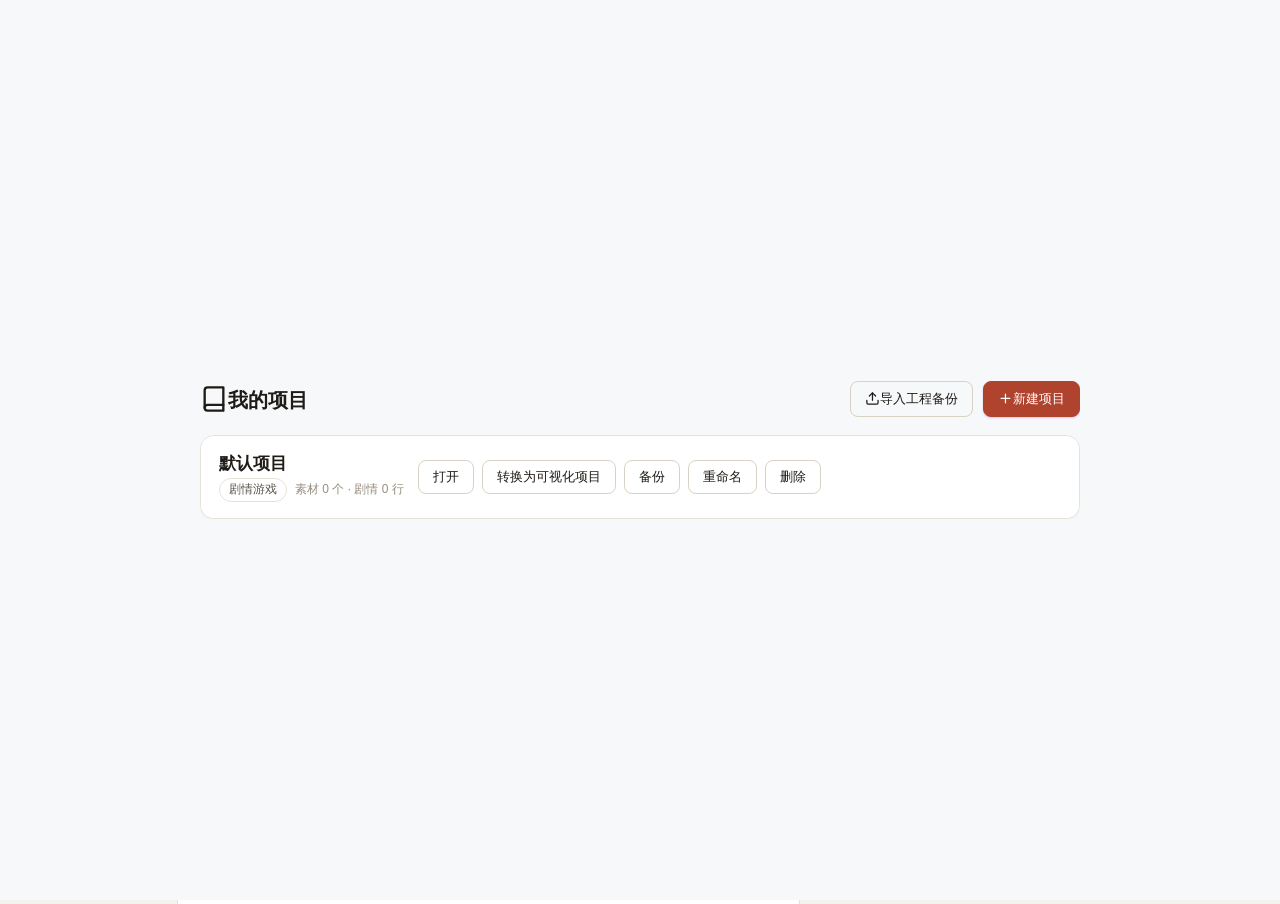
<file: index.html>
<!DOCTYPE html>
<html lang="zh-CN">
<head>
<meta charset="UTF-8">
<meta name="viewport" content="width=device-width, initial-scale=1.0, maximum-scale=1.0, minimum-scale=1.0, user-scalable=no, viewport-fit=cover">
<title>剧情编辑器</title>
<link rel="stylesheet" href="css/style.css?v=20261009-01">
</head>
<body>

<!-- ===== SVG 图标 sprite（页内定义，离线可用；按钮用 <svg class="ico"><use href="#ic-x"/></svg> 引用） ===== -->
<svg width="0" height="0" style="position:absolute" aria-hidden="true" focusable="false">
  <symbol id="ic-book" viewBox="0 0 24 24"><path d="M4 19.5A2.5 2.5 0 0 1 6.5 17H20" fill="none" stroke="currentColor" stroke-width="2" stroke-linecap="round" stroke-linejoin="round"/><path d="M6.5 2H20v20H6.5A2.5 2.5 0 0 1 4 19.5v-15A2.5 2.5 0 0 1 6.5 2z" fill="none" stroke="currentColor" stroke-width="2" stroke-linecap="round" stroke-linejoin="round"/></symbol>
  <symbol id="ic-folder" viewBox="0 0 24 24"><path d="M3 7a2 2 0 0 1 2-2h4l2 2h8a2 2 0 0 1 2 2v8a2 2 0 0 1-2 2H5a2 2 0 0 1-2-2z" fill="none" stroke="currentColor" stroke-width="2" stroke-linecap="round" stroke-linejoin="round"/></symbol>
  <symbol id="ic-settings" viewBox="0 0 24 24"><circle cx="12" cy="12" r="3" fill="none" stroke="currentColor" stroke-width="2"/><path d="M19.4 15a1.65 1.65 0 0 0 .33 1.82l.06.06a2 2 0 1 1-2.83 2.83l-.06-.06a1.65 1.65 0 0 0-1.82-.33 1.65 1.65 0 0 0-1 1.51V21a2 2 0 0 1-4 0v-.09A1.65 1.65 0 0 0 9 19.4a1.65 1.65 0 0 0-1.82.33l-.06.06a2 2 0 1 1-2.83-2.83l.06-.06a1.65 1.65 0 0 0 .33-1.82 1.65 1.65 0 0 0-1.51-1H3a2 2 0 0 1 0-4h.09A1.65 1.65 0 0 0 4.6 9a1.65 1.65 0 0 0-.33-1.82l-.06-.06a2 2 0 1 1 2.83-2.83l.06.06a1.65 1.65 0 0 0 1.82.33H9a1.65 1.65 0 0 0 1-1.51V3a2 2 0 0 1 4 0v.09a1.65 1.65 0 0 0 1 1.51 1.65 1.65 0 0 0 1.82-.33l.06-.06a2 2 0 1 1 2.83 2.83l-.06.06a1.65 1.65 0 0 0-.33 1.82V9a1.65 1.65 0 0 0 1.51 1H21a2 2 0 0 1 0 4h-.09a1.65 1.65 0 0 0-1.51 1z" fill="none" stroke="currentColor" stroke-width="2" stroke-linecap="round" stroke-linejoin="round"/></symbol>
  <symbol id="ic-play" viewBox="0 0 24 24"><polygon points="6 4 20 12 6 20 6 4" fill="currentColor" stroke="currentColor" stroke-width="2" stroke-linejoin="round"/></symbol>
  <symbol id="ic-download" viewBox="0 0 24 24"><path d="M21 15v4a2 2 0 0 1-2 2H5a2 2 0 0 1-2-2v-4" fill="none" stroke="currentColor" stroke-width="2" stroke-linecap="round" stroke-linejoin="round"/><polyline points="7 10 12 15 17 10" fill="none" stroke="currentColor" stroke-width="2" stroke-linecap="round" stroke-linejoin="round"/><line x1="12" y1="15" x2="12" y2="3" stroke="currentColor" stroke-width="2" stroke-linecap="round"/></symbol>
  <symbol id="ic-doc" viewBox="0 0 24 24"><path d="M14 2H6a2 2 0 0 0-2 2v16a2 2 0 0 0 2 2h12a2 2 0 0 0 2-2V8z" fill="none" stroke="currentColor" stroke-width="2" stroke-linecap="round" stroke-linejoin="round"/><polyline points="14 2 14 8 20 8" fill="none" stroke="currentColor" stroke-width="2" stroke-linecap="round" stroke-linejoin="round"/><line x1="16" y1="13" x2="8" y2="13" stroke="currentColor" stroke-width="2" stroke-linecap="round"/><line x1="16" y1="17" x2="8" y2="17" stroke="currentColor" stroke-width="2" stroke-linecap="round"/></symbol>
  <symbol id="ic-compass" viewBox="0 0 24 24"><circle cx="12" cy="12" r="10" fill="none" stroke="currentColor" stroke-width="2"/><polygon points="16.24 7.76 14.12 14.12 7.76 16.24 9.88 9.88 16.24 7.76" fill="currentColor" stroke="currentColor" stroke-width="2" stroke-linejoin="round"/></symbol>
  <symbol id="ic-undo" viewBox="0 0 24 24"><path d="M9 14L4 9l5-5" fill="none" stroke="currentColor" stroke-width="2" stroke-linecap="round" stroke-linejoin="round"/><path d="M4 9h11a5 5 0 0 1 0 10h-3" fill="none" stroke="currentColor" stroke-width="2" stroke-linecap="round" stroke-linejoin="round"/></symbol>
  <symbol id="ic-redo" viewBox="0 0 24 24"><path d="M15 14l5-5-5-5" fill="none" stroke="currentColor" stroke-width="2" stroke-linecap="round" stroke-linejoin="round"/><path d="M20 9H9a5 5 0 0 0 0 10h3" fill="none" stroke="currentColor" stroke-width="2" stroke-linecap="round" stroke-linejoin="round"/></symbol>
  <symbol id="ic-eye" viewBox="0 0 24 24"><path d="M2 12s3-7 10-7 10 7 10 7-3 7-10 7-10-7-10-7z" fill="none" stroke="currentColor" stroke-width="2" stroke-linecap="round" stroke-linejoin="round"/><circle cx="12" cy="12" r="3" fill="none" stroke="currentColor" stroke-width="2"/></symbol>
  <symbol id="ic-type" viewBox="0 0 24 24"><polyline points="4 7 4 4 20 4 20 7" fill="none" stroke="currentColor" stroke-width="2" stroke-linecap="round" stroke-linejoin="round"/><line x1="9" y1="20" x2="15" y2="20" stroke="currentColor" stroke-width="2" stroke-linecap="round"/><line x1="12" y1="4" x2="12" y2="20" stroke="currentColor" stroke-width="2" stroke-linecap="round"/></symbol>
  <symbol id="ic-sparkles" viewBox="0 0 24 24"><path d="M12 3l1.9 4.6L18.5 9.5 13.9 11.4 12 16l-1.9-4.6L5.5 9.5l4.6-1.9z" fill="currentColor" stroke="currentColor" stroke-width="1.5" stroke-linejoin="round"/></symbol>
  <symbol id="ic-keyboard" viewBox="0 0 24 24"><rect x="2" y="5" width="20" height="14" rx="2" fill="none" stroke="currentColor" stroke-width="2"/><path d="M6 9h.01M10 9h.01M14 9h.01M18 9h.01M8 13h.01M12 13h.01M16 13h.01M7 17h10" stroke="currentColor" stroke-width="2" stroke-linecap="round"/></symbol>
  <symbol id="ic-clipboard" viewBox="0 0 24 24"><rect x="8" y="2" width="8" height="4" rx="1" fill="none" stroke="currentColor" stroke-width="2"/><path d="M16 4h2a2 2 0 0 1 2 2v14a2 2 0 0 1-2 2H6a2 2 0 0 1-2-2V6a2 2 0 0 1 2-2h2" fill="none" stroke="currentColor" stroke-width="2" stroke-linecap="round" stroke-linejoin="round"/></symbol>
  <symbol id="ic-comment" viewBox="0 0 24 24"><path d="M21 11.5a8.38 8.38 0 0 1-8.5 8.5 8.5 8.5 0 0 1-3.8-.9L3 21l1.9-5.7a8.5 8.5 0 0 1-.9-3.8A8.38 8.38 0 0 1 12.5 3 8.38 8.38 0 0 1 21 11.5z" fill="none" stroke="currentColor" stroke-width="2" stroke-linecap="round" stroke-linejoin="round"/></symbol>
  <symbol id="ic-refresh" viewBox="0 0 24 24"><path d="M23 4v6h-6" fill="none" stroke="currentColor" stroke-width="2" stroke-linecap="round" stroke-linejoin="round"/><path d="M1 20v-6h6" fill="none" stroke="currentColor" stroke-width="2" stroke-linecap="round" stroke-linejoin="round"/><path d="M3.51 9a9 9 0 0 1 14.85-3.36L23 10M1 14l4.64 4.36A9 9 0 0 0 20.49 15" fill="none" stroke="currentColor" stroke-width="2" stroke-linecap="round" stroke-linejoin="round"/></symbol>
  <symbol id="ic-x" viewBox="0 0 24 24"><line x1="18" y1="6" x2="6" y2="18" stroke="currentColor" stroke-width="2" stroke-linecap="round"/><line x1="6" y1="6" x2="18" y2="18" stroke="currentColor" stroke-width="2" stroke-linecap="round"/></symbol>
  <symbol id="ic-alert" viewBox="0 0 24 24"><path d="M10.29 3.86L1.82 18a2 2 0 0 0 1.71 3h16.94a2 2 0 0 0 1.71-3L13.71 3.86a2 2 0 0 0-3.42 0z" fill="none" stroke="currentColor" stroke-width="2" stroke-linecap="round" stroke-linejoin="round"/><line x1="12" y1="9" x2="12" y2="13" stroke="currentColor" stroke-width="2" stroke-linecap="round"/><line x1="12" y1="17" x2="12.01" y2="17" stroke="currentColor" stroke-width="2" stroke-linecap="round"/></symbol>
  <symbol id="ic-palette" viewBox="0 0 24 24"><circle cx="13.5" cy="6.5" r=".9" fill="currentColor"/><circle cx="17.5" cy="10.5" r=".9" fill="currentColor"/><circle cx="8.5" cy="7.5" r=".9" fill="currentColor"/><circle cx="6.5" cy="12.5" r=".9" fill="currentColor"/><path d="M12 2a10 10 0 0 0 0 20 2.5 2.5 0 0 0 2.5-2.5c0-.7-.3-1.3-.7-1.8-.4-.5-.7-1-.7-1.7A2.5 2.5 0 0 1 15.5 13H18a4 4 0 0 0 4-4 10 10 0 0 0-10-7z" fill="none" stroke="currentColor" stroke-width="2" stroke-linecap="round" stroke-linejoin="round"/></symbol>
  <symbol id="ic-zap" viewBox="0 0 24 24"><polygon points="13 2 3 14 12 14 11 22 21 10 12 10 13 2" fill="currentColor" stroke="currentColor" stroke-width="1.5" stroke-linejoin="round"/></symbol>
  <symbol id="ic-highlighter" viewBox="0 0 24 24"><path d="M9 11l-4 4v4h4l4-4" fill="none" stroke="currentColor" stroke-width="2" stroke-linecap="round" stroke-linejoin="round"/><path d="M13 7l4 4" fill="none" stroke="currentColor" stroke-width="2" stroke-linecap="round"/><path d="M15 5l4 4" fill="none" stroke="currentColor" stroke-width="2" stroke-linecap="round"/></symbol>
  <symbol id="ic-align-left" viewBox="0 0 24 24"><line x1="17" y1="10" x2="3" y2="10" stroke="currentColor" stroke-width="2" stroke-linecap="round"/><line x1="21" y1="6" x2="3" y2="6" stroke="currentColor" stroke-width="2" stroke-linecap="round"/><line x1="21" y1="14" x2="3" y2="14" stroke="currentColor" stroke-width="2" stroke-linecap="round"/><line x1="17" y1="18" x2="3" y2="18" stroke="currentColor" stroke-width="2" stroke-linecap="round"/></symbol>
  <symbol id="ic-align-right" viewBox="0 0 24 24"><line x1="16" y1="10" x2="3" y2="10" stroke="currentColor" stroke-width="2" stroke-linecap="round"/><line x1="21" y1="6" x2="3" y2="6" stroke="currentColor" stroke-width="2" stroke-linecap="round"/><line x1="21" y1="14" x2="3" y2="14" stroke="currentColor" stroke-width="2" stroke-linecap="round"/><line x1="16" y1="18" x2="3" y2="18" stroke="currentColor" stroke-width="2" stroke-linecap="round"/></symbol>
  <symbol id="ic-align-center" viewBox="0 0 24 24"><line x1="17" y1="10" x2="7" y2="10" stroke="currentColor" stroke-width="2" stroke-linecap="round"/><line x1="19" y1="6" x2="5" y2="6" stroke="currentColor" stroke-width="2" stroke-linecap="round"/><line x1="19" y1="14" x2="5" y2="14" stroke="currentColor" stroke-width="2" stroke-linecap="round"/><line x1="17" y1="18" x2="7" y2="18" stroke="currentColor" stroke-width="2" stroke-linecap="round"/></symbol>
  <symbol id="ic-bold" viewBox="0 0 24 24"><path d="M7 5h5.5a3.5 3.5 0 0 1 0 7H7zM7 12h6.5a3.5 3.5 0 0 1 0 7H7z" fill="none" stroke="currentColor" stroke-width="2" stroke-linecap="round" stroke-linejoin="round"/></symbol>
  <symbol id="ic-italic" viewBox="0 0 24 24"><line x1="19" y1="4" x2="10" y2="4" stroke="currentColor" stroke-width="2" stroke-linecap="round"/><line x1="14" y1="20" x2="5" y2="20" stroke="currentColor" stroke-width="2" stroke-linecap="round"/><line x1="15" y1="4" x2="9" y2="20" stroke="currentColor" stroke-width="2" stroke-linecap="round"/></symbol>
  <symbol id="ic-underline" viewBox="0 0 24 24"><path d="M6 4v6a6 6 0 0 0 12 0V4" fill="none" stroke="currentColor" stroke-width="2" stroke-linecap="round"/><line x1="5" y1="20" x2="19" y2="20" stroke="currentColor" stroke-width="2" stroke-linecap="round"/></symbol>
  <symbol id="ic-strikethrough" viewBox="0 0 24 24"><line x1="4" y1="12" x2="20" y2="12" stroke="currentColor" stroke-width="2" stroke-linecap="round"/><path d="M7 7a5 5 0 0 1 5-3h0a4 4 0 0 1 4 4M17 17a4 4 0 0 1-4 3H9a4.5 4.5 0 0 1-4-5" fill="none" stroke="currentColor" stroke-width="2" stroke-linecap="round"/></symbol>
  <symbol id="ic-corner-up-left" viewBox="0 0 24 24"><polyline points="9 14 4 9 9 4" fill="none" stroke="currentColor" stroke-width="2" stroke-linecap="round" stroke-linejoin="round"/><path d="M20 20v-7a4 4 0 0 0-4-4H4" fill="none" stroke="currentColor" stroke-width="2" stroke-linecap="round" stroke-linejoin="round"/></symbol>
  <symbol id="ic-trash" viewBox="0 0 24 24"><polyline points="3 6 5 6 21 6" fill="none" stroke="currentColor" stroke-width="2" stroke-linecap="round"/><path d="M19 6v14a2 2 0 0 1-2 2H7a2 2 0 0 1-2-2V6m3 0V4a2 2 0 0 1 2-2h4a2 2 0 0 1 2 2v2" fill="none" stroke="currentColor" stroke-width="2" stroke-linecap="round" stroke-linejoin="round"/></symbol>
  <symbol id="ic-bookmark" viewBox="0 0 24 24"><path d="M19 21l-7-5-7 5V5a2 2 0 0 1 2-2h10a2 2 0 0 1 2 2z" fill="none" stroke="currentColor" stroke-width="2" stroke-linecap="round" stroke-linejoin="round"/></symbol>
  <symbol id="ic-minus" viewBox="0 0 24 24"><line x1="5" y1="12" x2="19" y2="12" stroke="currentColor" stroke-width="2" stroke-linecap="round"/></symbol>
  <symbol id="ic-pause" viewBox="0 0 24 24"><rect x="6" y="4" width="4" height="16" rx="1" fill="currentColor"/><rect x="14" y="4" width="4" height="16" rx="1" fill="currentColor"/></symbol>
  <symbol id="ic-circle-dot" viewBox="0 0 24 24"><circle cx="12" cy="12" r="9" fill="none" stroke="currentColor" stroke-width="2"/><circle cx="12" cy="12" r="3.5" fill="currentColor"/></symbol>
  <symbol id="ic-pencil" viewBox="0 0 24 24"><path d="M12 20h9" fill="none" stroke="currentColor" stroke-width="2" stroke-linecap="round"/><path d="M16.5 3.5a2.12 2.12 0 0 1 3 3L7 19l-4 1 1-4z" fill="none" stroke="currentColor" stroke-width="2" stroke-linecap="round" stroke-linejoin="round"/></symbol>
  <symbol id="ic-key" viewBox="0 0 24 24"><circle cx="7.5" cy="15.5" r="4.5" fill="none" stroke="currentColor" stroke-width="2"/><path d="M10.5 12.5L20 3M16 7l2 2M14 9l2 2" fill="none" stroke="currentColor" stroke-width="2" stroke-linecap="round" stroke-linejoin="round"/></symbol>
  <symbol id="ic-file-text" viewBox="0 0 24 24"><path d="M14 2H6a2 2 0 0 0-2 2v16a2 2 0 0 0 2 2h12a2 2 0 0 0 2-2V8z" fill="none" stroke="currentColor" stroke-width="2" stroke-linecap="round" stroke-linejoin="round"/><polyline points="14 2 14 8 20 8" fill="none" stroke="currentColor" stroke-width="2" stroke-linecap="round" stroke-linejoin="round"/><line x1="16" y1="13" x2="8" y2="13" stroke="currentColor" stroke-width="2" stroke-linecap="round"/><line x1="16" y1="17" x2="8" y2="17" stroke="currentColor" stroke-width="2" stroke-linecap="round"/></symbol>
  <symbol id="ic-brain" viewBox="0 0 24 24"><path d="M12 5a3 3 0 0 0-3 3 3 3 0 0 0-3 3 3 3 0 0 0 1 5 3 3 0 0 0 5 2 3 3 0 0 0 3 1 3 3 0 0 0 3-1 3 3 0 0 0 2-2.5A2.5 2.5 0 0 0 17 14a3 3 0 0 0 3-3 3 3 0 0 0-3-3 3 3 0 0 0-3-3 3 3 0 0 0-3-3z" fill="none" stroke="currentColor" stroke-width="2" stroke-linecap="round" stroke-linejoin="round"/></symbol>
  <symbol id="ic-fish" viewBox="0 0 24 24"><path d="M6 12c2-3 6-4 10-4 0 0 3 0 3 4 0 4-3 4-3 4-4 0-8-1-10-4z" fill="none" stroke="currentColor" stroke-width="2" stroke-linecap="round" stroke-linejoin="round"/><circle cx="9" cy="12" r=".9" fill="currentColor"/></symbol>
  <symbol id="ic-check" viewBox="0 0 24 24"><polyline points="20 6 9 17 4 12" fill="none" stroke="currentColor" stroke-width="2" stroke-linecap="round" stroke-linejoin="round"/></symbol>
  <symbol id="ic-lock" viewBox="0 0 24 24"><rect x="3" y="11" width="18" height="11" rx="2" fill="none" stroke="currentColor" stroke-width="2"/><path d="M7 11V7a5 5 0 0 1 10 0v4" fill="none" stroke="currentColor" stroke-width="2" stroke-linecap="round"/></symbol>
  <symbol id="ic-image" viewBox="0 0 24 24"><rect x="3" y="3" width="18" height="18" rx="2" fill="none" stroke="currentColor" stroke-width="2"/><circle cx="9" cy="9" r="2" fill="none" stroke="currentColor" stroke-width="2"/><path d="M21 15l-5-5L5 21" fill="none" stroke="currentColor" stroke-width="2" stroke-linecap="round" stroke-linejoin="round"/></symbol>
  <symbol id="ic-box" viewBox="0 0 24 24"><path d="M21 16V8a2 2 0 0 0-1-1.73l-7-4a2 2 0 0 0-2 0l-7 4A2 2 0 0 0 3 8v8a2 2 0 0 0 1 1.73l7 4a2 2 0 0 0 2 0l7-4A2 2 0 0 0 21 16z" fill="none" stroke="currentColor" stroke-width="2" stroke-linecap="round" stroke-linejoin="round"/><path d="M3.27 6.96L12 12l8.73-5.04M12 22V12" fill="none" stroke="currentColor" stroke-width="2" stroke-linecap="round" stroke-linejoin="round"/></symbol>
  <symbol id="ic-layers" viewBox="0 0 24 24"><path d="M12 2 2 7l10 5 10-5-10-5z" fill="none" stroke="currentColor" stroke-width="2" stroke-linecap="round" stroke-linejoin="round"/><path d="M2 12l10 5 10-5M2 17l10 5 10-5" fill="none" stroke="currentColor" stroke-width="2" stroke-linecap="round" stroke-linejoin="round"/></symbol>
  <symbol id="ic-music" viewBox="0 0 24 24"><path d="M9 18V5l12-2v13" fill="none" stroke="currentColor" stroke-width="2" stroke-linecap="round" stroke-linejoin="round"/><circle cx="6" cy="18" r="3" fill="none" stroke="currentColor" stroke-width="2"/><circle cx="18" cy="16" r="3" fill="none" stroke="currentColor" stroke-width="2"/></symbol>
  <symbol id="ic-volume" viewBox="0 0 24 24"><polygon points="11 5 6 9 2 9 2 15 6 15 11 19 11 5" fill="currentColor" stroke="currentColor" stroke-width="2" stroke-linejoin="round"/><path d="M19.07 4.93a10 10 0 0 1 0 14.14M15.54 8.46a5 5 0 0 1 0 7.07" fill="none" stroke="currentColor" stroke-width="2" stroke-linecap="round"/></symbol>
  <symbol id="ic-search" viewBox="0 0 24 24"><circle cx="11" cy="11" r="8" fill="none" stroke="currentColor" stroke-width="2"/><line x1="21" y1="21" x2="16.65" y2="16.65" stroke="currentColor" stroke-width="2" stroke-linecap="round"/></symbol>
  <symbol id="ic-bulb" viewBox="0 0 24 24"><path d="M9 18h6" stroke="currentColor" stroke-width="2" stroke-linecap="round"/><path d="M10 22h4" stroke="currentColor" stroke-width="2" stroke-linecap="round"/><path d="M15.09 14c.18-.98.65-1.74 1.41-2.5A4.65 4.65 0 0 0 18 8 6 6 0 0 0 6 8c0 1 .23 2.23 1.5 3.5.76.76 1.23 1.52 1.41 2.5" fill="none" stroke="currentColor" stroke-width="2" stroke-linecap="round" stroke-linejoin="round"/></symbol>
  <symbol id="ic-upload" viewBox="0 0 24 24"><path d="M21 15v4a2 2 0 0 1-2 2H5a2 2 0 0 1-2-2v-4" fill="none" stroke="currentColor" stroke-width="2" stroke-linecap="round" stroke-linejoin="round"/><polyline points="17 8 12 3 7 8" fill="none" stroke="currentColor" stroke-width="2" stroke-linecap="round" stroke-linejoin="round"/><line x1="12" y1="3" x2="12" y2="15" stroke="currentColor" stroke-width="2" stroke-linecap="round"/></symbol>
  <symbol id="ic-gradient" viewBox="0 0 24 24"><path d="M3 18a9 9 0 0 1 18 0" fill="none" stroke="currentColor" stroke-width="2" stroke-linecap="round"/><path d="M12 3v4" stroke="currentColor" stroke-width="2" stroke-linecap="round"/></symbol>
  <symbol id="ic-noise" viewBox="0 0 24 24"><path d="M19 16.9A5 5 0 0 0 18 7h-1.26a8 8 0 1 0-11.48 9" fill="none" stroke="currentColor" stroke-width="2" stroke-linecap="round" stroke-linejoin="round"/><line x1="12" y1="3" x2="12" y2="6" stroke="currentColor" stroke-width="2" stroke-linecap="round"/></symbol>
  <symbol id="ic-color" viewBox="0 0 24 24"><circle cx="12" cy="12" r="9" fill="none" stroke="currentColor" stroke-width="2"/><circle cx="12" cy="12" r="4" fill="currentColor"/></symbol>
  <symbol id="ic-plus" viewBox="0 0 24 24"><line x1="12" y1="5" x2="12" y2="19" stroke="currentColor" stroke-width="2" stroke-linecap="round"/><line x1="5" y1="12" x2="19" y2="12" stroke="currentColor" stroke-width="2" stroke-linecap="round"/></symbol>
  <symbol id="ic-stop" viewBox="0 0 24 24"><circle cx="12" cy="12" r="9" fill="none" stroke="currentColor" stroke-width="2"/><rect x="9" y="9" width="6" height="6" rx="1" fill="currentColor"/></symbol>
  <symbol id="ic-play-circle" viewBox="0 0 24 24"><circle cx="12" cy="12" r="10" fill="none" stroke="currentColor" stroke-width="2"/><polygon points="10 8 16 12 10 16 10 8" fill="currentColor" stroke="currentColor" stroke-width="1.5" stroke-linejoin="round"/></symbol>
  <symbol id="ic-user" viewBox="0 0 24 24"><circle cx="12" cy="8" r="4" fill="none" stroke="currentColor" stroke-width="2"/><path d="M4 21a8 8 0 0 1 16 0" fill="none" stroke="currentColor" stroke-width="2" stroke-linecap="round"/></symbol>
  <symbol id="ic-bili" viewBox="0 0 24 24"><rect x="3" y="7" width="18" height="13" rx="4" fill="none" stroke="currentColor" stroke-width="2"/><path d="M8 3l3 4M16 3l-3 4" fill="none" stroke="currentColor" stroke-width="2" stroke-linecap="round"/><path d="M7.5 11.5v5M11 11.5v5M14.5 11.5v5M18 11.5v5" fill="none" stroke="currentColor" stroke-width="1.6" stroke-linecap="round"/><circle cx="9" cy="14" r=".6" fill="currentColor"/><circle cx="15" cy="14" r=".6" fill="currentColor"/></symbol>
  <symbol id="ic-external" viewBox="0 0 24 24"><path d="M14 4h6v6" fill="none" stroke="currentColor" stroke-width="2" stroke-linecap="round" stroke-linejoin="round"/><path d="M20 4L10 14" fill="none" stroke="currentColor" stroke-width="2" stroke-linecap="round" stroke-linejoin="round"/><path d="M19 14v5a2 2 0 0 1-2 2H6a2 2 0 0 1-2-2V7a2 2 0 0 1 2-2h5" fill="none" stroke="currentColor" stroke-width="2" stroke-linecap="round" stroke-linejoin="round"/></symbol>
  <symbol id="ic-eye-off" viewBox="0 0 24 24"><path d="M17.94 17.94A10.07 10.07 0 0 1 12 20c-7 0-10-7-10-7a18.45 18.45 0 0 1 5.06-5.94M9.9 4.24A9.12 9.12 0 0 1 12 4c7 0 10 7 10 7a18.5 18.5 0 0 1-2.16 3.19m-6.72-1.07a3 3 0 1 1-4.24-4.24" fill="none" stroke="currentColor" stroke-width="2" stroke-linecap="round" stroke-linejoin="round"/><line x1="1" y1="1" x2="23" y2="23" stroke="currentColor" stroke-width="2" stroke-linecap="round"/></symbol>
  <symbol id="ic-db" viewBox="0 0 24 24"><ellipse cx="12" cy="5" rx="8" ry="3" fill="none" stroke="currentColor" stroke-width="2"/><path d="M4 5v6c0 1.66 3.58 3 8 3s8-1.34 8-3V5M4 11v6c0 1.66 3.58 3 8 3s8-1.34 8-3v-6" fill="none" stroke="currentColor" stroke-width="2" stroke-linecap="round" stroke-linejoin="round"/></symbol>
  <symbol id="ic-moon" viewBox="0 0 24 24"><path d="M21 12.79A9 9 0 1 1 11.21 3 7 7 0 0 0 21 12.79z" fill="none" stroke="currentColor" stroke-width="2" stroke-linecap="round" stroke-linejoin="round"/></symbol>
  <symbol id="ic-sun" viewBox="0 0 24 24"><circle cx="12" cy="12" r="4.5" fill="none" stroke="currentColor" stroke-width="2"/><line x1="12" y1="2" x2="12" y2="4.5" stroke="currentColor" stroke-width="2" stroke-linecap="round"/><line x1="12" y1="19.5" x2="12" y2="22" stroke="currentColor" stroke-width="2" stroke-linecap="round"/><line x1="4.22" y1="4.22" x2="6" y2="6" stroke="currentColor" stroke-width="2" stroke-linecap="round"/><line x1="18" y1="18" x2="19.78" y2="19.78" stroke="currentColor" stroke-width="2" stroke-linecap="round"/><line x1="2" y1="12" x2="4.5" y2="12" stroke="currentColor" stroke-width="2" stroke-linecap="round"/><line x1="19.5" y1="12" x2="22" y2="12" stroke="currentColor" stroke-width="2" stroke-linecap="round"/><line x1="4.22" y1="19.78" x2="6" y2="18" stroke="currentColor" stroke-width="2" stroke-linecap="round"/><line x1="18" y1="6" x2="19.78" y2="4.22" stroke="currentColor" stroke-width="2" stroke-linecap="round"/></symbol>
  <symbol id="ic-copy" viewBox="0 0 24 24"><rect x="9" y="9" width="11" height="11" rx="2" fill="none" stroke="currentColor" stroke-width="2" stroke-linecap="round" stroke-linejoin="round"/><path d="M5 15H4a2 2 0 0 1-2-2V4a2 2 0 0 1 2-2h9a2 2 0 0 1 2 2v1" fill="none" stroke="currentColor" stroke-width="2" stroke-linecap="round" stroke-linejoin="round"/></symbol>
  <symbol id="ic-shuffle" viewBox="0 0 24 24"><polyline points="16 3 21 3 21 8" fill="none" stroke="currentColor" stroke-width="2" stroke-linecap="round" stroke-linejoin="round"/><line x1="4" y1="20" x2="21" y2="3" stroke="currentColor" stroke-width="2" stroke-linecap="round" stroke-linejoin="round"/><polyline points="21 16 21 21 16 21" fill="none" stroke="currentColor" stroke-width="2" stroke-linecap="round" stroke-linejoin="round"/><line x1="15" y1="15" x2="21" y2="21" stroke="currentColor" stroke-width="2" stroke-linecap="round" stroke-linejoin="round"/><line x1="4" y1="4" x2="9" y2="9" stroke="currentColor" stroke-width="2" stroke-linecap="round" stroke-linejoin="round"/></symbol>
  <symbol id="ic-scissors" viewBox="0 0 24 24"><circle cx="6" cy="6" r="3" fill="none" stroke="currentColor" stroke-width="2"/><circle cx="6" cy="18" r="3" fill="none" stroke="currentColor" stroke-width="2"/><line x1="20" y1="4" x2="8.12" y2="15.88" stroke="currentColor" stroke-width="2" stroke-linecap="round"/><line x1="14.47" y1="14.47" x2="20" y2="20" stroke="currentColor" stroke-width="2" stroke-linecap="round"/><line x1="8.12" y1="8.12" x2="12" y2="12" stroke="currentColor" stroke-width="2" stroke-linecap="round"/></symbol>
  <symbol id="ic-select-all" viewBox="0 0 24 24"><path d="M4 8V4h4" fill="none" stroke="currentColor" stroke-width="2" stroke-linecap="round" stroke-linejoin="round"/><path d="M16 4h4v4" fill="none" stroke="currentColor" stroke-width="2" stroke-linecap="round" stroke-linejoin="round"/><path d="M20 16v4h-4" fill="none" stroke="currentColor" stroke-width="2" stroke-linecap="round" stroke-linejoin="round"/><path d="M8 20H4v-4" fill="none" stroke="currentColor" stroke-width="2" stroke-linecap="round" stroke-linejoin="round"/></symbol>
</svg>

<header class="topbar">
  <div class="brand"><svg class="ico" aria-hidden="true"><use href="#ic-book"/></svg>剧情编辑器<span class="ver" id="app-version">v25.4.121</span></div>
  <button id="btn-projects" class="btn btn-ghost" title="返回项目列表"><svg class="ico" aria-hidden="true"><use href="#ic-folder"/></svg>项目</button>
  <button id="btn-settings" class="btn btn-ghost" title="设置（含 AI 编剧）"><svg class="ico" aria-hidden="true"><use href="#ic-settings"/></svg>设置</button>
  <button id="btn-theme" class="btn btn-ghost" title="暗色模式"><svg class="ico" aria-hidden="true"><use href="#ic-moon"/></svg></button>
  <div class="top-actions">
    <button id="btn-preview" class="btn"><svg class="ico" aria-hidden="true"><use href="#ic-play"/></svg>试玩</button>
    <div class="dropdown">
      <button id="btn-export" class="btn btn-primary"><svg class="ico" aria-hidden="true"><use href="#ic-download"/></svg>导出成品 ▾</button>
      <div class="dropdown-menu" id="export-menu">
        <button data-export="single">单 HTML（双击即玩）</button>
        <button data-export="zip">标准结构压缩包（可改）</button>
        <div class="dropdown-sep"></div>
        <button data-export="backup"><svg class="ico" aria-hidden="true"><use href="#ic-db"/></svg>工程备份（含素材/变量/线索）</button>
      </div>
    </div>
    <button id="btn-docs" class="btn btn-ghost" title="查看使用文档"><svg class="ico" aria-hidden="true"><use href="#ic-doc"/></svg>文档</button>
  </div>
</header>

<main class="workspace">
  <!-- 左：导航（大纲），读取 // 与 /// 注释；/// 为更大层级 -->
  <nav class="outline-col" id="outline-col">
    <div class="outline-head"><span><svg class="ico" aria-hidden="true"><use href="#ic-compass"/></svg>导航</span><button id="outline-toggle" class="outline-toggle" title="折叠导航">«</button></div>
    <div class="outline-list" id="outline-list"></div>
  </nav>
  <!-- 左：剧情脚本（极简纯文本编辑器） -->
  <section class="editor-col">
    <div class="col-head">
      <span class="col-head-actions">
        <span class="col-head-left">
          <button id="outline-reopen" class="mini-btn hidden" title="展开导航"><svg class="ico" aria-hidden="true"><use href="#ic-compass"/></svg>导航</button>
          <span id="current-block-chip" class="block-chip" title="当前正在编辑的剧情块，点击在右侧仓库切换">主剧情</span>
          <span class="editor-mode-switch" role="group" aria-label="编辑器模式">
            <button id="editor-mode-visual" type="button">可视化编辑</button>
            <button id="editor-mode-source" type="button">源码模式</button>
          </span>
          <button id="visual-insert-menu" class="mini-btn" type="button" hidden>插入</button>
          <button id="btn-undo" class="icon-btn" title="撤销 (Ctrl+Z)" type="button"><svg class="ico" aria-hidden="true"><use href="#ic-undo"/></svg></button>
          <button id="btn-redo" class="icon-btn" title="重做 (Ctrl+Y)" type="button"><svg class="ico" aria-hidden="true"><use href="#ic-redo"/></svg></button>
        </span>
        <span class="col-head-right">
          <button id="btn-bbcode-preview" class="mini-btn" title="切换 BBCode 预览模式" type="button"><svg class="ico" aria-hidden="true"><use href="#ic-eye"/></svg>预览</button>
          <button id="btn-bbcode-toggle" class="mini-btn" title="显示/隐藏文字工具栏"><svg class="ico" aria-hidden="true"><use href="#ic-type"/></svg>文字工具</button>
          <button id="btn-ai-quick" class="mini-btn" title="AI 编剧：点击展开 AI 菜单（含全文助理、续写、扩写、润色等）" type="button"><svg class="ico" aria-hidden="true"><use href="#ic-sparkles"/></svg>AI</button>
          <button id="btn-review-panel" class="mini-btn" title="显示/隐藏右侧审阅面板"><svg class="ico" aria-hidden="true"><use href="#ic-comment"/></svg>审阅<span id="review-toggle-badge" class="review-toggle-badge" hidden>0</span></button>
          <button id="ime-lock-btn" class="mini-btn ime-toggle" type="button" title="竖屏插入素材时禁用软键盘，仍可点选插入行"><svg class="ico" aria-hidden="true"><use href="#ic-keyboard"/></svg>禁输入法</button>
        </span>
      </span>
    </div>
    <div class="clue-bar" id="clue-bar">
      <button id="btn-extract-clues-quick" class="mini-btn clue-btn hidden" title="手动提取关键线索（会消耗一些 AI 额度）"><svg class="ico" aria-hidden="true"><use href="#ic-search"/></svg>提取关键线索</button>
      <span id="clue-update-hint" class="clue-update-hint hidden"></span>
    </div>
    <div class="editor-body" id="editor-body">
      <div class="editor-text-wrap" id="editor-text-wrap">
        <div id="ln-gutter" class="ln-gutter" aria-hidden="true"></div>
        <textarea id="story-text" class="story-text" spellcheck="false" placeholder="在这里写剧情…&#10;// 以 // 开头的行为注释，游玩时不显示&#10;例如：&#10;<召唤背景:天空>&#10;主角抬头看了看。&#10;<停顿>（或 <停顿:2000> 自动停 2 秒）&#10;<召唤物品:宝箱>&#10;指令用尖括号 < >，BBCode 用方括号 [ ]"></textarea>
        <div id="word-count" class="word-count">总字数：0</div>
        <div id="block-review-line" class="block-review-line"></div>
      </div>
      <div id="story-visual-editor" class="story-visual-editor" hidden></div>
      <div id="story-preview" class="story-preview hidden"></div>
      <button id="todo-fab" class="todo-fab" type="button" title="素材待办：查看文字里召唤、但素材库还没有的素材"><svg class="ico" aria-hidden="true"><use href="#ic-clipboard"/></svg><span class="todo-fab-txt">待办</span><span id="todo-badge" class="todo-badge" hidden>0</span></button>
      <div id="todo-panel" class="todo-panel hidden">
        <div class="todo-panel-head">
          <span class="todo-panel-title">素材待办</span>
          <span class="todo-panel-sub">召唤了但库里还没有</span>
          <button id="todo-refresh" class="todo-icon-btn" type="button" title="刷新"><svg class="ico" aria-hidden="true"><use href="#ic-refresh"/></svg>刷新</button>
          <button id="todo-close" class="todo-icon-btn" type="button" title="关闭"><svg class="ico" aria-hidden="true"><use href="#ic-x"/></svg>关闭</button>
        </div>
        <div id="todo-list" class="todo-list"></div>
      </div>
    </div>
    <div id="compile-bar" class="compile-bar hidden">
      <div class="compile-head">
        <span id="compile-title"><svg class="ico" aria-hidden="true"><use href="#ic-alert"/></svg>编译检查</span>
        <span class="compile-actions">
          <button id="compile-cancel" class="btn btn-ghost">返回修改</button>
          <button id="compile-continue" class="btn btn-primary">仍要预览/导出 <svg class="ico" aria-hidden="true"><use href="#ic-play"/></svg></button>
        </span>
      </div>
      <div id="compile-list" class="compile-list"></div>
    </div>
  </section>

  <!-- 右1：审阅面板（试玩中记录的修改意见），位于编辑器与素材库之间 -->
  <aside class="review-col hidden" id="review-col">
    <div class="review-head"><svg class="ico" aria-hidden="true"><use href="#ic-comment"/></svg>审阅<span class="review-head-sub">试玩中记录的修改意见</span></div>
    <div class="review-list" id="review-list"></div>
  </aside>

  <!-- 右2：素材库 -->
  <aside class="library-col">

    <div class="tabs" id="lib-tabs">
      <button data-lib="background" class="active">背景库</button>
      <button data-lib="overlay">叠层库</button>
      <button data-lib="item">3D库</button>
      <button data-lib="music">音乐库</button>
      <button data-lib="sound">音效库</button>
      <button data-lib="dialogueblock">剧情块库</button>
      <button data-lib="variable">变量库</button>
    </div>

    <div class="lib-panel" id="lib-panel"></div>
    <div class="lib-footer">
      <button type="button" class="btn btn-danger-ghost" id="btn-clean-unused" title="扫描剧情（含所有子剧情块）与开场设置，删除其中未用到的素材">
        <svg class="ico" aria-hidden="true"><use href="#ic-trash"/></svg> 清理未使用素材
      </button>
    </div>
  </aside>

</main>

<!-- 预览弹层 -->
<div id="preview-modal" class="modal hidden">
  <div class="modal-bar">
    <span>预览</span>
    <button id="btn-review-play" class="btn btn-ghost review-play-btn" title="边玩边记修改意见"><svg class="ico" aria-hidden="true"><use href="#ic-comment"/></svg>审阅</button>
    <button id="btn-close-preview" class="btn btn-ghost">关闭</button>
  </div>
  <iframe id="preview-frame" sandbox="allow-scripts allow-same-origin allow-popups"></iframe>
</div>

<!-- 审阅输入弹窗 -->
<div id="review-input-modal" class="modal hidden">
  <div class="modal-box review-input-box">
    <div class="modal-box-head">试玩审阅 · <span id="review-input-block"></span></div>
    <div class="review-input-label">当前显示的剧情</div>
    <div id="review-input-context" class="review-input-context"></div>
    <div class="review-input-label">修改意见</div>
    <textarea id="review-input-text" class="review-input-text" placeholder="例如：这段节奏太慢，建议加快；或主角不该这么轻易相信陌生人…（Ctrl+Enter 保存，Esc 取消）"></textarea>
    <div class="modal-box-actions">
      <button id="review-input-cancel" class="btn btn-ghost">取消</button>
      <button id="review-input-save" class="btn btn-primary">保存审阅</button>
    </div>
  </div>
</div>

<!-- 项目页（启动优先显示） -->
<div id="projects-screen" class="projects-screen hidden">
  <div class="projects-inner">
    <div class="projects-head">
      <h2><svg class="ico" aria-hidden="true" style="width:1.4em;height:1.4em;vertical-align:-0.3em"><use href="#ic-book"/></svg>我的项目</h2>
      <div class="projects-head-actions">
        <button id="btn-import-project" class="btn btn-ghost"><svg class="ico" aria-hidden="true"><use href="#ic-upload"/></svg>导入工程备份</button>
        <input type="file" id="file-import-project" accept="application/json,.json" hidden>
        <button id="btn-new-project" class="btn btn-primary"><svg class="ico" aria-hidden="true"><use href="#ic-plus"/></svg>新建项目</button>
      </div>
    </div>
    <div id="projects-list" class="projects-list"></div>
  </div>
</div>

<!-- 新建项目弹层：选择 通用文章 / 剧情游戏 -->
<div id="new-project-modal" class="modal hidden">
  <div class="modal-box new-project-box">
    <div class="new-project-head">
      <svg class="ico" aria-hidden="true"><use href="#ic-plus"/></svg>
      <span class="new-project-title">新建项目</span>
      <button class="modal-x" id="new-project-x" title="取消">✕</button>
    </div>
    <div class="new-project-field">
      <label class="new-project-label">项目名称</label>
      <input type="text" id="new-project-name" class="new-project-input" placeholder="给项目起个名字…" maxlength="40">
    </div>
    <div class="new-project-field">
      <label class="new-project-label">项目类型</label>
      <div class="mode-cards">
        <button class="mode-card" data-mode="article">
          <div class="mode-card-ico"><svg class="ico" aria-hidden="true"><use href="#ic-clipboard"/></svg></div>
          <div class="mode-card-title">通用文章</div>
          <div class="mode-card-desc">写长文 / 专栏 / 随笔。保留大纲、简介、文风、上下文等 AI 能力，但不涉及指令、效果、分支，也不需素材与试玩。</div>
        </button>
        <button class="mode-card" data-mode="game">
          <div class="mode-card-ico"><svg class="ico" aria-hidden="true"><use href="#ic-book"/></svg></div>
          <div class="mode-card-title">剧情游戏</div>
          <div class="mode-card-desc">做可交互的剧情。支持素材库、指令、分支、BBCode 效果与试玩导出。</div>
        </button>
      </div>
    </div>
    <div class="modal-box-actions">
      <button id="new-project-cancel" class="btn btn-ghost">取消</button>
      <button id="new-project-create" class="btn btn-primary">创建</button>
    </div>
  </div>
</div>

<!-- 旧项目转换：始终复制到新项目，不会修改原项目 -->
<div id="project-convert-modal" class="modal hidden">
  <div class="modal-box project-convert-box">
    <div class="new-project-head"><span class="new-project-title">转换为可视化项目</span><button class="modal-x" id="project-convert-x" title="关闭">✕</button></div>
    <p class="project-convert-copy">将创建一份独立副本；原项目和素材不会被修改。</p>
    <div class="new-project-field"><label class="new-project-label">新项目名称</label><input id="project-convert-name" class="new-project-input" maxlength="60"></div>
    <div id="project-convert-status" class="project-convert-status" aria-live="polite"></div>
    <div class="modal-box-actions"><button id="project-convert-cancel" class="btn btn-ghost">取消</button><button id="project-convert-run" class="btn btn-primary">开始转换</button></div>
  </div>
</div>

<!-- 生成器弹层（渐变 / 噪波） -->
<div id="gen-modal" class="modal hidden">
  <div class="modal-box" id="gen-box"></div>
</div>

<!-- 背景图处理面板（上传后弹出，可调参数） -->
<div id="imgproc-modal" class="modal hidden">
  <div class="modal-box imgproc-box">
    <div class="imgproc-head">
      <svg class="ico" aria-hidden="true"><use href="#ic-palette"/></svg>
      <span class="imgproc-title">背景图处理</span>
      <span class="imgproc-fname" id="imgproc-fname"></span>
      <button class="imgproc-x" id="imgproc-x" title="取消">✕</button>
    </div>
    <div class="imgproc-previews">
      <div class="imgproc-pv"><span class="imgproc-pv-label">原图</span><img id="imgproc-orig" alt="原图"></div>
      <div class="imgproc-pv"><span class="imgproc-pv-label">处理后</span><canvas id="imgproc-res" class="imgproc-res"></canvas></div>
    </div>
    <div class="imgproc-size" id="imgproc-size">—</div>
    <div class="imgproc-controls">
      <div class="field"><label>分辨率</label>
        <select id="ip-height">
          <option value="0">原始尺寸</option>
          <option value="360">360（高）</option>
          <option value="540">540（高）</option>
          <option value="720" selected>720（高·默认）</option>
          <option value="1080">1080（高）</option>
          <option value="1440">1440（高）</option>
        </select>
      </div>
      <div class="field"><label>平滑缩放</label>
        <label class="switch"><input type="checkbox" id="ip-smooth" checked><span class="switch-track"></span></label>
        <span class="field-hint">关=像素硬边</span>
      </div>
      <div class="field"><label>像素量化</label>
        <label class="switch"><input type="checkbox" id="ip-quant" checked><span class="switch-track"></span></label>
        <span class="field-hint">关=保留原色</span>
      </div>
      <div class="field"><label>颜色级数</label>
        <input type="range" id="ip-colors" min="2" max="64" step="1" value="16">
        <span class="imgproc-val" id="ip-colors-val">16</span>
      </div>
      <div class="field"><label>亮度</label>
        <input type="range" id="ip-bright" min="-100" max="100" step="1" value="0">
        <span class="imgproc-val" id="ip-bright-val">0</span>
      </div>
      <div class="field"><label>对比度</label>
        <input type="range" id="ip-contrast" min="-100" max="100" step="1" value="0">
        <span class="imgproc-val" id="ip-contrast-val">0</span>
      </div>
      <div class="field"><label>饱和度</label>
        <input type="range" id="ip-sat" min="-100" max="100" step="1" value="0">
        <span class="imgproc-val" id="ip-sat-val">0</span>
      </div>
      <div class="field"><label>格式</label>
        <select id="ip-format">
          <option value="image/jpeg" selected>JPEG（体积小）</option>
          <option value="image/png">PNG（无损）</option>
        </select>
      </div>
      <div class="field" id="ip-quality-field"><label>质量</label>
        <input type="range" id="ip-quality" min="0.4" max="0.95" step="0.05" value="0.85">
        <span class="imgproc-val" id="ip-quality-val">0.85</span>
      </div>
    </div>
    <div class="imgproc-actions">
      <button class="btn btn-ghost" id="ip-reset">重置</button>
      <button class="btn btn-ghost" id="ip-orig">用原图</button>
      <button class="btn btn-ghost" id="ip-cancel">取消</button>
      <button class="btn btn-primary" id="ip-apply">应用并保存</button>
    </div>
  </div>
</div>

<!-- 音频处理面板（导入音乐/音效后弹出，可裁切 + 压缩） -->
<div id="audioproc-modal" class="modal hidden">
  <div class="modal-box audioproc-box">
    <div class="audioproc-head">
      <svg class="ico" aria-hidden="true"><use href="#ic-music"/></svg>
      <span class="audioproc-title">音频处理</span>
      <span class="audioproc-fname" id="audioproc-fname"></span>
      <button class="audioproc-x" id="audioproc-x" title="取消">✕</button>
    </div>
    <canvas id="audioproc-wave" class="audioproc-wave"></canvas>
    <div class="audioproc-info" id="audioproc-info">—</div>
    <div class="ap-mode-hint" id="ap-mode-hint" style="display:none"></div>
    <div class="audioproc-controls">
      <div class="field"><label>裁切起点</label>
        <input type="range" id="ap-start" min="0" max="0" step="0.1" value="0">
        <span class="audioproc-val" id="ap-start-val">0.0s</span>
      </div>
      <div class="field"><label>裁切终点</label>
        <input type="range" id="ap-end" min="0" max="0" step="0.1" value="0">
        <span class="audioproc-val" id="ap-end-val">0.0s</span>
      </div>
      <div class="field"><label>采样率</label>
        <select id="ap-sr">
          <option value="0" selected>原始采样率</option>
          <option value="44100">44100 Hz</option>
          <option value="32000">32000 Hz</option>
          <option value="22050">22050 Hz</option>
          <option value="16000">16000 Hz</option>
          <option value="11025">11025 Hz</option>
        </select>
      </div>
      <div class="field"><label>声道</label>
        <select id="ap-channels">
          <option value="2" selected>立体声</option>
          <option value="1">单声道</option>
        </select>
      </div>
      <div class="field"><label>格式</label>
        <select id="ap-format">
          <option value="mp3" selected>MP3（体积小）</option>
          <option value="wav">WAV（无损）</option>
        </select>
      </div>
      <div class="field" id="ap-kbps-field"><label>码率</label>
        <select id="ap-kbps">
          <option value="96">96 kbps</option>
          <option value="128" selected>128 kbps</option>
          <option value="192">192 kbps</option>
        </select>
      </div>
    </div>
    <div class="audioproc-actions">
      <button class="btn btn-ghost" id="ap-reset">重置</button>
      <button class="btn btn-ghost" id="ap-orig">用原文件</button>
      <button class="btn btn-ghost" id="ap-preview"><svg class="ico" aria-hidden="true"><use href="#ic-play"/></svg>试听片段</button>
      <button class="btn btn-ghost" id="ap-cancel">取消</button>
      <button class="btn btn-primary" id="ap-apply">应用并保存</button>
    </div>
  </div>
</div>

<!-- 隐藏的文件选择器 -->
<input type="file" id="file-bg" accept="image/*" multiple hidden>
<input type="file" id="file-item" accept=".jgl" hidden>
<input type="file" id="file-overlay" accept="image/*" multiple hidden>
<input type="file" id="file-audio" accept="audio/*" multiple hidden>

<script src="js/zip.js?v=20260722-60"></script>
<script src="js/storage.js?v=20261007-03"></script>
<script src="js/time-machine.js?v=20261007-03"></script>
<script src="js/project-converter.js?v=20260827-02"></script>
<script src="js/story-vars.js?v=20260917-01"></script>
<script src="js/story-options.js?v=20260827-03"></script>
<script src="js/story-visual-doc.js?v=20260829-01"></script>
<script src="js/story-visual-ui.js?v=20261007-03"></script>
<script src="js/galgame-dialogue.js?v=20260917-01"></script>
<script src="js/generators.js?v=20260722-60"></script>
<script src="js/bbcode.js?v=20260722-60"></script>
<script src="js/exporter.js?v=20261101-02"></script>
<script src="js/ai.js?v=20260912-01"></script>
<script src="js/agent.js?v=20260912-12"></script>
<script src="js/overlay-sample.js?v=20260917-03"></script>
<script src="js/lame.min.js?v=1"></script>
<!-- sample-project.js 改为按需懒加载（内含压缩后内联示例素材 data URL，约 1.5MB，避免拖慢编辑器日常启动），见 editor.js ensureSampleProject() -->
<script src="js/editor.js?v=20261101-02"></script>
<!-- 文字浮动工具栏 -->
<div id="bbcode-float" class="bbcode-float hidden">
  <div id="bbcode-drag" class="bbcode-drag-head">⋮⋮ 文字工具栏</div>
  <div class="bbcode-btns">
    <div class="bb-row">
      <span class="bb-label">样式</span>
      <button data-tag="b" class="bb"><b>B</b> 粗体</button>
      <button data-tag="i" class="bb"><i>I</i> 斜体</button>
      <button data-tag="u" class="bb"><u>U</u> 下划线</button>
      <button data-tag="s" class="bb"><s>S</s> 删除线</button>
      <button id="bb-color-btn" class="bb"><svg class="ico" aria-hidden="true"><use href="#ic-palette"/></svg>色</button>
      <button data-tag="shadow" class="bb">阴影</button>
      <button data-tag="glow" class="bb"><svg class="ico" aria-hidden="true"><use href="#ic-sparkles"/></svg>发光</button>
      <button data-tag="instant" class="bb" title="选中文字直接整段出现（不逐字打字）"><svg class="ico" aria-hidden="true"><use href="#ic-zap"/></svg>瞬显</button>
      <button data-tag="highlight" class="bb"><svg class="ico" aria-hidden="true"><use href="#ic-highlighter"/></svg>记号笔</button>
    </div>
    <div class="bb-row bb-row-size">
      <span class="bb-label">字号</span>
      <button data-tag="size" class="bb">字号</button>
      <input type="range" id="bb-size" min="8" max="60" value="24">
      <span id="bb-size-val" class="bb-size-val">24</span>
      <span class="bb-label" style="width:auto;margin-left:4px">预设:</span>
      <button class="bb bb-size-preset" data-size="14">14</button>
      <button class="bb bb-size-preset" data-size="18">18</button>
      <button class="bb bb-size-preset" data-size="24">24</button>
      <button class="bb bb-size-preset" data-size="32">32</button>
      <button class="bb bb-size-preset" data-size="48">48</button>
    </div>
    <div class="bb-row">
      <span class="bb-label">排版</span>
      <button data-tag="left" class="bb"><svg class="ico" aria-hidden="true"><use href="#ic-align-left"/></svg>左</button>
      <button data-tag="center" class="bb">≡ 中</button>
      <button data-tag="right" class="bb"><svg class="ico" aria-hidden="true"><use href="#ic-align-right"/></svg>右</button>
      <button data-tag="br" class="bb"><svg class="ico" aria-hidden="true"><use href="#ic-corner-up-left"/></svg>换行</button>
      <span style="flex:1"></span>
      <button id="bb-clear" class="bb" style="color:#c0392b" title="清除光标所在行的所有 BBCode 标签"><svg class="ico" aria-hidden="true"><use href="#ic-trash"/></svg>清除</button>
    </div>
    <div class="bb-row">
      <span class="bb-label">指令</span>
      <button id="bb-title-btn" class="bb"><svg class="ico" aria-hidden="true"><use href="#ic-bookmark"/></svg>浮动标题</button>
      <button id="bb-divider-btn" class="bb" title="插入分割线（<分割线:备注>，备注可空）；游戏中显示并停顿"><svg class="ico" aria-hidden="true"><use href="#ic-minus"/></svg>分割线</button>
      <button id="bb-pause-btn" class="bb" title="插入停顿（<停顿> 等点击继续；<停顿:2000> 自动停 2 秒）"><svg class="ico" aria-hidden="true"><use href="#ic-pause"/></svg>停顿</button>
      <button id="bb-option-btn" class="bb" title='插入空选项 <选项:"">，光标自动落在引号内；输入按钮文字，需要分支跳转时补上「,块名」'><svg class="ico" aria-hidden="true"><use href="#ic-circle-dot"/></svg>添加选项</button>
    </div>
  </div>
  <div id="color-pop" class="color-pop hidden">
    <div class="color-pop-row">
      <input type="color" id="color-pop-input" value="#ffcc00">
      <input type="text" id="color-pop-hex" class="color-pop-hex" value="#ffcc00" maxlength="7" spellcheck="false">
    </div>
    <div class="color-pop-row common-colors-row">
      <span class="cc-label">常用色</span>
      <div id="common-colors" class="common-colors"></div>
    </div>
    <div class="cc-hint">左键套用 · 右键自定义该格</div>
    <div class="color-pop-actions">
      <button id="color-pop-cancel" class="btn btn-ghost">取消</button>
      <button id="color-pop-ok" class="btn btn-primary">套用</button>
    </div>
    <input type="color" id="cc-edit-input" class="cc-edit-input" value="#ffffff">
  </div>
</div>

<!-- 设置抽屉（右侧滑出）：AI 编剧 与 通用 的统一入口 -->
<div id="settings-drawer" class="modal hidden">
  <div class="settings-box">
    <div class="ai-drawer-head">
      <span><svg class="ico" aria-hidden="true"><use href="#ic-settings"/></svg>设置</span>
      <button id="settings-close" class="ai-x" title="关闭">×</button>
    </div>
    <div class="settings-body">
    <div class="settings-nav">
      <button class="settings-subnav active" data-sub="ai"><svg class="ico" aria-hidden="true"><use href="#ic-sparkles"/></svg>AI 编剧</button>
      <button class="settings-subnav" data-sub="general"><svg class="ico" aria-hidden="true"><use href="#ic-settings"/></svg>通用</button>
      <button class="settings-subnav" data-sub="appearance"><svg class="ico" aria-hidden="true"><use href="#ic-eye"/></svg>外观</button>
      <button class="settings-subnav" data-sub="time-machine"><svg class="ico" aria-hidden="true"><use href="#ic-corner-up-left"/></svg>时光机</button>
      <button class="settings-subnav" data-sub="toy"><svg class="ico" aria-hidden="true"><use href="#ic-bili"/></svg>Toy推送</button>
      <button class="settings-subnav" data-sub="about"><svg class="ico" aria-hidden="true"><use href="#ic-user"/></svg>关于作者</button>
    </div>
    <div class="settings-content">
      <!-- 子项：AI 编剧 -->
      <div class="settings-sub" data-sub="ai">
        <div class="ai-section">
          <h4><svg class="ico" aria-hidden="true"><use href="#ic-pencil"/></svg>创作设定 <span class="ai-sub-tip">AI 写作会参考这里</span></h4>
          <div class="ai-hint">创作设定是剧情的“基因”，AI 编剧会读取它来保持风格统一。仅存本机，不进导出的游戏成品。</div>
          <div class="field"><label>简介</label><textarea id="c-intro" class="creation-ta" placeholder="一句话或一段故事简介"></textarea></div>
          <div class="field"><label>大纲</label><textarea id="c-outline" class="creation-ta" placeholder="故事主线 / 章节走向"></textarea></div>
          <div class="field"><label>世界观</label><textarea id="c-world" class="creation-ta" placeholder="世界设定 / 规则 / 背景"></textarea></div>
          <div class="field"><label>文风</label><textarea id="c-style" class="creation-ta" placeholder="叙述文风（如：零度、冷峻、温馨、诙谐）"></textarea></div>
        </div>
        <div class="ai-section">
          <h4><svg class="ico" aria-hidden="true"><use href="#ic-search"/></svg>关键线索 <span class="ai-sub-tip">可能影响整体剧情的伏笔</span></h4>
          <div class="ai-hint">记录贯穿全文、可能影响走向的线索（人物特征 / 性格 / 创伤、未揭秘角色、未用 / 强力物件、未解 / 余波事件、隐患等）。点「提取关键线索」会综合大纲、简介与全部正文重新梳理，对现有线索做增删改。</div>
          <div class="field"><label>关键线索</label><textarea id="ai-clues" class="creation-ta clues-ta" placeholder="每条一行，可用 [类别] 前缀（如 [人物特征] / [未解角色] / [隐患]）&#10;留空则点「提取关键线索」从零生成"></textarea></div>
          <div class="clues-actions">
            <button id="btn-extract-clues" class="btn btn-primary">提取关键线索</button>
            <span id="clues-status" class="ai-status"></span>
          </div>
          <div id="clues-change-note" class="clues-note hidden"></div>
        </div>
        <div class="ai-section">
          <h4><svg class="ico" aria-hidden="true"><use href="#ic-key"/></svg>模型与密钥</h4>
          <div class="field"><label>Deepseek API Key</label><input type="password" id="ai-key" placeholder="sk-..." autocomplete="off"></div>
          <div class="field"><label>Base URL</label><input type="text" id="ai-base" placeholder="https://api.deepseek.com"></div>
          <div class="field"><label>模型</label><input type="text" id="ai-model" placeholder="deepseek-v4-flash"></div>
          <div class="field"><label>演出强度</label>
            <select id="ai-intensity"><option value="轻">轻</option><option value="中" selected>中</option><option value="重">重</option></select>
          </div>
          <div class="field"><label>温度 <span id="ai-temp-val">0.8</span></label><input type="range" id="ai-temp" min="0" max="1.5" step="0.1" value="0.8"></div>
          <div class="field ai-check"><label><input type="checkbox" id="ai-selfcheck"> 自检精修（每次多调一次，更慢更贵）</label></div>
          <div class="ai-hint" id="ai-key-hint"></div>
        </div>
        <div class="ai-section">
          <h4><svg class="ico" aria-hidden="true"><use href="#ic-eye-off"/></svg>界面精简</h4>
          <div class="ai-hint">打开后，除「设置」里的 AI 配置外，编辑器与素材待办中的所有 AI 按钮（如 AI 编剧、提示词、提取关键线索）都会被隐藏。</div>
          <div class="field ai-check"><label><input type="checkbox" id="ai-hide-all"> 隐藏所有 AI 功能</label></div>
        </div>
      </div>
      <!-- 子项：通用 -->
      <div class="settings-sub hidden" data-sub="general">
        <div class="ai-section" id="settings-general"></div>
      </div>
      <!-- 子项：外观 -->
      <div class="settings-sub hidden" data-sub="appearance">
        <div class="ai-section" id="settings-appearance"></div>
      </div>
      <!-- 子项：Toy 推送 -->
      <div class="settings-sub hidden" data-sub="time-machine">
        <div class="ai-section" id="settings-time-machine"></div>
      </div>
      <div class="settings-sub hidden" data-sub="toy">
        <div class="ai-section" id="settings-toy"></div>
      </div>
      <!-- 子项：关于作者 -->
      <div class="settings-sub hidden" data-sub="about">
        <div class="ai-section">
          <div class="about-author">
            <div class="about-avatar">叽</div>
            <div class="about-meta">
              <div class="about-name">叽咕</div>
              <div class="about-role">「剧情编辑器」作者</div>
            </div>
          </div>
          <div class="about-bio">一个用代码做互动叙事的小创作者，平时在 B 站分享作品与制作过程，也欢迎大家来催更、提需求～</div>
          <a class="about-bili" href="https://space.bilibili.com/679874" target="_blank" rel="noopener noreferrer">
            <svg class="ico" aria-hidden="true"><use href="#ic-bili"/></svg> 访问我的 B 站主页
            <svg class="ico ico-sm" aria-hidden="true"><use href="#ic-external"/></svg>
          </a>
          <div class="about-divider"></div>
          <h4><svg class="ico" aria-hidden="true"><use href="#ic-book"/></svg> 关于本工具</h4>
          <div class="about-tool">剧情编辑器是一个纯前端、可离线运行的互动剧情制作工具：用一行行文字推进剧情，支持背景 / 物品 / 音乐 / 音效素材，导出单 HTML 即可发布到 B 站 Toy。数据仅存本机，不上传服务器。</div>
          <div class="about-version">当前版本 <span id="about-version">v25.4.121</span></div>
        </div>
      </div>
    </div>
  </div>
  </div>
</div>

<!-- 编辑器列头 🤖 快捷菜单 -->
<div id="ai-quick-menu" class="ai-quick-menu hidden"></div>
<div id="visual-insert-popover" class="ai-quick-menu hidden" hidden></div>

<!-- AI 生成结果审阅窗 -->
<div id="ai-review-modal" class="modal hidden">
  <div class="ai-review-box">
    <div class="ai-review-head">
      <span id="ai-review-title">审阅 · AI 生成（将插入此处）</span>
      <button id="ai-review-close" class="ai-x" title="关闭">×</button>
    </div>
    <div class="ai-review-body">
      <div id="ai-status" class="ai-status"></div>
      <div class="ai-review-ctx ai-review-before hidden" id="ai-review-before"></div>
      <!-- 大纲生成模式专用预览：大纲与已写前文并排，下方提示 + 开始按钮 -->
      <div class="ai-review-outline hidden" id="ai-review-outline">
        <div class="ai-review-outline-cols">
          <div class="ai-review-outline-col">
            <div class="ai-review-outline-h"><svg class="ico" aria-hidden="true"><use href="#ic-clipboard"/></svg>创作设定（大纲 / 简介 / 世界观 / 文风）</div>
            <pre id="ai-outline-creation" class="ai-review-outline-body"></pre>
          </div>
          <div class="ai-review-outline-col">
            <div class="ai-review-outline-h"><svg class="ico" aria-hidden="true"><use href="#ic-file-text"/></svg>已写好的前文（不会被修改）</div>
            <pre id="ai-outline-existing" class="ai-review-outline-body"></pre>
          </div>
        </div>
        <p class="ai-review-outline-hint">提示：已写的原文不会被修改，AI 只会在其后接续。</p>
      </div>
      <!-- 重写/润色模式专用预览：只显示选中文字，不显示上下文 -->
      <div class="ai-review-selection hidden" id="ai-review-selection">
        <div class="ai-review-outline-h"><svg class="ico" aria-hidden="true"><use href="#ic-file-text"/></svg>选中的文字（AI 只处理它，不会改动上下文）</div>
        <pre id="ai-review-selection-text" class="ai-review-outline-body"></pre>
      </div>
      <!-- 输出区：预览态浮「开始」按钮、生成态浮旋转提示、结果态显示文字，三者共用同一块区域，使上下文获得更多空间 -->
      <div class="ai-review-mid" id="ai-review-mid">
        <textarea id="ai-review-text" class="ai-review-text" spellcheck="false"></textarea>
        <div class="ai-review-start hidden" id="ai-review-start">
          <p class="ai-review-start-note" id="ai-start-note-text">请确认上下文后点击开始续写。</p>
          <div class="ai-note-chips" id="ai-note-chips"></div>
          <textarea id="ai-note" class="ai-note-input" rows="5" placeholder="生成方向备注（内容方向，大概行数等）"></textarea>
          <div class="ai-genparams hidden" id="ai-genparams-wrap">
            <label class="ai-param-check">
              <input type="checkbox" id="ai-deepthink"> <svg class="ico" aria-hidden="true"><use href="#ic-brain"/></svg>深度思考（先规划再一次性铺开多个场景的大段，起稿 / 中段续写皆可用，更慢更贵；不勾选则快速顺势续写一段）
            </label>
            <div class="ai-param-row" data-ai-param="puzzle">
              <label>谜题设计数量 <span id="ai-puzzle-val">0</span></label>
              <input type="range" id="ai-puzzle" min="0" max="20" step="1" value="0">
              <span class="ai-sub-tip">安排这么多「召唤物体」谜题（0 = 不强制）</span>
            </div>
            <div class="ai-param-row" data-ai-param="branches">
              <label>对话分支数量 <span id="ai-branches-val">0</span></label>
              <input type="range" id="ai-branches" min="0" max="20" step="1" value="0">
              <span class="ai-sub-tip">安排这么多「对话 / 选择」分支（&gt;0 会自动拆成「主剧情 + 分支剧情块」；0 = 不强制）</span>
            </div>
          </div>
          <button id="ai-start-gen" class="btn btn-primary btn-lg">开始续写</button>
        </div>
        <div class="ai-review-spinner hidden" id="ai-review-spinner">
          <div class="spinner"></div>
          <p id="ai-spinner-text">AI 生成中…</p>
        </div>
        <div class="ai-gen-live hidden" id="ai-gen-live">
          <div class="ai-gen-live-bar">
            <button id="ai-stop-keep" class="btn btn-ghost btn-sm" type="button">停止并采纳已有</button>
            <button id="ai-redirect-toggle" class="btn btn-ghost btn-sm" type="button">插话改方向</button>
          </div>
          <div class="ai-redirect-box hidden" id="ai-redirect-box">
            <input id="ai-redirect-input" class="ai-redirect-input" type="text" placeholder="输入新方向，如：别写对话了，直接进下个场景">
            <button id="ai-redirect-send" class="btn btn-sm" type="button">发送</button>
          </div>
        </div>
      </div>
      <div class="ai-review-ctx ai-review-after hidden" id="ai-review-after"></div>
      <div class="ai-review-req hidden" id="ai-review-req">
        <div class="ai-review-req-head">
          <span><svg class="ico" aria-hidden="true"><use href="#ic-clipboard"/></svg>AI 需求素材（待你制作/寻找，不插入剧本）</span>
          <button id="ai-req-copy" class="btn btn-ghost btn-sm" title="复制到剪贴板">复制</button>
        </div>
        <pre id="ai-review-req-text" class="ai-review-req-text"></pre>
      </div>
      <div id="ai-hook-chooser" class="ai-hook-chooser hidden">
        <div class="ai-hook-head"><svg class="ico" aria-hidden="true"><use href="#ic-fish"/></svg>挑选一个开头（共生成 6 个，点击「选用」即插入）</div>
        <div id="ai-hook-list" class="ai-hook-list"></div>
        <div class="ai-hook-foot">
          <button id="ai-hook-regen" class="btn" type="button"><svg class="ico" aria-hidden="true"><use href="#ic-refresh"/></svg>重新生成 6 个</button>
        </div>
      </div>
      <div class="ai-blocksum hidden" id="ai-blocksum"></div>
    </div>
    <div class="ai-review-actions" id="ai-review-actions">
      <button id="ai-accept" class="btn btn-primary">接受并插入</button>
      <button id="ai-revise" class="btn">重提要求</button>
      <button id="ai-discard" class="btn btn-ghost">丢弃</button>
    </div>
  </div>
</div>

  <!-- 背景提示词生成窗（排版模仿「从大纲生成」）：为素材待办里的背景生成 AI 生图提示词 -->
  <div id="bg-prompt-modal" class="modal hidden">
    <div class="ai-review-box">
      <div class="ai-review-head">
        <span id="bgp-title">背景提示词</span>
        <button id="bgp-close" class="ai-x" title="关闭">×</button>
      </div>
      <div class="ai-review-body">
        <div id="bgp-status" class="ai-status"></div>
        <div class="ai-review-outline">
          <div class="ai-review-outline-cols">
            <div class="ai-review-outline-col">
              <div class="ai-review-outline-h"><svg class="ico" aria-hidden="true"><use href="#ic-clipboard"/></svg>创作设定（简介 / 大纲 / 世界观 / 文风）</div>
              <pre id="bgp-creation" class="ai-review-outline-body"></pre>
            </div>
            <div class="ai-review-outline-col">
              <div class="ai-review-outline-h"><svg class="ico" aria-hidden="true"><use href="#ic-file-text"/></svg>该背景召唤处上下文（上下各 15 行）</div>
              <pre id="bgp-context" class="ai-review-outline-body"></pre>
            </div>
          </div>
          <p class="ai-review-outline-hint">AI 会揣摩此场景的画面内容、打光与氛围，生成用于 AI 生图的提示词，并自动追加常用画质优化词。</p>
        </div>
        <div class="ai-review-mid" id="bgp-mid">
          <textarea id="bgp-text" class="ai-review-text" spellcheck="false" placeholder="生成的图片提示词会显示在这里，可自行编辑（编辑后复制/关闭会一并保存）"></textarea>
          <div class="ai-review-start hidden" id="bgp-start">
            <div class="bgp-params">
              <div class="bgp-params-title">画面参数（下拉选择预设；风格 / 光照选「自定义」时，具体描述请写在下方「补充信息」里）</div>
              <div class="bgp-grid">
                <div class="field">
                  <label>比例</label>
                  <select id="bgp-ratio">
                    <option value="landscape">横屏 16:9</option>
                    <option value="portrait">竖屏 9:16</option>
                  </select>
                </div>
                <div class="field">
                  <label>画面风格</label>
                  <select id="bgp-style">
                    <option value="3d">3D 渲染风</option>
                    <option value="ghibli">吉卜力动漫</option>
                    <option value="doodle">手绘涂鸦</option>
                    <option value="comic">美漫风</option>
                    <option value="realistic">半写实风格化</option>
                    <option value="photo">写实</option>
                    <option value="custom">自定义（写补充信息）</option>
                  </select>
                </div>
                <div class="field">
                  <label>场景光照</label>
                  <select id="bgp-lighting">
                    <option value="dim-indoor">昏暗室内</option>
                    <option value="bright-indoor">明亮室内</option>
                    <option value="natural-indoor">自然光室内</option>
                    <option value="outdoor-dawn">户外清晨</option>
                    <option value="outdoor-day">户外白天</option>
                    <option value="outdoor-dusk">户外傍晚</option>
                    <option value="custom">自定义（写补充信息）</option>
                  </select>
                </div>
                <div class="field">
                  <label>景别</label>
                  <select id="bgp-composition">
                    <option value="extreme-long">超远景</option>
                    <option value="long">远景</option>
                    <option value="medium">中景</option>
                    <option value="close">近景</option>
                    <option value="extreme-close">特写</option>
                    <option value="macro">微距</option>
                  </select>
                </div>
                <div class="field">
                  <label>镜头效果</label>
                  <select id="bgp-lens">
                    <option value="none">无（默认）</option>
                    <option value="dof">景深</option>
                    <option value="motion-blur">运动模糊</option>
                    <option value="caustics">焦散</option>
                    <option value="fisheye">鱼眼相机</option>
                    <option value="tilt-shift">移轴效果</option>
                    <option value="isometric">等轴</option>
                  </select>
                </div>
                <div class="field bgp-field-wide">
                  <label>补充信息 / 特殊效果</label>
                  <textarea id="bgp-special" class="bgp-special" spellcheck="false" placeholder="自定义风格 / 光照的具体描述、特殊效果、其他补充，如：赛博朋克霓虹、体积雾、下雨、魔法光效"></textarea>
                </div>
              </div>
            </div>
            <p class="ai-review-start-note" id="bgp-start-note">填写或确认补充参数后，点击「生成提示词」生成该背景的图片提示词。</p>
            <button id="bgp-gen" class="btn btn-primary btn-lg"><svg class="ico" aria-hidden="true"><use href="#ic-sparkles"/></svg>生成提示词</button>
          </div>
          <div class="ai-review-spinner hidden" id="bgp-spinner">
            <div class="spinner"></div>
            <p>AI 揣摩场景中…</p>
          </div>
        </div>
      </div>
      <div class="ai-review-actions" id="bgp-actions">
        <button id="bgp-copy" class="btn btn-primary"><svg class="ico" aria-hidden="true"><use href="#ic-clipboard"/></svg>复制提示词</button>
        <button id="bgp-regen" class="btn"><svg class="ico" aria-hidden="true"><use href="#ic-refresh"/></svg>重新生成</button>
        <button id="bgp-done" class="btn btn-ghost">关闭</button>
      </div>
    </div>
  </div>

  <!-- 全文助理：对话框（把全文/大纲/简介/文风/线索一次性喂给 AI，之后持续对话，可全文改写） -->
  <div id="fulltext-assistant" class="modal hidden">
    <div class="fta-box modal-box">
      <div class="fta-head">
        <span class="fta-title"><svg class="ico" aria-hidden="true"><use href="#ic-brain"/></svg> 全文助理</span>
        <button id="fta-close" class="modal-x" type="button" title="关闭">×</button>
      </div>
      <div id="fta-messages" class="fta-messages"></div>
      <div class="fta-start-wrap" id="fta-start-wrap">
        <p class="fta-start-tip">点击下方按钮，把<b>全文、大纲、简介、文风、线索</b>一次性喂给助理（不显示）。之后可随时对话，不必再重复喂全文；如需同步最新改动，点「重新喂全文」。</p>
        <button id="fta-start" class="btn btn-primary btn-lg"><svg class="ico" aria-hidden="true"><use href="#ic-brain"/></svg>启动全文助理</button>
      </div>
      <div class="fta-input-row" id="fta-input-row">
        <textarea id="fta-input" class="fta-input" placeholder="和助理聊一句…（Enter 发送，Shift+Enter 换行）" rows="3"></textarea>
        <button id="fta-send" class="btn btn-primary" type="button">发送</button>
      </div>
      <div class="fta-actions" id="fta-actions">
        <label class="cursor-start-toggle" id="fta-thinking-wrap" title="开启后 AI 先思考推理再回答（更准，但更慢、更费 token）；关闭则轻量直答">
          <input type="checkbox" id="fta-thinking"><span>思考模式</span>
        </label>
        <button id="fta-refeed" class="btn" type="button" title="把当前最新全文重新喂给助理"><svg class="ico" aria-hidden="true"><use href="#ic-refresh"/></svg>重新喂全文</button>
        <button id="fta-clear" class="btn btn-ghost" type="button" title="清空当前对话（不清空已喂的上下文）"><svg class="ico" aria-hidden="true"><use href="#ic-trash"/></svg>清空对话</button>
      </div>
    </div>
  </div>

  <!-- Agent 对话：真正的 Agent，可读写文档/变量/素材（按指令直接改稿，带分级确认与撤销）；左侧对话列表支持多对话 -->
  <div id="agent-assistant" class="modal hidden">
    <div class="fta-box modal-box">
      <div class="fta-head">
        <span class="fta-title"><svg class="ico" aria-hidden="true"><use href="#ic-brain"/></svg> Agent 对话</span>
        <span id="agent-scenario-tag"></span>
        <button id="agent-close" class="modal-x" type="button" title="关闭">×</button>
      </div>
      <div class="agent-layout">
        <div class="agent-sidebar">
          <button id="agent-new-conv" class="btn" type="button" title="创建新对话（推荐在上下文过长时使用）">＋ 新对话</button>
          <div id="agent-conv-list" class="agent-conv-list"></div>
        </div>
        <div class="agent-main">
          <div id="agent-messages" class="fta-messages"></div>
          <div id="agent-ctx-warn" class="agent-ctx-warn hidden">
            <span>⚠️ 当前上下文较长，可能会带来一些运行效率问题，推荐创建新对话</span>
            <button id="agent-ctx-warn-close" type="button" title="关闭提醒">×</button>
          </div>
          <div class="fta-start-wrap hidden" id="agent-start-wrap">
            <p class="fta-start-tip">Agent 是全能助理：可<b>直接改稿</b>（追加/插入/替换正文）、管理<b>变量</b>与<b>素材</b>、创建/重命名/删除<b>剧情块</b>。大改动会先弹出预览供你确认，删除类操作需二次确认，写入均可撤销。</p>
            <button id="agent-start" class="btn btn-primary btn-lg"><svg class="ico" aria-hidden="true"><use href="#ic-brain"/></svg>开始对话</button>
          </div>
          <div class="fta-input-row hidden" id="agent-input-row">
            <textarea id="agent-input" class="fta-input" placeholder="描述你想让 Agent 做的事…（Enter 发送，Shift+Enter 换行）" rows="3"></textarea>
            <button id="agent-send" class="btn btn-primary" type="button">发送</button>
            <button id="agent-stop" class="btn btn-ghost hidden" type="button">停止</button>
          </div>
          <div class="fta-actions hidden" id="agent-actions">
            <button id="agent-clear" class="btn btn-ghost" type="button" title="清空当前对话"><svg class="ico" aria-hidden="true"><use href="#ic-trash"/></svg>清空对话</button>
          </div>
        </div>
      </div>
    </div>
  </div>

  <!-- 音频归类询问弹窗：拖入 10~30 秒音频时让用户选择归入音乐库或音效库 -->
  <div id="audio-ask" class="audio-ask-overlay hidden">
    <div class="audio-ask-card">
      <div class="audio-ask-title">这段音频归入哪个库？</div>
      <div class="audio-ask-file" id="audio-ask-file"></div>
      <div class="audio-ask-sub">时长 10~30 秒，请选择归类</div>
      <div class="audio-ask-btns">
        <button class="btn" id="audio-ask-music" type="button">归入音乐库</button>
        <button class="btn" id="audio-ask-sound" type="button">归入音效库</button>
        <button class="btn btn-ghost" id="audio-ask-cancel" type="button">取消</button>
      </div>
    </div>
  </div>

<!-- 背景大图预览 -->
<div id="bg-lightbox" class="bg-lightbox hidden">
  <button id="bg-lightbox-close" class="bg-lightbox-close" type="button" title="关闭">×</button>
  <div class="bg-lightbox-inner">
    <img id="bg-lightbox-img" class="bg-lightbox-img" alt="背景预览">
    <div id="bg-lightbox-swatch" class="bg-lightbox-swatch" style="display:none"></div>
    <div id="bg-lightbox-name" class="bg-lightbox-name"></div>
  </div>
</div>

  <!-- Galgame 对话框图片预设：内容由 editor.js 在打开时填充，避免常驻大图占用页面。 -->
  <div id="gal-preset-manager" class="modal hidden" role="dialog" aria-modal="true" aria-labelledby="gal-preset-title">
    <div class="gal-preset-modal">
      <div class="gal-preset-head"><h3 id="gal-preset-title">Galgame 对话框图片</h3><button id="gal-preset-close" class="modal-x" type="button" title="关闭">×</button></div>
      <div id="gal-preset-manager-body"></div>
    </div>
  </div>

  <!-- 自定义右键菜单（接管浏览器原生右键，仅编辑器工作区；输入框/弹窗/设置抽屉保留原生） -->
  <div id="ctx-menu" class="ctx-menu hidden" role="menu"></div>

  <!-- 音频保存浮动窗（后台编码进度提示） -->
  <div id="save-float" class="save-float hidden">
    <div class="sf-spinner"><span class="sf-dot"></span></div>
    <div class="sf-body">
      <div class="sf-title">正在处理音频…</div>
      <div class="sf-sub" id="save-float-name"></div>
      <div class="sf-bar"><div class="sf-fill" id="save-float-fill"></div></div>
    </div>
  </div>

</body>
</html>
</file>
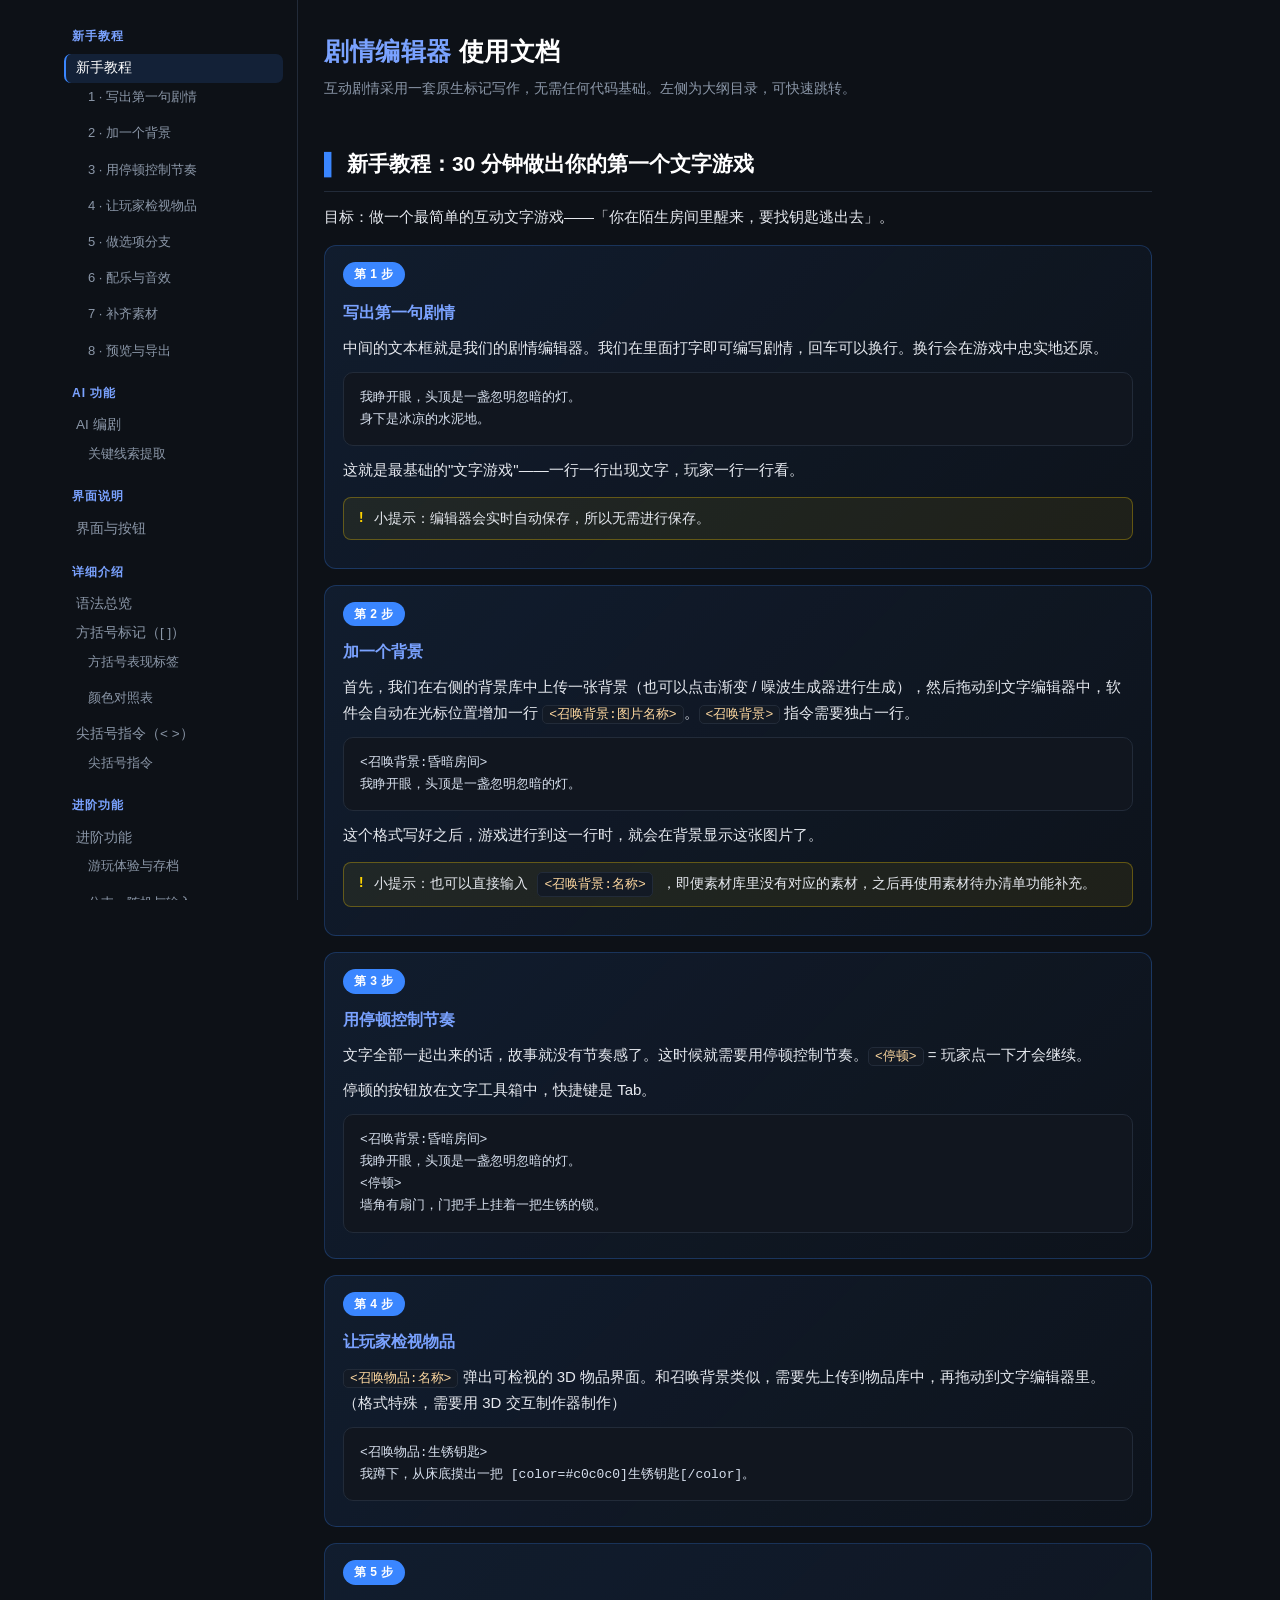
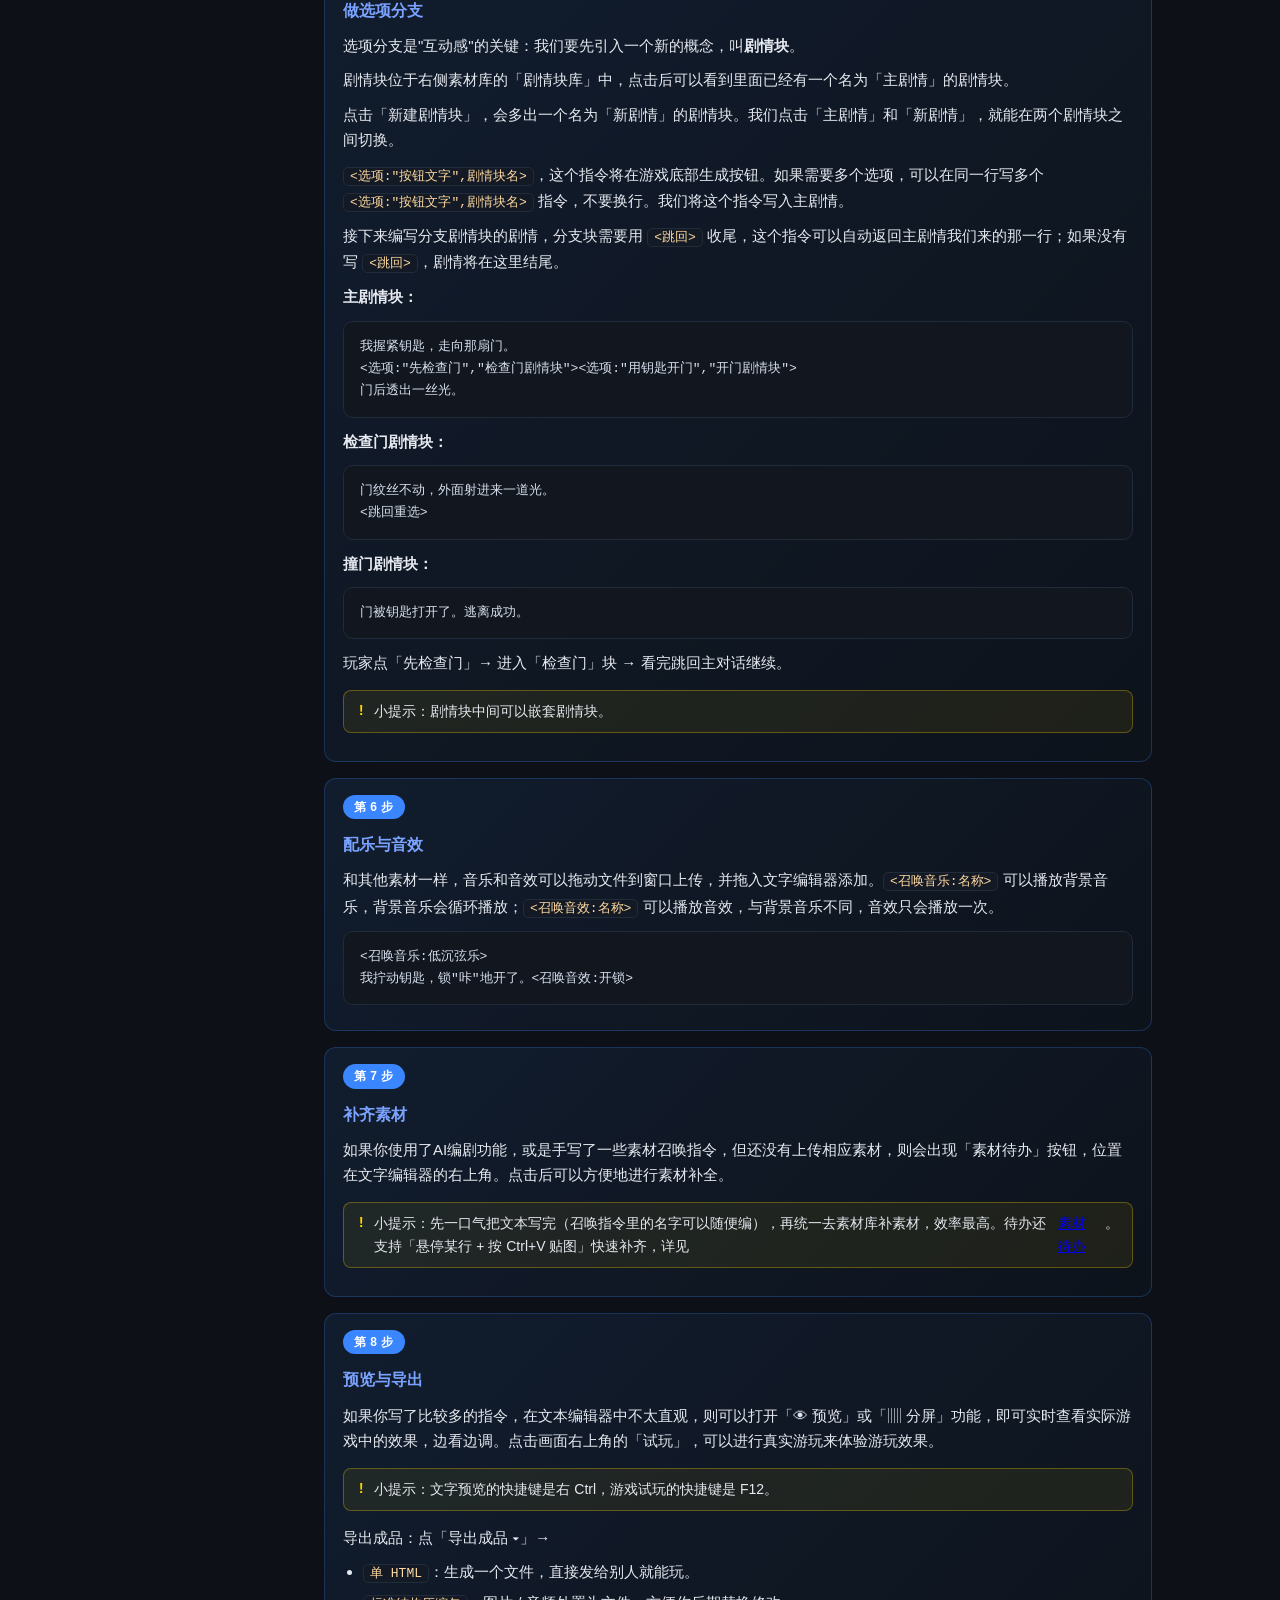
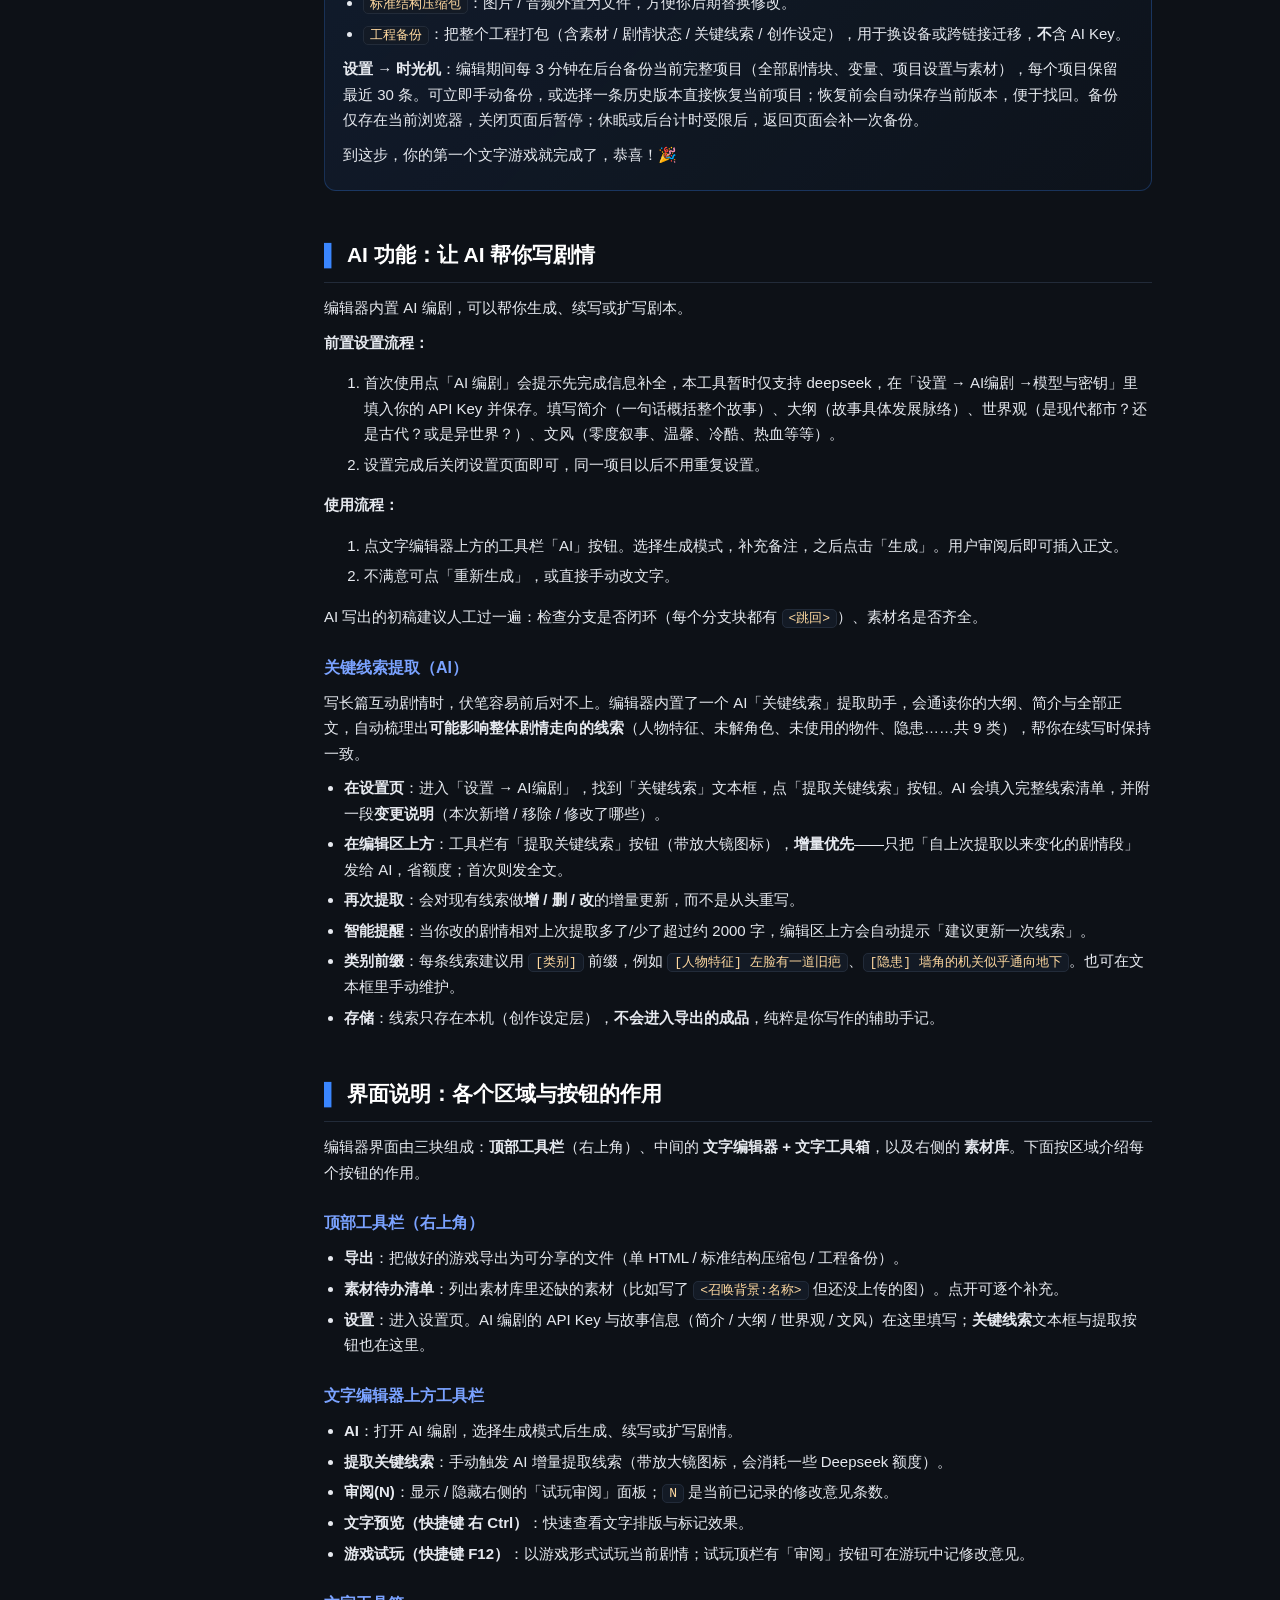
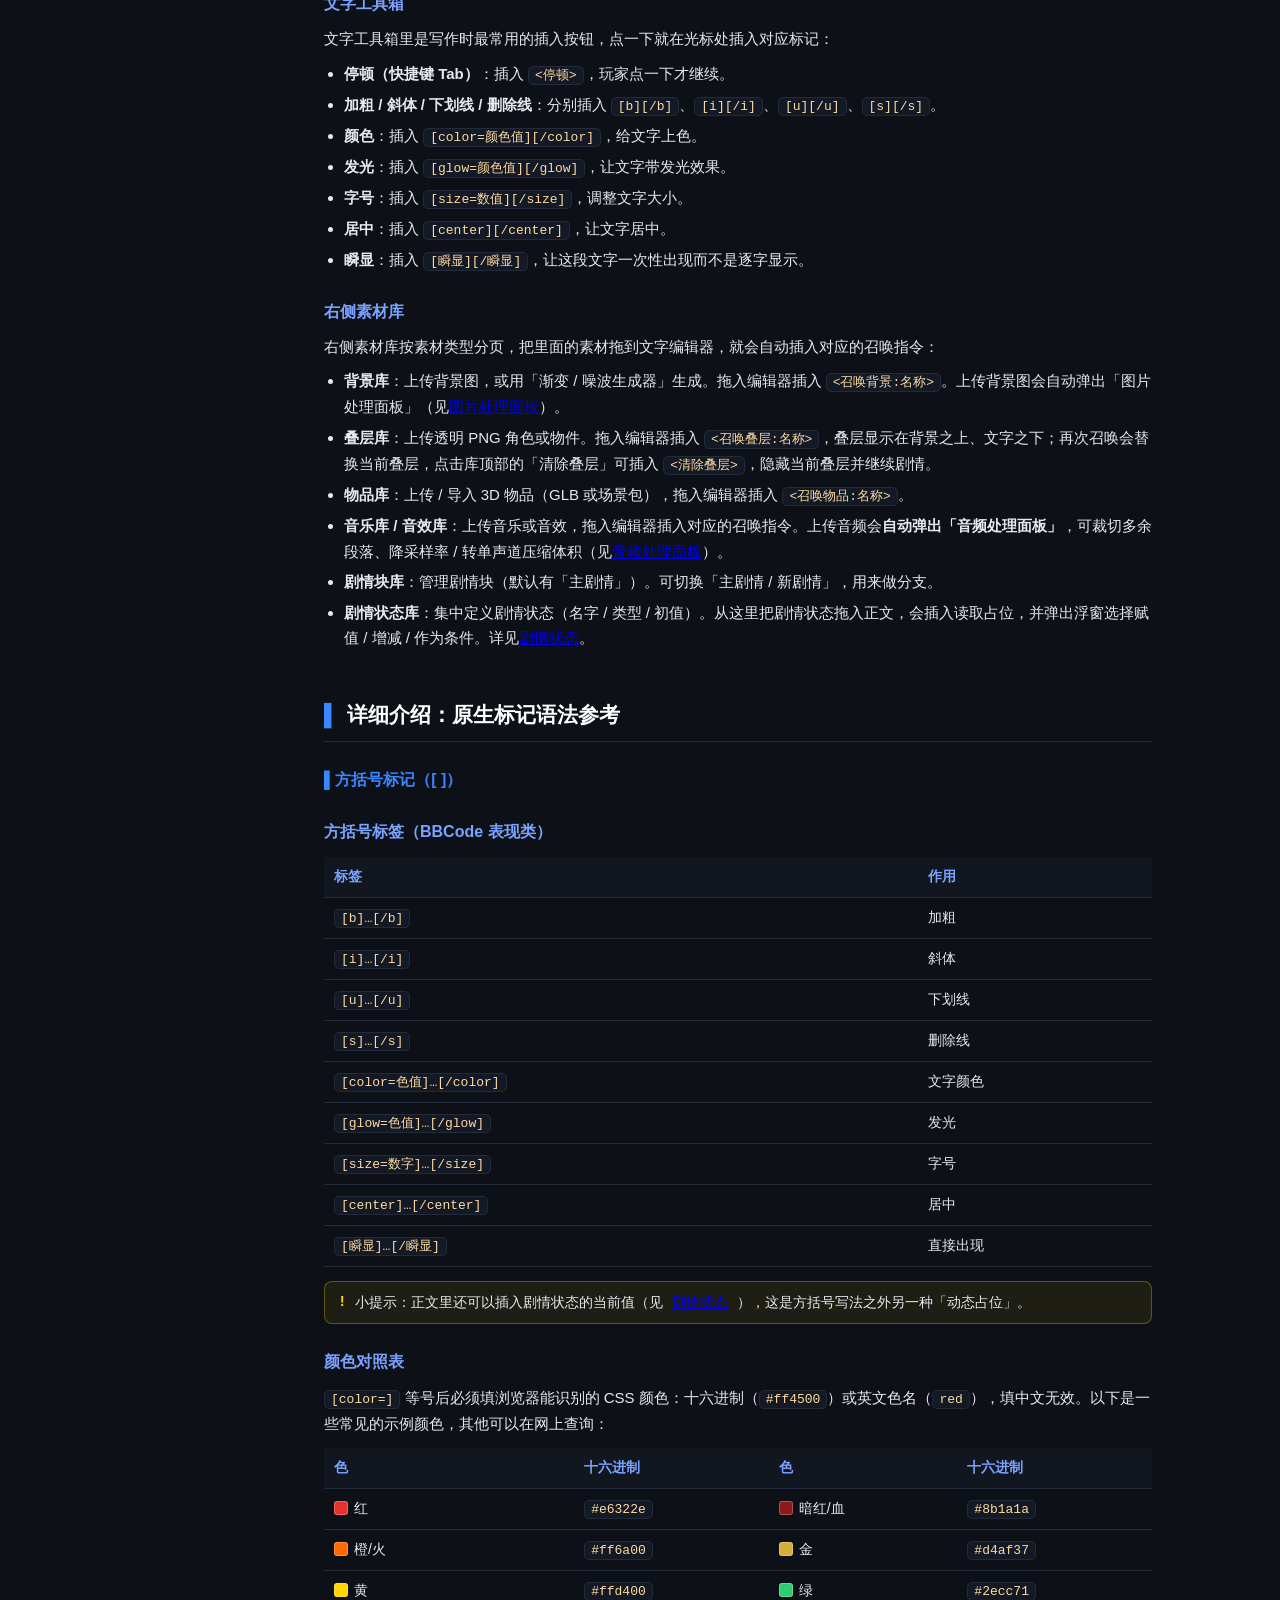
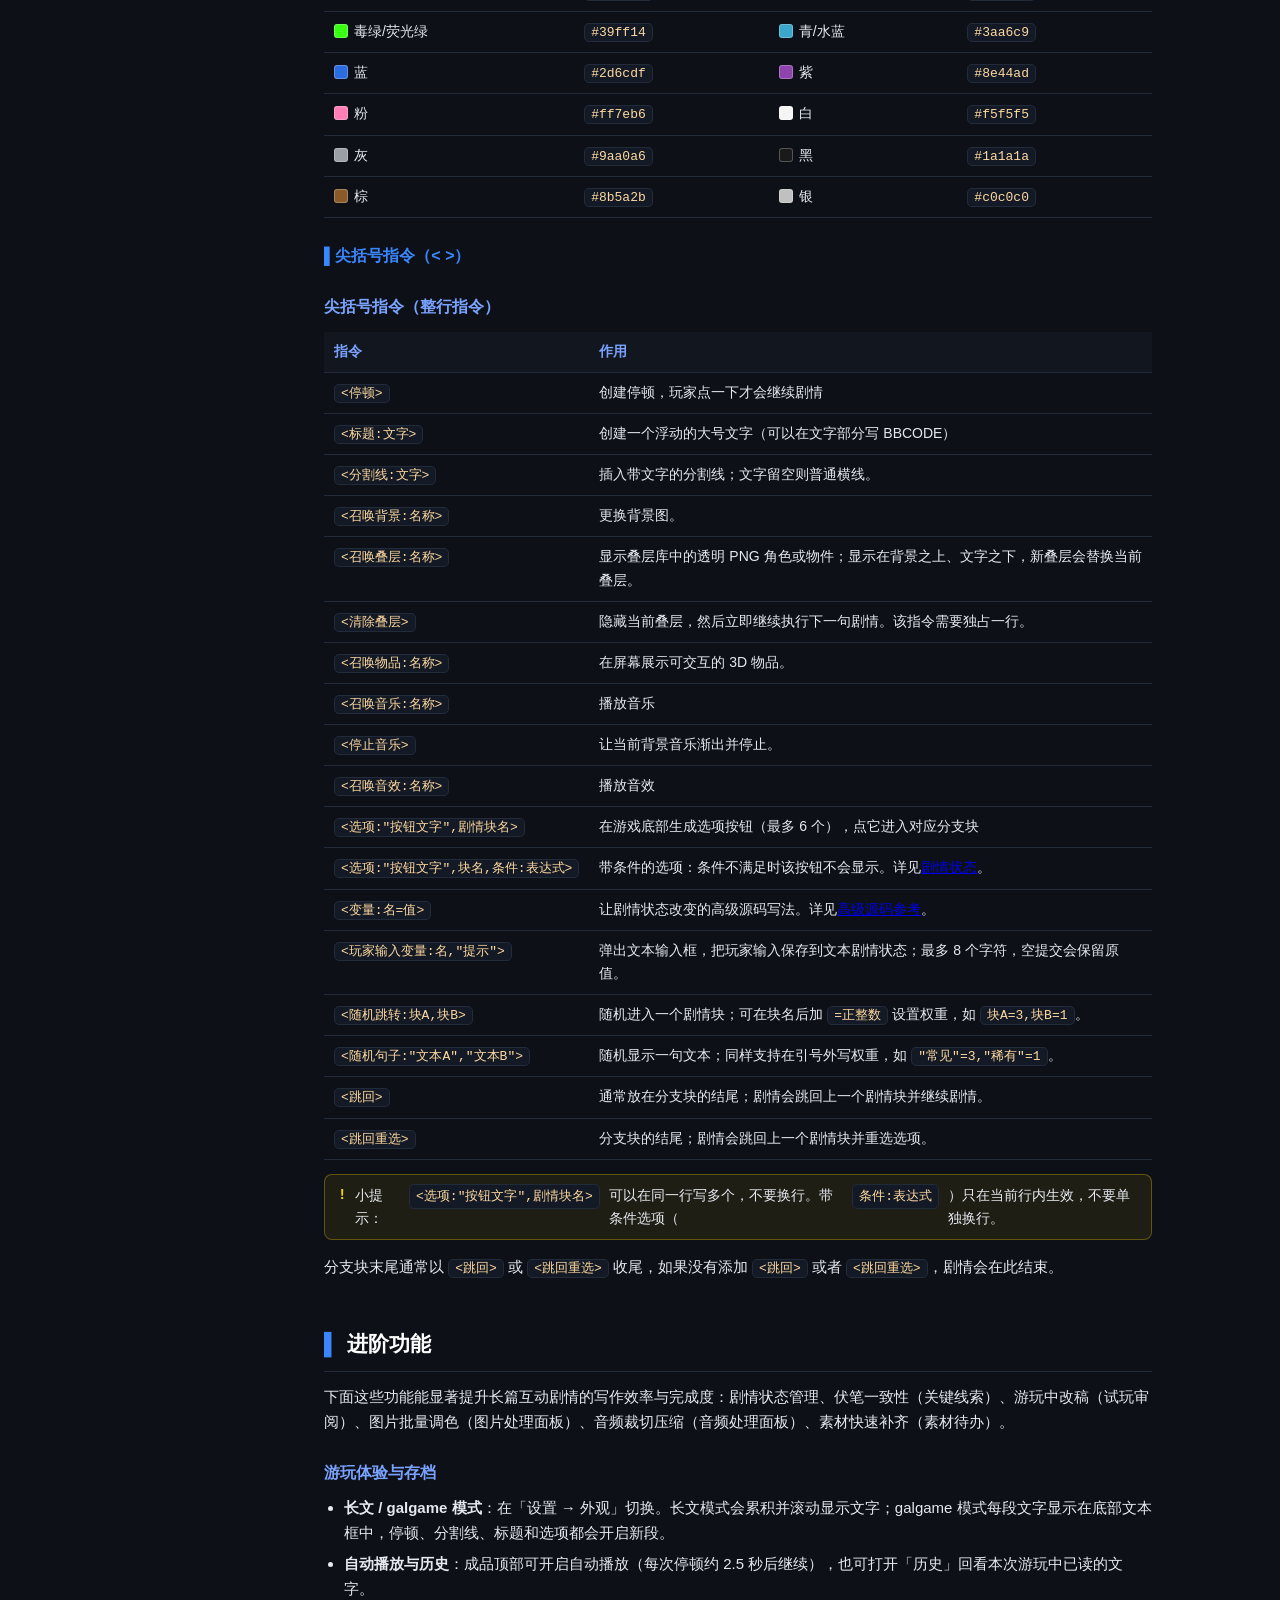
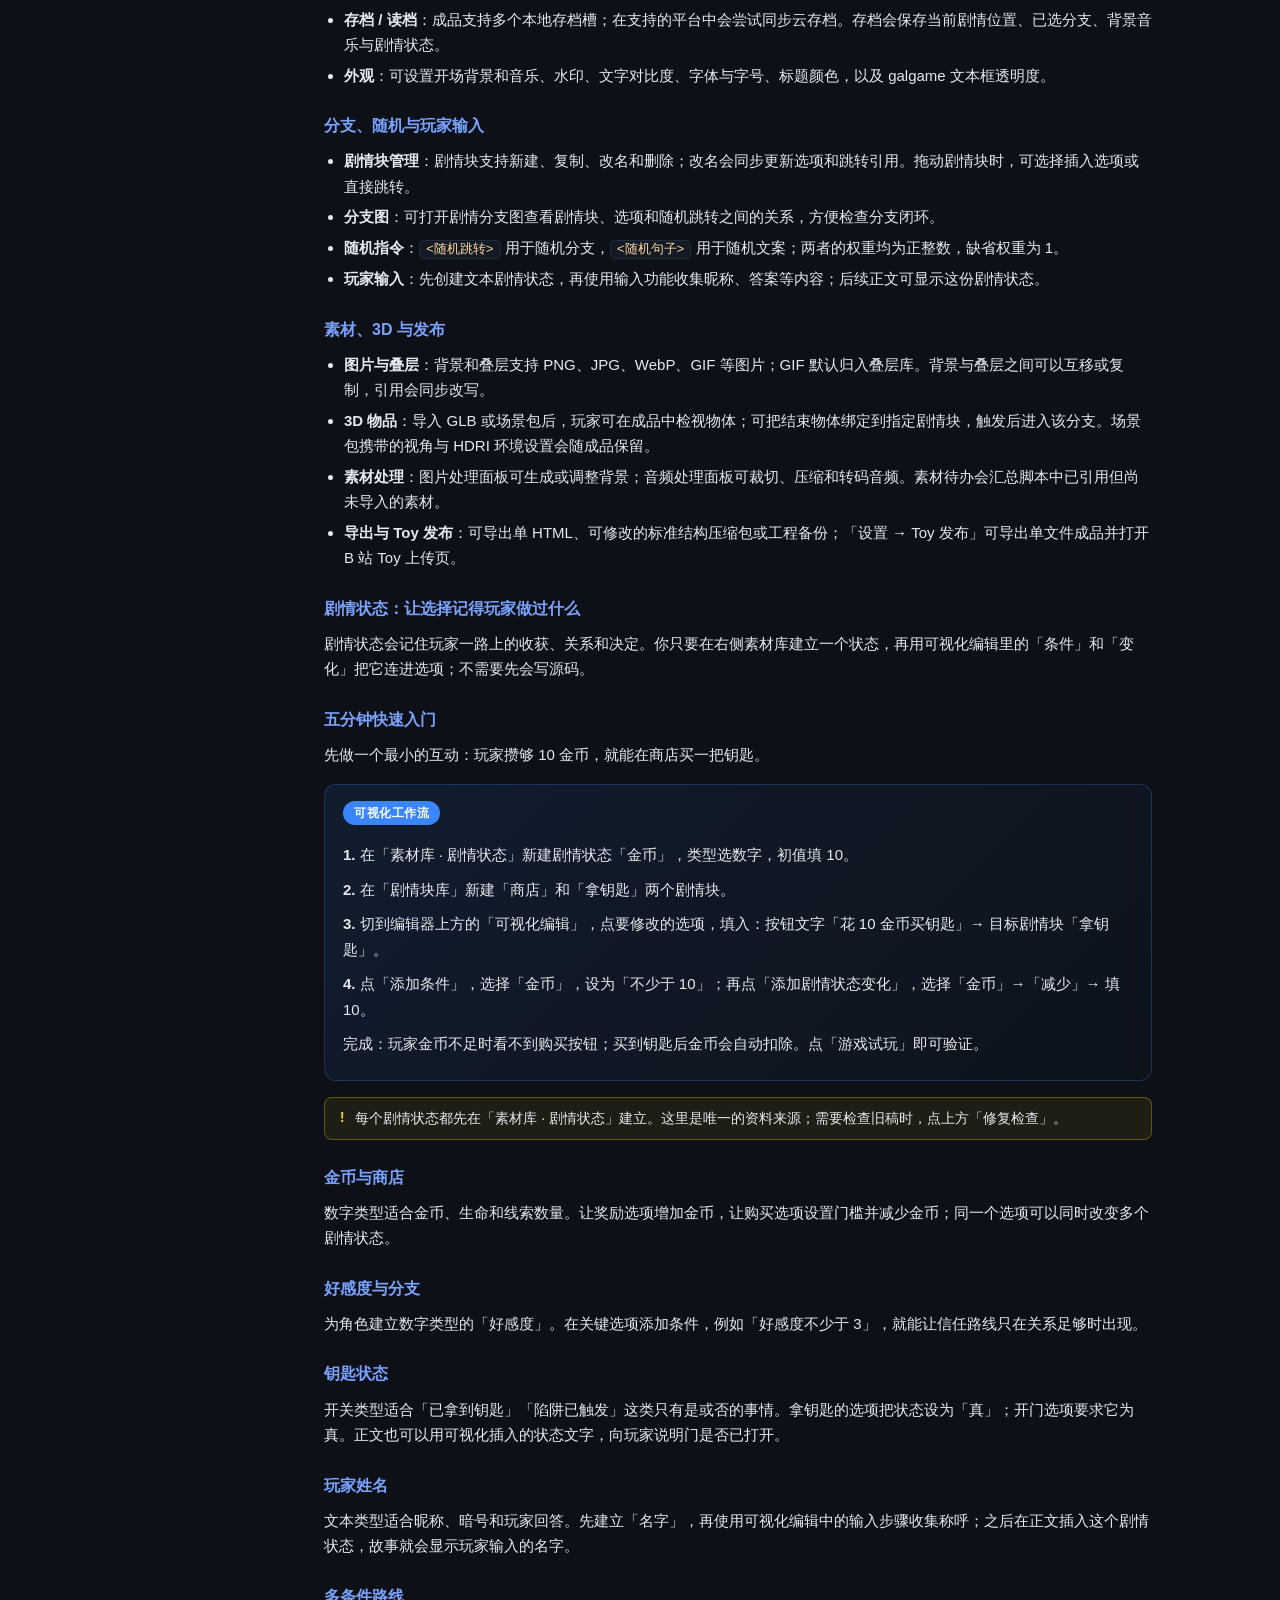
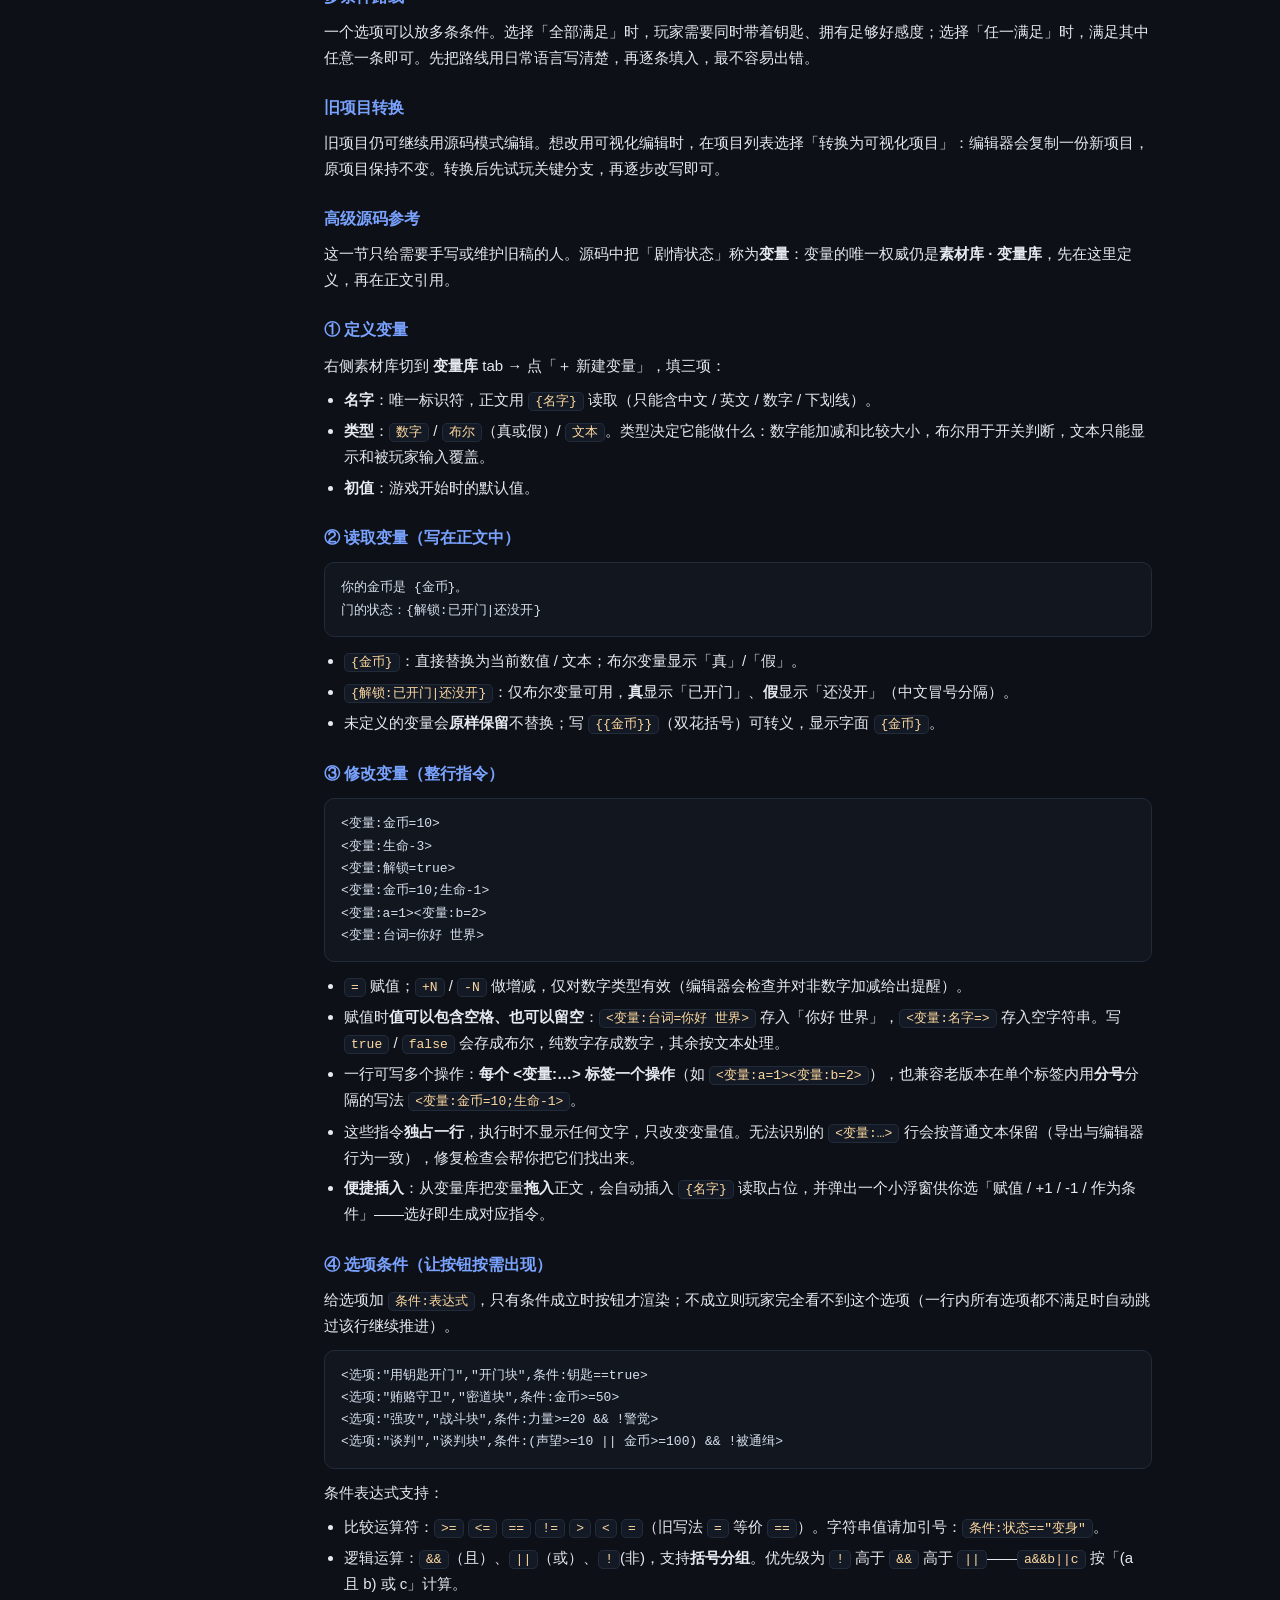
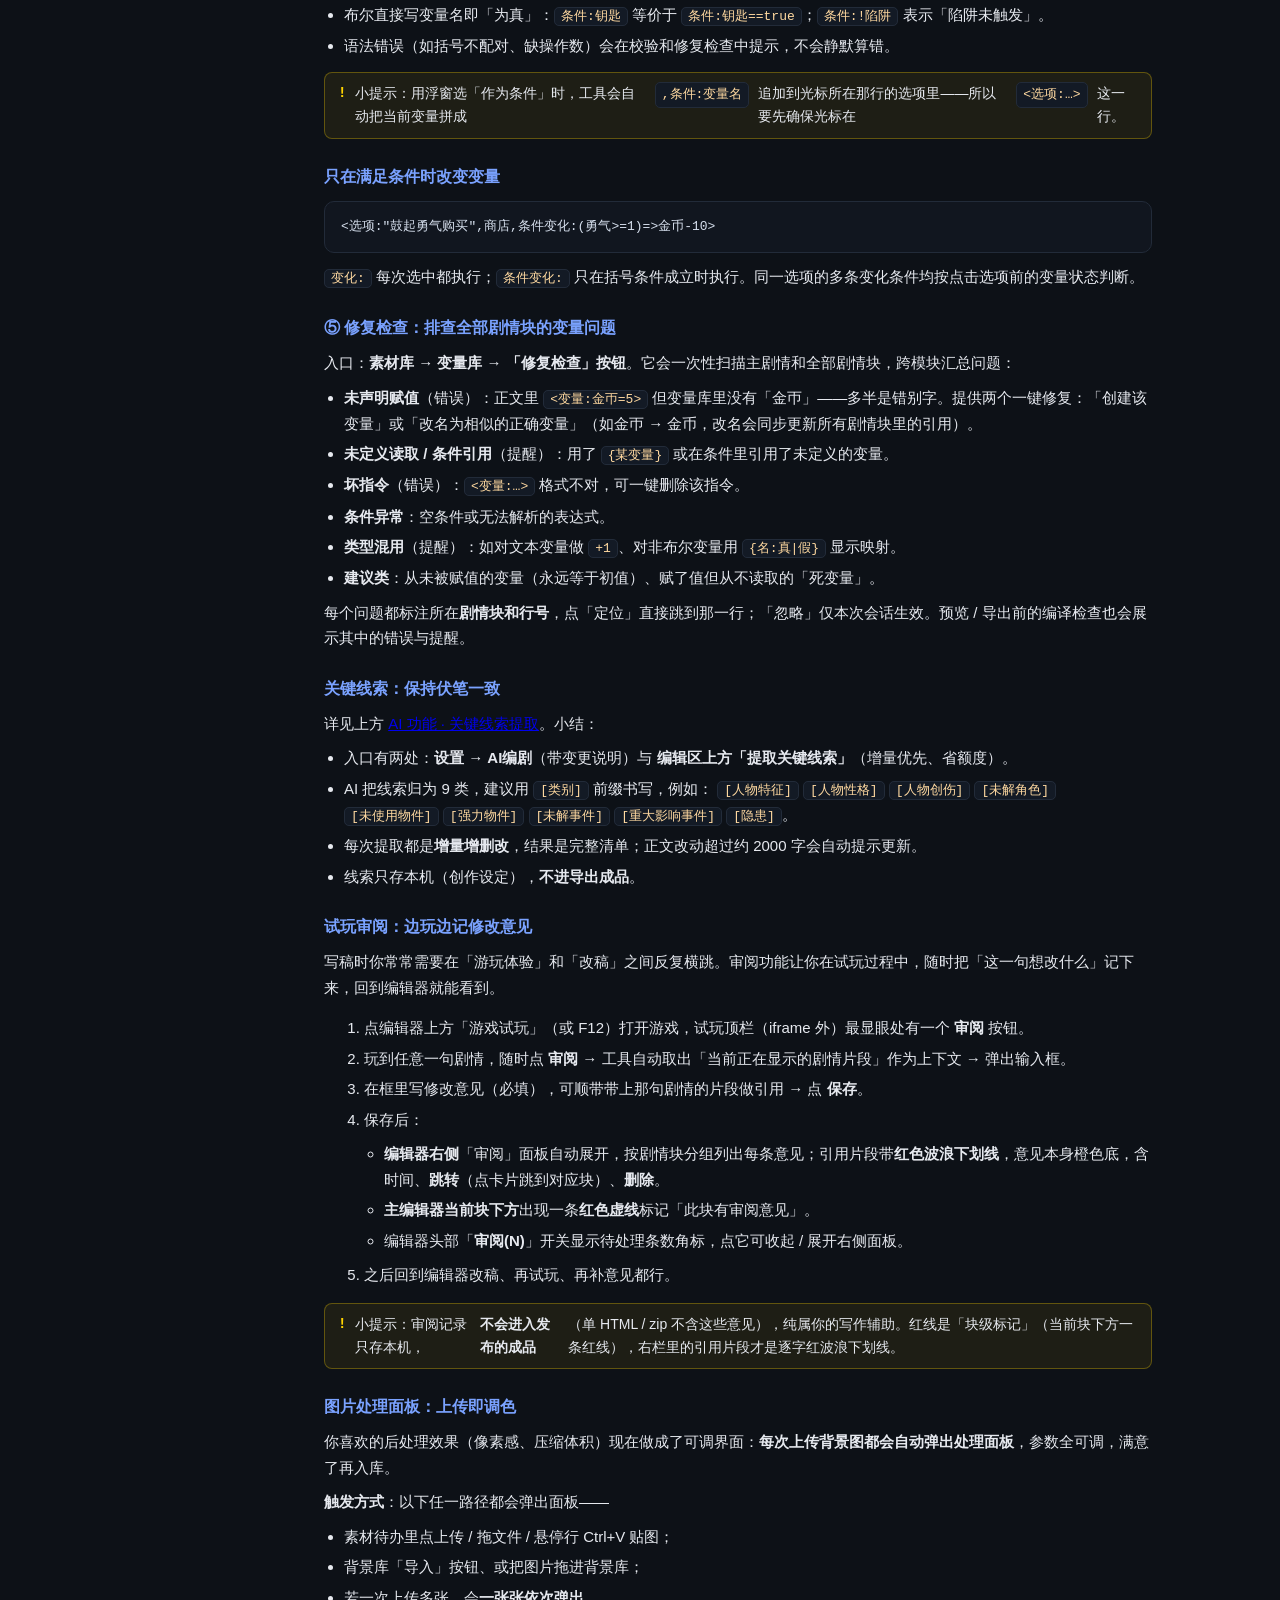
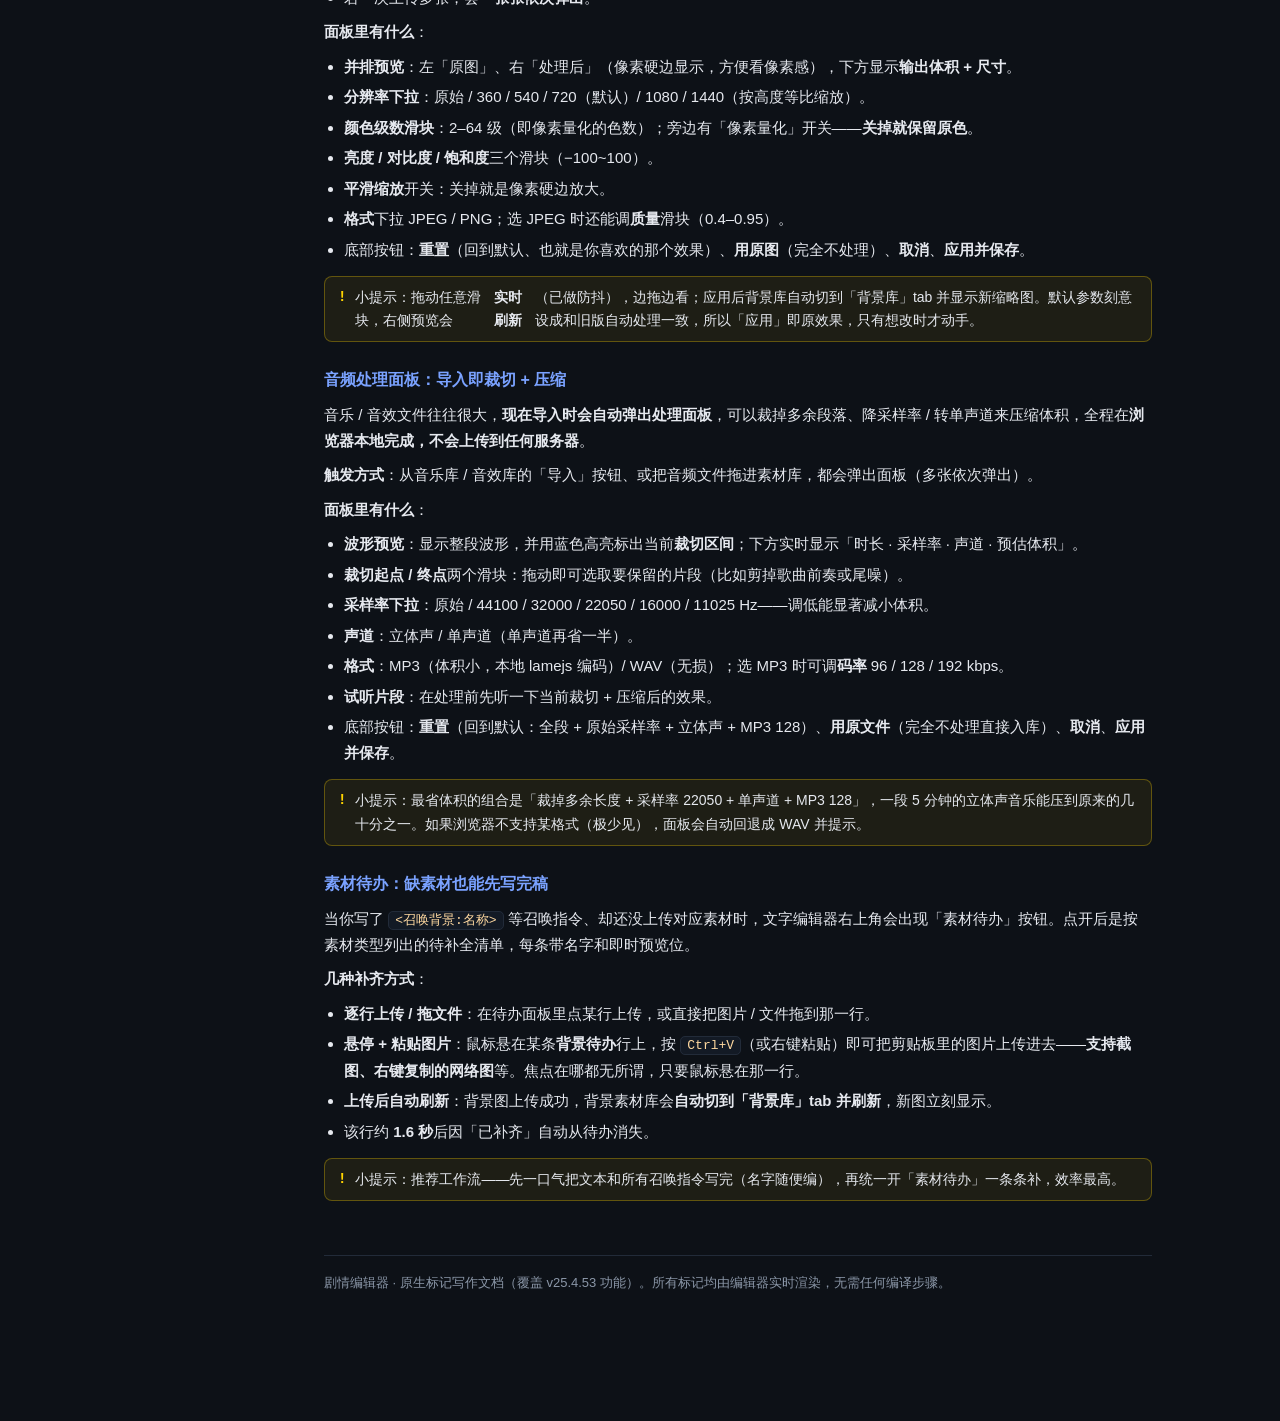
<file: docs.html>
<!DOCTYPE html>
<html lang="zh-CN">
<head>
<meta charset="UTF-8" />
<meta name="viewport" content="width=device-width, initial-scale=1.0" />
<title>剧情编辑器 · 使用文档</title>
<style>
  :root{
    --bg:#0d1117; --panel:#11161f; --panel2:#131a25; --line:#222b39;
    --txt:#e6e9ef; --muted:#8b97a8; --blue:#3a86ff; --blue2:#7aa2ff;
    --green:#58d68d; --orange:#ffb84c; --pink:#ff7088; --purple:#ba8aff;
  }
  *{box-sizing:border-box}
  html{scroll-behavior:smooth}
  body{margin:0;background:var(--bg);color:var(--txt);
    font-family:-apple-system,BlinkMacSystemFont,"Segoe UI","PingFang SC","Microsoft YaHei",sans-serif;
    line-height:1.7;font-size:15px}
  .layout{display:flex;align-items:flex-start;max-width:1180px;margin:0 auto}
  /* 左侧大纲目录 */
  .toc{position:sticky;top:0;align-self:flex-start;width:248px;flex:0 0 248px;
    height:100vh;overflow:auto;padding:22px 14px 40px;border-right:1px solid var(--line);
    font-size:13.5px}
  .toc h4{margin:18px 8px 8px;font-size:12px;letter-spacing:1px;color:var(--blue2);
    text-transform:uppercase;font-weight:700}
  .toc h4:first-child{margin-top:4px}
  .toc a{display:block;padding:5px 10px;border-radius:7px;color:var(--muted);
    text-decoration:none;border-left:2px solid transparent;transition:.12s;line-height:1.4}
  .toc a:hover{background:var(--panel2);color:var(--txt)}
  .toc a.sub{padding-left:22px;font-size:13px}
  .toc a.active{background:rgba(58,134,255,.14);color:#fff;border-left-color:var(--blue)}
  /* 右侧内容 */
  .content{flex:1;min-width:0;padding:30px 26px 90px;max-width:880px}
  h1{font-size:25px;margin:0 0 4px;color:#fff;letter-spacing:.5px}
  h1 .tag{color:var(--blue2);font-weight:700}
  .sub{color:var(--muted);margin:0 0 8px;font-size:14px}
  h2{font-size:21px;margin:46px 0 12px;padding-bottom:9px;border-bottom:1px solid var(--line);color:#fff;scroll-margin-top:16px}
  h2 .n{color:var(--blue);font-weight:700;margin-right:8px}
  h3{font-size:16px;margin:24px 0 8px;color:var(--blue2);scroll-margin-top:16px}
  p{margin:9px 0}
  ul{margin:9px 0;padding-left:20px}
  li{margin:5px 0}
  code{background:var(--panel2);border:1px solid var(--line);border-radius:5px;
    padding:1px 6px;font-family:"SFMono-Regular",Consolas,"Liberation Mono",monospace;
    font-size:13px;color:#ffd9a0;white-space:nowrap}
  pre{background:var(--panel);border:1px solid var(--line);border-radius:10px;
    padding:14px 16px;overflow:auto;margin:11px 0;font-size:13.5px;line-height:1.65}
  pre code{background:none;border:0;padding:0;color:#d7e0ee;white-space:pre}
  .good{color:var(--green)} .bad{color:var(--pink)}
  .pill{display:inline-block;font-size:12px;padding:1px 8px;border-radius:20px;
    border:1px solid var(--line);margin-right:6px;font-family:monospace}
  .square{color:var(--blue2);border-color:rgba(122,162,255,.4);background:rgba(122,162,255,.1)}
  .angle{color:var(--orange);border-color:rgba(255,184,76,.4);background:rgba(255,184,76,.1)}
  table{width:100%;border-collapse:collapse;margin:12px 0;font-size:14px}
  th,td{text-align:left;padding:8px 10px;border-bottom:1px solid var(--line);vertical-align:top}
  th{color:var(--blue2);font-weight:600;background:var(--panel)}
  .sw{display:inline-block;width:14px;height:14px;border-radius:3px;
    border:1px solid rgba(255,255,255,.25);vertical-align:-2px;margin-right:6px}
  .note{background:var(--panel2);border:1px solid var(--line);border-left:3px solid var(--blue);
    border-radius:8px;padding:10px 14px;margin:14px 0;font-size:14px;color:#cdd5e0}
  .warn{border-left-color:var(--pink)}
  .tip{display:flex;align-items:flex-start;gap:9px;margin:14px 0;padding:9px 13px;
    background:rgba(255,212,0,.07);border:1px solid rgba(255,212,0,.30);
    border-radius:8px;font-size:14px;color:#e6e9ef;line-height:1.65}
  .tip .ic{flex:0 0 auto;color:#ffd400;font-weight:800;font-family:monospace}
  .step{background:linear-gradient(135deg,rgba(58,134,255,.10),rgba(58,134,255,.02));
    border:1px solid rgba(58,134,255,.25);border-radius:12px;padding:14px 18px;margin:16px 0}
  .step .label{display:inline-block;font-size:12px;font-weight:700;color:#fff;
    background:var(--blue);border-radius:20px;padding:2px 11px;margin-bottom:8px;letter-spacing:.5px}
  .foot{margin-top:54px;padding-top:16px;border-top:1px solid var(--line);color:var(--muted);font-size:13px}
  /* 响应式：窄屏隐藏侧栏 */
  @media (max-width:780px){
    .layout{display:block}
    .toc{position:static;width:100%;height:auto;border-right:0;border-bottom:1px solid var(--line);
      display:flex;flex-wrap:wrap;gap:2px;padding:10px}
    .toc h4{width:100%;margin:6px 8px 2px}
    .toc a{display:inline-block;border-left:0}
    .content{padding:22px 16px 70px}
  }
</style>
</head>
<body>
<div class="layout">
  <!-- 左侧大纲目录 -->
  <nav class="toc">
    <h4>新手教程</h4>
    <a href="#bp">新手教程</a>
    <a href="#bp1" class="sub">1 · 写出第一句剧情</a>
    <a href="#bp2" class="sub">2 · 加一个背景</a>
    <a href="#bp3" class="sub">3 · 用停顿控制节奏</a>
    <a href="#bp4" class="sub">4 · 让玩家检视物品</a>
    <a href="#bp5" class="sub">5 · 做选项分支</a>
    <a href="#bp6" class="sub">6 · 配乐与音效</a>
    <a href="#bp7" class="sub">7 · 补齐素材</a>
    <a href="#bp8" class="sub">8 · 预览与导出</a>
    <h4>AI 功能</h4>
    <a href="#ai">AI 编剧</a>
    <a href="#ai-clue" class="sub">关键线索提取</a>
    <h4>界面说明</h4>
    <a href="#ui">界面与按钮</a>
    <h4>详细介绍</h4>
    <a href="#ref">语法总览</a>
    <a href="#ref-bracket-grp">方括号标记（[ ]）</a>
    <a href="#ref-bracket" class="sub">方括号表现标签</a>
    <a href="#ref-color" class="sub">颜色对照表</a>
    <a href="#ref-angle-grp">尖括号指令（&lt; &gt;）</a>
    <a href="#ref-angle" class="sub">尖括号指令</a>
    <h4>进阶功能</h4>
    <a href="#adv">进阶功能</a>
    <a href="#adv-play" class="sub">游玩体验与存档</a>
    <a href="#adv-branch" class="sub">分支、随机与输入</a>
    <a href="#adv-assets" class="sub">素材与发布</a>
    <a href="#adv-var" class="sub">剧情状态</a>
    <a href="#state-quick" class="sub">五分钟快速入门</a>
    <a href="#state-coins" class="sub">金币与商店</a>
    <a href="#state-affection" class="sub">好感度与分支</a>
    <a href="#state-key" class="sub">钥匙状态</a>
    <a href="#state-name" class="sub">玩家姓名</a>
    <a href="#state-routes" class="sub">多条件路线</a>
    <a href="#state-source" class="sub">高级源码参考</a>
    <a href="#state-convert" class="sub">旧项目转换</a>
    <a href="#adv-clue" class="sub">关键线索</a>
    <a href="#adv-review" class="sub">试玩审阅</a>
    <a href="#adv-img" class="sub">图片处理面板</a>
    <a href="#adv-audio" class="sub">音频处理面板</a>
    <a href="#adv-todo" class="sub">素材待办</a>
  </nav>

  <main class="content">
    <h1><span class="tag">剧情编辑器</span> 使用文档</h1>
    <p class="sub">互动剧情采用一套原生标记写作，无需任何代码基础。左侧为大纲目录，可快速跳转。</p>

    <!-- ============ 新手教程 ============ -->
    <h2 id="bp"><span class="n">▌</span>新手教程：30 分钟做出你的第一个文字游戏</h2>
    <p>目标：做一个最简单的互动文字游戏——「你在陌生房间里醒来，要找钥匙逃出去」。</p>

    <div class="step">
      <span class="label">第 1 步</span>
      <h3 id="bp1" style="margin-top:4px">写出第一句剧情</h3>
      <p>中间的文本框就是我们的剧情编辑器。我们在里面打字即可编写剧情，回车可以换行。换行会在游戏中忠实地还原。</p>
      <pre><code>我睁开眼，头顶是一盏忽明忽暗的灯。
身下是冰凉的水泥地。</code></pre>
      <p>这就是最基础的"文字游戏"——一行一行出现文字，玩家一行一行看。</p>
      <p class="tip"><span class="ic">!</span>小提示：编辑器会实时自动保存，所以无需进行保存。</p>
    </div>

    <div class="step">
      <span class="label">第 2 步</span>
      <h3 id="bp2" style="margin-top:4px">加一个背景</h3>
      <p>首先，我们在右侧的背景库中上传一张背景（也可以点击渐变 / 噪波生成器进行生成），然后拖动到文字编辑器中，软件会自动在光标位置增加一行 <code>&lt;召唤背景:图片名称&gt;</code>。<code>&lt;召唤背景&gt;</code> 指令需要独占一行。</p>
      <pre><code>&lt;召唤背景:昏暗房间&gt;
我睁开眼，头顶是一盏忽明忽暗的灯。</code></pre>
      <p>这个格式写好之后，游戏进行到这一行时，就会在背景显示这张图片了。</p>
      <p class="tip"><span class="ic">!</span>小提示：也可以直接输入 <code>&lt;召唤背景:名称&gt;</code>，即便素材库里没有对应的素材，之后再使用素材待办清单功能补充。</p>
    </div>

    <div class="step">
      <span class="label">第 3 步</span>
      <h3 id="bp3" style="margin-top:4px">用停顿控制节奏</h3>
      <p>文字全部一起出来的话，故事就没有节奏感了。这时候就需要用停顿控制节奏。<code>&lt;停顿&gt;</code> = 玩家点一下才会继续。</p>
      <p>停顿的按钮放在文字工具箱中，快捷键是 Tab。</p>
      <pre><code>&lt;召唤背景:昏暗房间&gt;
我睁开眼，头顶是一盏忽明忽暗的灯。
&lt;停顿&gt;
墙角有扇门，门把手上挂着一把生锈的锁。</code></pre>
    </div>

    <div class="step">
      <span class="label">第 4 步</span>
      <h3 id="bp4" style="margin-top:4px">让玩家检视物品</h3>
      <p><code>&lt;召唤物品:名称&gt;</code> 弹出可检视的 3D 物品界面。和召唤背景类似，需要先上传到物品库中，再拖动到文字编辑器里。（格式特殊，需要用 3D 交互制作器制作）</p>
      <pre><code>&lt;召唤物品:生锈钥匙&gt;
我蹲下，从床底摸出一把 [color=#c0c0c0]生锈钥匙[/color]。</code></pre>
    </div>

    <div class="step">
      <span class="label">第 5 步</span>
      <h3 id="bp5" style="margin-top:4px">做选项分支</h3>
      <p>选项分支是"互动感"的关键：我们要先引入一个新的概念，叫<b>剧情块</b>。</p>
      <p>剧情块位于右侧素材库的「剧情块库」中，点击后可以看到里面已经有一个名为「主剧情」的剧情块。</p>
      <p>点击「新建剧情块」，会多出一个名为「新剧情」的剧情块。我们点击「主剧情」和「新剧情」，就能在两个剧情块之间切换。</p>
      <p><code>&lt;选项:"按钮文字",剧情块名&gt;</code>，这个指令将在游戏底部生成按钮。如果需要多个选项，可以在同一行写多个 <code>&lt;选项:"按钮文字",剧情块名&gt;</code> 指令，不要换行。我们将这个指令写入主剧情。</p>
      <p>接下来编写分支剧情块的剧情，分支块需要用 <code>&lt;跳回&gt;</code> 收尾，这个指令可以自动返回主剧情我们来的那一行；如果没有写 <code>&lt;跳回&gt;</code>，剧情将在这里结尾。</p>

      <p><b>主剧情块：</b></p>
      <pre><code>我握紧钥匙，走向那扇门。
&lt;选项:"先检查门","检查门剧情块"&gt;&lt;选项:"用钥匙开门","开门剧情块"&gt;
门后透出一丝光。</code></pre>

      <p><b>检查门剧情块：</b></p>
      <pre><code>门纹丝不动，外面射进来一道光。
&lt;跳回重选&gt;</code></pre>

      <p><b>撞门剧情块：</b></p>
      <pre><code>门被钥匙打开了。逃离成功。</code></pre>

      <p>玩家点「先检查门」→ 进入「检查门」块 → 看完跳回主对话继续。</p>
      <p class="tip"><span class="ic">!</span>小提示：剧情块中间可以嵌套剧情块。</p>
    </div>

    <div class="step">
      <span class="label">第 6 步</span>
      <h3 id="bp6" style="margin-top:4px">配乐与音效</h3>
      <p>和其他素材一样，音乐和音效可以拖动文件到窗口上传，并拖入文字编辑器添加。<code>&lt;召唤音乐:名称&gt;</code> 可以播放背景音乐，背景音乐会循环播放；<code>&lt;召唤音效:名称&gt;</code> 可以播放音效，与背景音乐不同，音效只会播放一次。</p>
      <pre><code>&lt;召唤音乐:低沉弦乐&gt;
我拧动钥匙，锁"咔"地开了。&lt;召唤音效:开锁&gt;</code></pre>
    </div>

    <div class="step">
      <span class="label">第 7 步</span>
      <h3 id="bp7" style="margin-top:4px">补齐素材</h3>
      <p>如果你使用了AI编剧功能，或是手写了一些素材召唤指令，但还没有上传相应素材，则会出现「素材待办」按钮，位置在文字编辑器的右上角。点击后可以方便地进行素材补全。</p>
      <p class="tip"><span class="ic">!</span>小提示：先一口气把文本写完（召唤指令里的名字可以随便编），再统一去素材库补素材，效率最高。待办还支持「悬停某行 + 按 Ctrl+V 贴图」快速补齐，详见<a href="#adv-todo">素材待办</a>。</p>
    </div>

    <div class="step">
      <span class="label">第 8 步</span>
      <h3 id="bp8" style="margin-top:4px">预览与导出</h3>
      <p>如果你写了比较多的指令，在文本编辑器中不太直观，则可以打开「👁 预览」或「▥ 分屏」功能，即可实时查看实际游戏中的效果，边看边调。点击画面右上角的「试玩」，可以进行真实游玩来体验游玩效果。</p>
      <p class="tip"><span class="ic">!</span>小提示：文字预览的快捷键是右 Ctrl，游戏试玩的快捷键是 F12。</p>
      <p>导出成品：点「导出成品 ▾」→</p>
      <ul>
        <li><code>单 HTML</code>：生成一个文件，直接发给别人就能玩。</li>
        <li><code>标准结构压缩包</code>：图片 / 音频外置为文件，方便你后期替换修改。</li>
        <li><code>工程备份</code>：把整个工程打包（含素材 / 剧情状态 / 关键线索 / 创作设定），用于换设备或跨链接迁移，<b>不</b>含 AI Key。</li>
      </ul>
      <p><b>设置 → 时光机</b>：编辑期间每 3 分钟在后台备份当前完整项目（全部剧情块、变量、项目设置与素材），每个项目保留最近 30 条。可立即手动备份，或选择一条历史版本直接恢复当前项目；恢复前会自动保存当前版本，便于找回。备份仅存在当前浏览器，关闭页面后暂停；休眠或后台计时受限后，返回页面会补一次备份。</p>
      <p>到这步，你的第一个文字游戏就完成了，恭喜！🎉</p>
    </div>

    <!-- ============ AI 功能 ============ -->
    <h2 id="ai"><span class="n">▌</span>AI 功能：让 AI 帮你写剧情</h2>
    <p>编辑器内置 AI 编剧，可以帮你生成、续写或扩写剧本。</p>
    <p><b>前置设置流程：</b></p>
    <ol>
      <li>首次使用点「AI 编剧」会提示先完成信息补全，本工具暂时仅支持 deepseek，在「设置 → AI编剧 →模型与密钥」里填入你的 API Key 并保存。填写简介（一句话概括整个故事）、大纲（故事具体发展脉络）、世界观（是现代都市？还是古代？或是异世界？）、文风（零度叙事、温馨、冷酷、热血等等）。</li>
      <li>设置完成后关闭设置页面即可，同一项目以后不用重复设置。</li>
    </ol>
    <p><b>使用流程：</b></p>
    <ol>
      <li>点文字编辑器上方的工具栏「AI」按钮。选择生成模式，补充备注，之后点击「生成」。用户审阅后即可插入正文。</li>
      <li>不满意可点「重新生成」，或直接手动改文字。</li>
    </ol>
    <p>AI 写出的初稿建议人工过一遍：检查分支是否闭环（每个分支块都有 <code>&lt;跳回&gt;</code>）、素材名是否齐全。</p>

    <h3 id="ai-clue">关键线索提取（AI）</h3>
    <p>写长篇互动剧情时，伏笔容易前后对不上。编辑器内置了一个 AI「关键线索」提取助手，会通读你的大纲、简介与全部正文，自动梳理出<b>可能影响整体剧情走向的线索</b>（人物特征、未解角色、未使用的物件、隐患……共 9 类），帮你在续写时保持一致。</p>
    <ul>
      <li><b>在设置页</b>：进入「设置 → AI编剧」，找到「关键线索」文本框，点「提取关键线索」按钮。AI 会填入完整线索清单，并附一段<b>变更说明</b>（本次新增 / 移除 / 修改了哪些）。</li>
      <li><b>在编辑区上方</b>：工具栏有「提取关键线索」按钮（带放大镜图标），<b>增量优先</b>——只把「自上次提取以来变化的剧情段」发给 AI，省额度；首次则发全文。</li>
      <li><b>再次提取</b>：会对现有线索做<b>增 / 删 / 改</b>的增量更新，而不是从头重写。</li>
      <li><b>智能提醒</b>：当你改的剧情相对上次提取多了/少了超过约 2000 字，编辑区上方会自动提示「建议更新一次线索」。</li>
      <li><b>类别前缀</b>：每条线索建议用 <code>[类别]</code> 前缀，例如 <code>[人物特征] 左脸有一道旧疤</code>、<code>[隐患] 墙角的机关似乎通向地下</code>。也可在文本框里手动维护。</li>
      <li><b>存储</b>：线索只存在本机（创作设定层），<b>不会进入导出的成品</b>，纯粹是你写作的辅助手记。</li>
    </ul>

    <!-- ============ 界面说明 ============ -->
    <h2 id="ui"><span class="n">▌</span>界面说明：各个区域与按钮的作用</h2>
    <p>编辑器界面由三块组成：<b>顶部工具栏</b>（右上角）、中间的 <b>文字编辑器 + 文字工具箱</b>，以及右侧的 <b>素材库</b>。下面按区域介绍每个按钮的作用。</p>

    <h3>顶部工具栏（右上角）</h3>
    <ul>
      <li><b>导出</b>：把做好的游戏导出为可分享的文件（单 HTML / 标准结构压缩包 / 工程备份）。</li>
      <li><b>素材待办清单</b>：列出素材库里还缺的素材（比如写了 <code>&lt;召唤背景:名称&gt;</code> 但还没上传的图）。点开可逐个补充。</li>
      <li><b>设置</b>：进入设置页。AI 编剧的 API Key 与故事信息（简介 / 大纲 / 世界观 / 文风）在这里填写；<b>关键线索</b>文本框与提取按钮也在这里。</li>
    </ul>

    <h3>文字编辑器上方工具栏</h3>
    <ul>
      <li><b>AI</b>：打开 AI 编剧，选择生成模式后生成、续写或扩写剧情。</li>
      <li><b>提取关键线索</b>：手动触发 AI 增量提取线索（带放大镜图标，会消耗一些 Deepseek 额度）。</li>
      <li><b>审阅(N)</b>：显示 / 隐藏右侧的「试玩审阅」面板；<code>N</code> 是当前已记录的修改意见条数。</li>
      <li><b>文字预览（快捷键 右 Ctrl）</b>：快速查看文字排版与标记效果。</li>
      <li><b>游戏试玩（快捷键 F12）</b>：以游戏形式试玩当前剧情；试玩顶栏有「审阅」按钮可在游玩中记修改意见。</li>
    </ul>

    <h3>文字工具箱</h3>
    <p>文字工具箱里是写作时最常用的插入按钮，点一下就在光标处插入对应标记：</p>
    <ul>
      <li><b>停顿（快捷键 Tab）</b>：插入 <code>&lt;停顿&gt;</code>，玩家点一下才继续。</li>
      <li><b>加粗 / 斜体 / 下划线 / 删除线</b>：分别插入 <code>[b][/b]</code>、<code>[i][/i]</code>、<code>[u][/u]</code>、<code>[s][/s]</code>。</li>
      <li><b>颜色</b>：插入 <code>[color=颜色值][/color]</code>，给文字上色。</li>
      <li><b>发光</b>：插入 <code>[glow=颜色值][/glow]</code>，让文字带发光效果。</li>
      <li><b>字号</b>：插入 <code>[size=数值][/size]</code>，调整文字大小。</li>
      <li><b>居中</b>：插入 <code>[center][/center]</code>，让文字居中。</li>
      <li><b>瞬显</b>：插入 <code>[瞬显][/瞬显]</code>，让这段文字一次性出现而不是逐字显示。</li>
    </ul>

    <h3>右侧素材库</h3>
    <p>右侧素材库按素材类型分页，把里面的素材拖到文字编辑器，就会自动插入对应的召唤指令：</p>
    <ul>
      <li><b>背景库</b>：上传背景图，或用「渐变 / 噪波生成器」生成。拖入编辑器插入 <code>&lt;召唤背景:名称&gt;</code>。上传背景图会自动弹出「图片处理面板」（见<a href="#adv-img">图片处理面板</a>）。</li>
      <li><b>叠层库</b>：上传透明 PNG 角色或物件。拖入编辑器插入 <code>&lt;召唤叠层:名称&gt;</code>，叠层显示在背景之上、文字之下；再次召唤会替换当前叠层，点击库顶部的「清除叠层」可插入 <code>&lt;清除叠层&gt;</code>，隐藏当前叠层并继续剧情。</li>
      <li><b>物品库</b>：上传 / 导入 3D 物品（GLB 或场景包），拖入编辑器插入 <code>&lt;召唤物品:名称&gt;</code>。</li>
      <li><b>音乐库 / 音效库</b>：上传音乐或音效，拖入编辑器插入对应的召唤指令。上传音频会<b>自动弹出「音频处理面板」</b>，可裁切多余段落、降采样率 / 转单声道压缩体积（见<a href="#adv-audio">音频处理面板</a>）。</li>
      <li><b>剧情块库</b>：管理剧情块（默认有「主剧情」）。可切换「主剧情 / 新剧情」，用来做分支。</li>
      <li><b>剧情状态库</b>：集中定义剧情状态（名字 / 类型 / 初值）。从这里把剧情状态拖入正文，会插入读取占位，并弹出浮窗选择赋值 / 增减 / 作为条件。详见<a href="#state-quick">剧情状态</a>。</li>
    </ul>

    <!-- ============ 详细介绍 ============ -->
    <h2 id="ref"><span class="n">▌</span>详细介绍：原生标记语法参考</h2>

    <h3 id="ref-bracket-grp" style="color:var(--blue)"><span class="n">▌</span>方括号标记（[ ]）</h3>
    <h3 id="ref-bracket">方括号标签（BBCode 表现类）</h3>
    <table>
      <tr><th>标签</th><th>作用</th></tr>
      <tr><td><code>[b]…[/b]</code></td><td>加粗</td></tr>
      <tr><td><code>[i]…[/i]</code></td><td>斜体</td></tr>
      <tr><td><code>[u]…[/u]</code></td><td>下划线</td></tr>
      <tr><td><code>[s]…[/s]</code></td><td>删除线</td></tr>
      <tr><td><code>[color=色值]…[/color]</code></td><td>文字颜色</td></tr>
      <tr><td><code>[glow=色值]…[/glow]</code></td><td>发光</td></tr>
      <tr><td><code>[size=数字]…[/size]</code></td><td>字号</td></tr>
      <tr><td><code>[center]…[/center]</code></td><td>居中</td></tr>
      <tr><td><code>[瞬显]…[/瞬显]</code></td><td>直接出现</td></tr>
    </table>
    <p class="tip"><span class="ic">!</span>小提示：正文里还可以插入剧情状态的当前值（见<a href="#state-quick">剧情状态</a>），这是方括号写法之外另一种「动态占位」。</p>

    <h3 id="ref-color">颜色对照表</h3>
    <p><code>[color=]</code> 等号后必须填浏览器能识别的 CSS 颜色：十六进制（<code>#ff4500</code>）或英文色名（<code>red</code>），填中文无效。以下是一些常见的示例颜色，其他可以在网上查询：</p>
    <table>
      <tr><th>色</th><th>十六进制</th><th>色</th><th>十六进制</th></tr>
      <tr><td><span class="sw" style="background:#e6322e"></span>红</td><td><code>#e6322e</code></td><td><span class="sw" style="background:#8b1a1a"></span>暗红/血</td><td><code>#8b1a1a</code></td></tr>
      <tr><td><span class="sw" style="background:#ff6a00"></span>橙/火</td><td><code>#ff6a00</code></td><td><span class="sw" style="background:#d4af37"></span>金</td><td><code>#d4af37</code></td></tr>
      <tr><td><span class="sw" style="background:#ffd400"></span>黄</td><td><code>#ffd400</code></td><td><span class="sw" style="background:#2ecc71"></span>绿</td><td><code>#2ecc71</code></td></tr>
      <tr><td><span class="sw" style="background:#39ff14"></span>毒绿/荧光绿</td><td><code>#39ff14</code></td><td><span class="sw" style="background:#3aa6c9"></span>青/水蓝</td><td><code>#3aa6c9</code></td></tr>
      <tr><td><span class="sw" style="background:#2d6cdf"></span>蓝</td><td><code>#2d6cdf</code></td><td><span class="sw" style="background:#8e44ad"></span>紫</td><td><code>#8e44ad</code></td></tr>
      <tr><td><span class="sw" style="background:#ff7eb6"></span>粉</td><td><code>#ff7eb6</code></td><td><span class="sw" style="background:#f5f5f5"></span>白</td><td><code>#f5f5f5</code></td></tr>
      <tr><td><span class="sw" style="background:#9aa0a6"></span>灰</td><td><code>#9aa0a6</code></td><td><span class="sw" style="background:#1a1a1a"></span>黑</td><td><code>#1a1a1a</code></td></tr>
      <tr><td><span class="sw" style="background:#8b5a2b"></span>棕</td><td><code>#8b5a2b</code></td><td><span class="sw" style="background:#c0c0c0"></span>银</td><td><code>#c0c0c0</code></td></tr>
    </table>

    <h3 id="ref-angle-grp" style="color:var(--blue)"><span class="n">▌</span>尖括号指令（&lt; &gt;）</h3>
    <h3 id="ref-angle">尖括号指令（整行指令）</h3>
    <table>
      <tr><th>指令</th><th>作用</th></tr>
      <tr><td><code>&lt;停顿&gt;</code></td><td>创建停顿，玩家点一下才会继续剧情</td></tr>
      <tr><td><code>&lt;标题:文字&gt;</code></td><td>创建一个浮动的大号文字（可以在文字部分写 BBCODE）</td></tr>
      <tr><td><code>&lt;分割线:文字&gt;</code></td><td>插入带文字的分割线；文字留空则普通横线。</td></tr>
      <tr><td><code>&lt;召唤背景:名称&gt;</code></td><td>更换背景图。</td></tr>
      <tr><td><code>&lt;召唤叠层:名称&gt;</code></td><td>显示叠层库中的透明 PNG 角色或物件；显示在背景之上、文字之下，新叠层会替换当前叠层。</td></tr>
      <tr><td><code>&lt;清除叠层&gt;</code></td><td>隐藏当前叠层，然后立即继续执行下一句剧情。该指令需要独占一行。</td></tr>
      <tr><td><code>&lt;召唤物品:名称&gt;</code></td><td>在屏幕展示可交互的 3D 物品。</td></tr>
      <tr><td><code>&lt;召唤音乐:名称&gt;</code></td><td>播放音乐</td></tr>
      <tr><td><code>&lt;停止音乐&gt;</code></td><td>让当前背景音乐渐出并停止。</td></tr>
      <tr><td><code>&lt;召唤音效:名称&gt;</code></td><td>播放音效</td></tr>
      <tr><td><code>&lt;选项:"按钮文字",剧情块名&gt;</code></td><td>在游戏底部生成选项按钮（最多 6 个），点它进入对应分支块</td></tr>
      <tr><td><code>&lt;选项:"按钮文字",块名,条件:表达式&gt;</code></td><td>带条件的选项：条件不满足时该按钮不会显示。详见<a href="#state-quick">剧情状态</a>。</td></tr>
      <tr><td><code>&lt;变量:名=值&gt;</code></td><td>让剧情状态改变的高级源码写法。详见<a href="#state-source">高级源码参考</a>。</td></tr>
      <tr><td><code>&lt;玩家输入变量:名,"提示"&gt;</code></td><td>弹出文本输入框，把玩家输入保存到文本剧情状态；最多 8 个字符，空提交会保留原值。</td></tr>
      <tr><td><code>&lt;随机跳转:块A,块B&gt;</code></td><td>随机进入一个剧情块；可在块名后加 <code>=正整数</code> 设置权重，如 <code>块A=3,块B=1</code>。</td></tr>
      <tr><td><code>&lt;随机句子:"文本A","文本B"&gt;</code></td><td>随机显示一句文本；同样支持在引号外写权重，如 <code>"常见"=3,"稀有"=1</code>。</td></tr>
      <tr><td><code>&lt;跳回&gt;</code></td><td>通常放在分支块的结尾；剧情会跳回上一个剧情块并继续剧情。</td></tr>
      <tr><td><code>&lt;跳回重选&gt;</code></td><td>分支块的结尾；剧情会跳回上一个剧情块并重选选项。</td></tr>
    </table>
    <p class="tip"><span class="ic">!</span>小提示：<code>&lt;选项:"按钮文字",剧情块名&gt;</code> 可以在同一行写多个，不要换行。带条件选项（<code>条件:表达式</code>）只在当前行内生效，不要单独换行。</p>
    <p>分支块末尾通常以 <code>&lt;跳回&gt;</code> 或 <code>&lt;跳回重选&gt;</code> 收尾，如果没有添加 <code>&lt;跳回&gt;</code> 或者 <code>&lt;跳回重选&gt;</code>，剧情会在此结束。</p>

    <!-- ============ 进阶功能 ============ -->
    <h2 id="adv"><span class="n">▌</span>进阶功能</h2>
    <p>下面这些功能能显著提升长篇互动剧情的写作效率与完成度：剧情状态管理、伏笔一致性（关键线索）、游玩中改稿（试玩审阅）、图片批量调色（图片处理面板）、音频裁切压缩（音频处理面板）、素材快速补齐（素材待办）。</p>

    <h3 id="adv-play">游玩体验与存档</h3>
    <ul>
      <li><b>长文 / galgame 模式</b>：在「设置 → 外观」切换。长文模式会累积并滚动显示文字；galgame 模式每段文字显示在底部文本框中，停顿、分割线、标题和选项都会开启新段。</li>
      <li><b>自动播放与历史</b>：成品顶部可开启自动播放（每次停顿约 2.5 秒后继续），也可打开「历史」回看本次游玩中已读的文字。</li>
      <li><b>存档 / 读档</b>：成品支持多个本地存档槽；在支持的平台中会尝试同步云存档。存档会保存当前剧情位置、已选分支、背景音乐与剧情状态。</li>
      <li><b>外观</b>：可设置开场背景和音乐、水印、文字对比度、字体与字号、标题颜色，以及 galgame 文本框透明度。</li>
    </ul>

    <h3 id="adv-branch">分支、随机与玩家输入</h3>
    <ul>
      <li><b>剧情块管理</b>：剧情块支持新建、复制、改名和删除；改名会同步更新选项和跳转引用。拖动剧情块时，可选择插入选项或直接跳转。</li>
      <li><b>分支图</b>：可打开剧情分支图查看剧情块、选项和随机跳转之间的关系，方便检查分支闭环。</li>
      <li><b>随机指令</b>：<code>&lt;随机跳转&gt;</code> 用于随机分支，<code>&lt;随机句子&gt;</code> 用于随机文案；两者的权重均为正整数，缺省权重为 1。</li>
      <li><b>玩家输入</b>：先创建文本剧情状态，再使用输入功能收集昵称、答案等内容；后续正文可显示这份剧情状态。</li>
    </ul>

    <h3 id="adv-assets">素材、3D 与发布</h3>
    <ul>
      <li><b>图片与叠层</b>：背景和叠层支持 PNG、JPG、WebP、GIF 等图片；GIF 默认归入叠层库。背景与叠层之间可以互移或复制，引用会同步改写。</li>
      <li><b>3D 物品</b>：导入 GLB 或场景包后，玩家可在成品中检视物体；可把结束物体绑定到指定剧情块，触发后进入该分支。场景包携带的视角与 HDRI 环境设置会随成品保留。</li>
      <li><b>素材处理</b>：图片处理面板可生成或调整背景；音频处理面板可裁切、压缩和转码音频。素材待办会汇总脚本中已引用但尚未导入的素材。</li>
      <li><b>导出与 Toy 发布</b>：可导出单 HTML、可修改的标准结构压缩包或工程备份；「设置 → Toy 发布」可导出单文件成品并打开 B 站 Toy 上传页。</li>
    </ul>

    <h3 id="adv-var">剧情状态：让选择记得玩家做过什么</h3>
    <p>剧情状态会记住玩家一路上的收获、关系和决定。你只要在右侧素材库建立一个状态，再用可视化编辑里的「条件」和「变化」把它连进选项；不需要先会写源码。</p>

    <h3 id="state-quick">五分钟快速入门</h3>
    <p>先做一个最小的互动：玩家攒够 10 金币，就能在商店买一把钥匙。</p>
    <div class="step">
      <span class="label">可视化工作流</span>
      <p><b>1.</b> 在「素材库 · 剧情状态」新建剧情状态「金币」，类型选数字，初值填 10。</p>
      <p><b>2.</b> 在「剧情块库」新建「商店」和「拿钥匙」两个剧情块。</p>
      <p><b>3.</b> 切到编辑器上方的「可视化编辑」，点要修改的选项，填入：按钮文字「花 10 金币买钥匙」→ 目标剧情块「拿钥匙」。</p>
      <p><b>4.</b> 点「添加条件」，选择「金币」，设为「不少于 10」；再点「添加剧情状态变化」，选择「金币」→「减少」→ 填 10。</p>
      <p>完成：玩家金币不足时看不到购买按钮；买到钥匙后金币会自动扣除。点「游戏试玩」即可验证。</p>
    </div>
    <p class="tip"><span class="ic">!</span>每个剧情状态都先在「素材库 · 剧情状态」建立。这里是唯一的资料来源；需要检查旧稿时，点上方「修复检查」。</p>

    <h3 id="state-coins">金币与商店</h3>
    <p>数字类型适合金币、生命和线索数量。让奖励选项增加金币，让购买选项设置门槛并减少金币；同一个选项可以同时改变多个剧情状态。</p>

    <h3 id="state-affection">好感度与分支</h3>
    <p>为角色建立数字类型的「好感度」。在关键选项添加条件，例如「好感度不少于 3」，就能让信任路线只在关系足够时出现。</p>

    <h3 id="state-key">钥匙状态</h3>
    <p>开关类型适合「已拿到钥匙」「陷阱已触发」这类只有是或否的事情。拿钥匙的选项把状态设为「真」；开门选项要求它为真。正文也可以用可视化插入的状态文字，向玩家说明门是否已打开。</p>

    <h3 id="state-name">玩家姓名</h3>
    <p>文本类型适合昵称、暗号和玩家回答。先建立「名字」，再使用可视化编辑中的输入步骤收集称呼；之后在正文插入这个剧情状态，故事就会显示玩家输入的名字。</p>

    <h3 id="state-routes">多条件路线</h3>
    <p>一个选项可以放多条条件。选择「全部满足」时，玩家需要同时带着钥匙、拥有足够好感度；选择「任一满足」时，满足其中任意一条即可。先把路线用日常语言写清楚，再逐条填入，最不容易出错。</p>

    <h3 id="state-convert">旧项目转换</h3>
    <p>旧项目仍可继续用源码模式编辑。想改用可视化编辑时，在项目列表选择「转换为可视化项目」：编辑器会复制一份新项目，原项目保持不变。转换后先试玩关键分支，再逐步改写即可。</p>

    <h3 id="state-source">高级源码参考</h3>
    <p>这一节只给需要手写或维护旧稿的人。源码中把「剧情状态」称为<b>变量</b>：变量的唯一权威仍是<b>素材库 · 变量库</b>，先在这里定义，再在正文引用。</p>

    <h3>① 定义变量</h3>
    <p>右侧素材库切到 <b>变量库</b> tab → 点「＋ 新建变量」，填三项：</p>
    <ul>
      <li><b>名字</b>：唯一标识符，正文用 <code>{名字}</code> 读取（只能含中文 / 英文 / 数字 / 下划线）。</li>
      <li><b>类型</b>：<code>数字</code> / <code>布尔</code>（真或假）/ <code>文本</code>。类型决定它能做什么：数字能加减和比较大小，布尔用于开关判断，文本只能显示和被玩家输入覆盖。</li>
      <li><b>初值</b>：游戏开始时的默认值。</li>
    </ul>

    <h3>② 读取变量（写在正文中）</h3>
    <pre><code>你的金币是 {金币}。
门的状态：{解锁:已开门|还没开}</code></pre>
    <ul>
      <li><code>{金币}</code>：直接替换为当前数值 / 文本；布尔变量显示「真」/「假」。</li>
      <li><code>{解锁:已开门|还没开}</code>：仅布尔变量可用，<b>真</b>显示「已开门」、<b>假</b>显示「还没开」（中文冒号分隔）。</li>
      <li>未定义的变量会<b>原样保留</b>不替换；写 <code>{{金币}}</code>（双花括号）可转义，显示字面 <code>{金币}</code>。</li>
    </ul>

    <h3>③ 修改变量（整行指令）</h3>
    <pre><code>&lt;变量:金币=10&gt;
&lt;变量:生命-3&gt;
&lt;变量:解锁=true&gt;
&lt;变量:金币=10;生命-1&gt;
&lt;变量:a=1&gt;&lt;变量:b=2&gt;
&lt;变量:台词=你好 世界&gt;</code></pre>
    <ul>
      <li><code>=</code> 赋值；<code>+N</code> / <code>-N</code> 做增减，仅对数字类型有效（编辑器会检查并对非数字加减给出提醒）。</li>
      <li>赋值时<b>值可以包含空格、也可以留空</b>：<code>&lt;变量:台词=你好 世界&gt;</code> 存入「你好 世界」，<code>&lt;变量:名字=&gt;</code> 存入空字符串。写 <code>true</code> / <code>false</code> 会存成布尔，纯数字存成数字，其余按文本处理。</li>
      <li>一行可写多个操作：<b>每个 &lt;变量:…&gt; 标签一个操作</b>（如 <code>&lt;变量:a=1&gt;&lt;变量:b=2&gt;</code>），也兼容老版本在单个标签内用<b>分号</b>分隔的写法 <code>&lt;变量:金币=10;生命-1&gt;</code>。</li>
      <li>这些指令<b>独占一行</b>，执行时不显示任何文字，只改变变量值。无法识别的 <code>&lt;变量:…&gt;</code> 行会按普通文本保留（导出与编辑器行为一致），修复检查会帮你把它们找出来。</li>
      <li><b>便捷插入</b>：从变量库把变量<b>拖入</b>正文，会自动插入 <code>{名字}</code> 读取占位，并弹出一个小浮窗供你选「赋值 / +1 / -1 / 作为条件」——选好即生成对应指令。</li>
    </ul>

    <h3>④ 选项条件（让按钮按需出现）</h3>
    <p>给选项加 <code>条件:表达式</code>，只有条件成立时按钮才渲染；不成立则玩家完全看不到这个选项（一行内所有选项都不满足时自动跳过该行继续推进）。</p>
    <pre><code>&lt;选项:"用钥匙开门","开门块",条件:钥匙==true&gt;
&lt;选项:"贿赂守卫","密道块",条件:金币&gt;=50&gt;
&lt;选项:"强攻","战斗块",条件:力量&gt;=20 &amp;&amp; !警觉&gt;
&lt;选项:"谈判","谈判块",条件:(声望&gt;=10 || 金币&gt;=100) &amp;&amp; !被通缉&gt;</code></pre>
    <p>条件表达式支持：</p>
    <ul>
      <li>比较运算符：<code>&gt;=</code> <code>&lt;=</code> <code>==</code> <code>!=</code> <code>&gt;</code> <code>&lt;</code> <code>=</code>（旧写法 <code>=</code> 等价 <code>==</code>）。字符串值请加引号：<code>条件:状态=="变身"</code>。</li>
      <li>逻辑运算：<code>&amp;&amp;</code>（且）、<code>||</code>（或）、<code>!</code>(非)，支持<b>括号分组</b>。优先级为 <code>!</code> 高于 <code>&amp;&amp;</code> 高于 <code>||</code>——<code>a&amp;&amp;b||c</code> 按「(a 且 b) 或 c」计算。</li>
      <li>布尔直接写变量名即「为真」：<code>条件:钥匙</code> 等价于 <code>条件:钥匙==true</code>；<code>条件:!陷阱</code> 表示「陷阱未触发」。</li>
      <li>语法错误（如括号不配对、缺操作数）会在校验和修复检查中提示，不会静默算错。</li>
    </ul>
    <p class="tip"><span class="ic">!</span>小提示：用浮窗选「作为条件」时，工具会自动把当前变量拼成 <code>,条件:变量名</code> 追加到光标所在那行的选项里——所以要先确保光标在 <code>&lt;选项:…&gt;</code> 这一行。</p>

    <h3>只在满足条件时改变变量</h3>
    <pre><code>&lt;选项:"鼓起勇气购买",商店,条件变化:(勇气&gt;=1)=&gt;金币-10&gt;</code></pre>
    <p><code>变化:</code> 每次选中都执行；<code>条件变化:</code> 只在括号条件成立时执行。同一选项的多条变化条件均按点击选项前的变量状态判断。</p>

    <h3>⑤ 修复检查：排查全部剧情块的变量问题</h3>
    <p>入口：<b>素材库 → 变量库 → 「修复检查」按钮</b>。它会一次性扫描主剧情和全部剧情块，跨模块汇总问题：</p>
    <ul>
      <li><b>未声明赋值</b>（错误）：正文里 <code>&lt;变量:金帀=5&gt;</code> 但变量库里没有「金帀」——多半是错别字。提供两个一键修复：「创建该变量」或「改名为相似的正确变量」（如金帀 → 金币，改名会同步更新所有剧情块里的引用）。</li>
      <li><b>未定义读取 / 条件引用</b>（提醒）：用了 <code>{某变量}</code> 或在条件里引用了未定义的变量。</li>
      <li><b>坏指令</b>（错误）：<code>&lt;变量:…&gt;</code> 格式不对，可一键删除该指令。</li>
      <li><b>条件异常</b>：空条件或无法解析的表达式。</li>
      <li><b>类型混用</b>（提醒）：如对文本变量做 <code>+1</code>、对非布尔变量用 <code>{名:真|假}</code> 显示映射。</li>
      <li><b>建议类</b>：从未被赋值的变量（永远等于初值）、赋了值但从不读取的「死变量」。</li>
    </ul>
    <p>每个问题都标注所在<b>剧情块和行号</b>，点「定位」直接跳到那一行；「忽略」仅本次会话生效。预览 / 导出前的编译检查也会展示其中的错误与提醒。</p>

    <h3 id="adv-clue">关键线索：保持伏笔一致</h3>
    <p>详见上方 <a href="#ai-clue">AI 功能 · 关键线索提取</a>。小结：</p>
    <ul>
      <li>入口有两处：<b>设置 → AI编剧</b>（带变更说明）与 <b>编辑区上方「提取关键线索」</b>（增量优先、省额度）。</li>
      <li>AI 把线索归为 9 类，建议用 <code>[类别]</code> 前缀书写，例如：
        <code>[人物特征]</code> <code>[人物性格]</code> <code>[人物创伤]</code> <code>[未解角色]</code>
        <code>[未使用物件]</code> <code>[强力物件]</code> <code>[未解事件]</code> <code>[重大影响事件]</code> <code>[隐患]</code>。</li>
      <li>每次提取都是<b>增量增删改</b>，结果是完整清单；正文改动超过约 2000 字会自动提示更新。</li>
      <li>线索只存本机（创作设定），<b>不进导出成品</b>。</li>
    </ul>

    <h3 id="adv-review">试玩审阅：边玩边记修改意见</h3>
    <p>写稿时你常常需要在「游玩体验」和「改稿」之间反复横跳。审阅功能让你在试玩过程中，随时把「这一句想改什么」记下来，回到编辑器就能看到。</p>
    <ol>
      <li>点编辑器上方「游戏试玩」（或 F12）打开游戏，试玩顶栏（iframe 外）最显眼处有一个 <b>审阅</b> 按钮。</li>
      <li>玩到任意一句剧情，随时点 <b>审阅</b> → 工具自动取出「当前正在显示的剧情片段」作为上下文 → 弹出输入框。</li>
      <li>在框里写修改意见（必填），可顺带带上那句剧情的片段做引用 → 点 <b>保存</b>。</li>
      <li>保存后：
        <ul>
          <li><b>编辑器右侧</b>「审阅」面板自动展开，按剧情块分组列出每条意见；引用片段带<b>红色波浪下划线</b>，意见本身橙色底，含时间、<b>跳转</b>（点卡片跳到对应块）、<b>删除</b>。</li>
          <li><b>主编辑器当前块下方</b>出现一条<b>红色虚线</b>标记「此块有审阅意见」。</li>
          <li>编辑器头部「<b>审阅(N)</b>」开关显示待处理条数角标，点它可收起 / 展开右侧面板。</li>
        </ul>
      </li>
      <li>之后回到编辑器改稿、再试玩、再补意见都行。</li>
    </ol>
    <p class="tip"><span class="ic">!</span>小提示：审阅记录只存本机，<b>不会进入发布的成品</b>（单 HTML / zip 不含这些意见），纯属你的写作辅助。红线是「块级标记」（当前块下方一条红线），右栏里的引用片段才是逐字红波浪下划线。</p>

    <h3 id="adv-img">图片处理面板：上传即调色</h3>
    <p>你喜欢的后处理效果（像素感、压缩体积）现在做成了可调界面：<b>每次上传背景图都会自动弹出处理面板</b>，参数全可调，满意了再入库。</p>
    <p><b>触发方式</b>：以下任一路径都会弹出面板——</p>
    <ul>
      <li>素材待办里点上传 / 拖文件 / 悬停行 Ctrl+V 贴图；</li>
      <li>背景库「导入」按钮、或把图片拖进背景库；</li>
      <li>若一次上传多张，会<b>一张张依次弹出</b>。</li>
    </ul>
    <p><b>面板里有什么</b>：</p>
    <ul>
      <li><b>并排预览</b>：左「原图」、右「处理后」（像素硬边显示，方便看像素感），下方显示<b>输出体积 + 尺寸</b>。</li>
      <li><b>分辨率下拉</b>：原始 / 360 / 540 / 720（默认）/ 1080 / 1440（按高度等比缩放）。</li>
      <li><b>颜色级数滑块</b>：2–64 级（即像素量化的色数）；旁边有「像素量化」开关——<b>关掉就保留原色</b>。</li>
      <li><b>亮度 / 对比度 / 饱和度</b>三个滑块（−100~100）。</li>
      <li><b>平滑缩放</b>开关：关掉就是像素硬边放大。</li>
      <li><b>格式</b>下拉 JPEG / PNG；选 JPEG 时还能调<b>质量</b>滑块（0.4–0.95）。</li>
      <li>底部按钮：<b>重置</b>（回到默认、也就是你喜欢的那个效果）、<b>用原图</b>（完全不处理）、<b>取消</b>、<b>应用并保存</b>。</li>
    </ul>
    <p class="tip"><span class="ic">!</span>小提示：拖动任意滑块，右侧预览会<b>实时刷新</b>（已做防抖），边拖边看；应用后背景库自动切到「背景库」tab 并显示新缩略图。默认参数刻意设成和旧版自动处理一致，所以「应用」即原效果，只有想改时才动手。</p>

    <h3 id="adv-audio">音频处理面板：导入即裁切 + 压缩</h3>
    <p>音乐 / 音效文件往往很大，<b>现在导入时会自动弹出处理面板</b>，可以裁掉多余段落、降采样率 / 转单声道来压缩体积，全程在<b>浏览器本地完成，不会上传到任何服务器</b>。</p>
    <p><b>触发方式</b>：从音乐库 / 音效库的「导入」按钮、或把音频文件拖进素材库，都会弹出面板（多张依次弹出）。</p>
    <p><b>面板里有什么</b>：</p>
    <ul>
      <li><b>波形预览</b>：显示整段波形，并用蓝色高亮标出当前<b>裁切区间</b>；下方实时显示「时长 · 采样率 · 声道 · 预估体积」。</li>
      <li><b>裁切起点 / 终点</b>两个滑块：拖动即可选取要保留的片段（比如剪掉歌曲前奏或尾噪）。</li>
      <li><b>采样率下拉</b>：原始 / 44100 / 32000 / 22050 / 16000 / 11025 Hz——调低能显著减小体积。</li>
      <li><b>声道</b>：立体声 / 单声道（单声道再省一半）。</li>
      <li><b>格式</b>：MP3（体积小，本地 lamejs 编码）/ WAV（无损）；选 MP3 时可调<b>码率</b> 96 / 128 / 192 kbps。</li>
      <li><b>试听片段</b>：在处理前先听一下当前裁切 + 压缩后的效果。</li>
      <li>底部按钮：<b>重置</b>（回到默认：全段 + 原始采样率 + 立体声 + MP3 128）、<b>用原文件</b>（完全不处理直接入库）、<b>取消</b>、<b>应用并保存</b>。</li>
    </ul>
    <p class="tip"><span class="ic">!</span>小提示：最省体积的组合是「裁掉多余长度 + 采样率 22050 + 单声道 + MP3 128」，一段 5 分钟的立体声音乐能压到原来的几十分之一。如果浏览器不支持某格式（极少见），面板会自动回退成 WAV 并提示。</p>

    <h3 id="adv-todo">素材待办：缺素材也能先写完稿</h3>
    <p>当你写了 <code>&lt;召唤背景:名称&gt;</code> 等召唤指令、却还没上传对应素材时，文字编辑器右上角会出现「素材待办」按钮。点开后是按素材类型列出的待补全清单，每条带名字和即时预览位。</p>
    <p><b>几种补齐方式</b>：</p>
    <ul>
      <li><b>逐行上传 / 拖文件</b>：在待办面板里点某行上传，或直接把图片 / 文件拖到那一行。</li>
      <li><b>悬停 + 粘贴图片</b>：鼠标悬在某条<b>背景待办</b>行上，按 <code>Ctrl+V</code>（或右键粘贴）即可把剪贴板里的图片上传进去——<b>支持截图、右键复制的网络图</b>等。焦点在哪都无所谓，只要鼠标悬在那一行。</li>
      <li><b>上传后自动刷新</b>：背景图上传成功，背景素材库会<b>自动切到「背景库」tab 并刷新</b>，新图立刻显示。</li>
      <li>该行约 <b>1.6 秒</b>后因「已补齐」自动从待办消失。</li>
    </ul>
    <p class="tip"><span class="ic">!</span>小提示：推荐工作流——先一口气把文本和所有召唤指令写完（名字随便编），再统一开「素材待办」一条条补，效率最高。</p>

    <div class="foot">剧情编辑器 · 原生标记写作文档（覆盖 v25.4.53 功能）。所有标记均由编辑器实时渲染，无需任何编译步骤。</div>
  </main>
</div>

<script>
  // 左侧大纲目录：滚动高亮当前章节
  (function(){
    const links = Array.from(document.querySelectorAll('.toc a'));
    const map = {};
    links.forEach(a => {
      const id = a.getAttribute('href').slice(1);
      const el = document.getElementById(id);
      if (el) map[id] = a;
    });
    const targets = Object.keys(map).map(id => document.getElementById(id));
    const obs = new IntersectionObserver((entries) => {
      entries.forEach(e => {
        if (e.isIntersecting) {
          links.forEach(l => l.classList.remove('active'));
          const a = map[e.target.id];
          if (a) a.classList.add('active');
        }
      });
    }, { rootMargin: '-10% 0px -75% 0px', threshold: 0 });
    targets.forEach(t => obs.observe(t));
  })();
</script>
</body>
</html>
</file>
<file: css/style.css>
.time-machine-list { margin-top: 16px; display: grid; gap: 8px; }
.time-machine-row { display: flex; gap: 12px; align-items: center; justify-content: space-between; padding: 12px; border: 1px solid var(--border); border-radius: 8px; }
.time-machine-row > div { white-space: pre-line; font-size: 13px; line-height: 1.6; }
.time-machine-row > button { flex-shrink: 0; }
.time-machine-restoring { z-index: 10000; align-items: center; justify-content: center; padding: 24px; color: white; background: rgba(17,17,20,.85); }
.time-machine-confirm { max-width: min(460px, calc(100vw - 32px)); padding: 24px; border: 1px solid var(--border); border-radius: 12px; background: var(--bg); color: var(--text); line-height: 1.6; }
.time-machine-confirm::backdrop { background: rgba(17,17,20,.45); }
.time-machine-confirm-actions { display: flex; justify-content: flex-end; gap: 12px; margin-top: 20px; }

/* ============================================================
   浅色极简高级风主题
   参考：Vercel（纯白/柔灰、边框即阴影）、Notion（纸感暖灰、低透明阴影）、
        Linear（单一靛蓝品牌色）。白底 + 墨黑字 + 靛蓝点缀 + 柔和层次。
   ============================================================ */
:root {
  --bg: #ffffff;               /* 主面板：纯白 */
  --bg-soft: #f4f2ec;          /* 二级面板（大纲/素材库）：暖纸感 */
  --bg-sunken: #faf8f3;        /* 输入框/代码区 */
  --border: #e7e2d8;           /* 细线（暖灰） */
  --border-strong: #d8d2c4;
  --text: #1f1b16;             /* 墨色主文字 */
  --text-2: #5c554b;           /* 次要 */
  --text-3: #968d7e;           /* 弱化 */
  --accent: #B0432E;           /* 朱砂赭主色（书卷风） */
  --accent-strong: #8f3322;
  --accent-soft: rgba(176,67,46,.10);
  --accent-soft-2: rgba(176,67,46,.16);
  --violet: #9a3412;           /* 分支块：深橙赭（保留语义区分，避开紫/靛） */
  --violet-soft: rgba(154,52,18,.10);
  --violet-border: #e7c4a8;
  --green: #4d7c3c;            /* 偏墨绿，更雅 */
  --green-soft: rgba(77,124,60,.14);
  --amber: #a9762b;
  --amber-soft: rgba(169,118,43,.14);
  --rose: #b0432e;
  --rose-soft: rgba(176,67,46,.10);
  --cyan: #3f7d8c;
  --cyan-soft: rgba(63,125,140,.12);
  --danger: #c0392b;
  /* 可视化剧情 chip：低饱和语义色，亮色背景约 10%。 */
  --visual-chip-read-fg: #4F7B62;
  --visual-chip-read-bg: rgba(79,123,98,.10);
  --visual-chip-read-border: rgba(79,123,98,.35);
  --visual-chip-write-fg: #3F7F7A;
  --visual-chip-write-bg: rgba(63,127,122,.10);
  --visual-chip-write-border: rgba(63,127,122,.35);
  --visual-chip-option-fg: #527A9E;
  --visual-chip-option-bg: rgba(82,122,158,.10);
  --visual-chip-option-border: rgba(82,122,158,.35);
  --visual-chip-background-fg: #8B6F57;
  --visual-chip-background-bg: rgba(139,111,87,.10);
  --visual-chip-background-border: rgba(139,111,87,.35);
  --visual-chip-item-fg: #947348;
  --visual-chip-item-bg: rgba(148,115,72,.10);
  --visual-chip-item-border: rgba(148,115,72,.35);
  --visual-chip-music-fg: #8A5B62;
  --visual-chip-music-bg: rgba(138,91,98,.10);
  --visual-chip-music-border: rgba(138,91,98,.35);
  --visual-chip-sound-fg: #726C88;
  --visual-chip-sound-bg: rgba(114,108,136,.10);
  --visual-chip-sound-border: rgba(114,108,136,.35);
  --visual-chip-flow-fg: #5E5B56;
  --visual-chip-flow-bg: rgba(154,123,79,.10);
  --visual-chip-flow-border: rgba(154,123,79,.38);
  --visual-form-field-bg: #fcfbf8;
  --visual-form-field-fg: #2b2823;
  --visual-form-field-border: #d8d2c4;
  --visual-form-tree-line: #d5cec2;
  /* 审阅卡片用色（保持浅色书卷感，暗色覆盖） */
  --review-card-bg: #ffffff;
  --review-opinion-bg: #fff7f0;
  --review-opinion-text: #b3541e;
  --review-badge-bg: #eef4ff;
  --review-badge-text: #1f6feb;
  --review-badge-border: #d4e2ff;
  --review-edit-bg: #fbfbfd;
  --review-suggestion-bg: #f0f7ff;
  --review-suggestion-border: #cfe2ff;
  --shadow-sm: 0 1px 2px rgba(31,27,22,.05);
  --shadow-md: 0 6px 18px rgba(31,27,22,.08), 0 1px 3px rgba(31,27,22,.05);
  --shadow-lg: 0 16px 48px rgba(31,27,22,.14), 0 2px 8px rgba(31,27,22,.06);
  --radius: 10px;
  --radius-sm: 8px;
  --radius-lg: 14px;
}

/* ===== 暗色模式（body.dark 切换，按钮 #btn-theme） ===== */
body.dark {
  --bg: #1c1a17;
  --bg-soft: #24211d;
  --bg-sunken: #15130f;
  --border: #39342e;
  --border-strong: #4b453d;
  --text: #ece7df;
  --text-2: #b6aea2;
  --text-3: #8a8276;
  --accent: #d9694e;
  --accent-strong: #e27a5f;
  --accent-soft: rgba(217,105,78,.16);
  --accent-soft-2: rgba(217,105,78,.24);
  --violet: #d98f5c;
  --violet-soft: rgba(217,143,92,.16);
  --violet-border: #5b4636;
  --green: #82b06a;
  --green-soft: rgba(130,176,106,.18);
  --amber: #dcab5e;
  --amber-soft: rgba(220,171,94,.18);
  --rose: #d9694e;
  --rose-soft: rgba(217,105,78,.16);
  --cyan: #6fb4c5;
  --cyan-soft: rgba(111,180,197,.16);
  --danger: #e35a4e;
  /* 暗色背景加深至约 20%，前景提高亮度以保持可读性。 */
  --visual-chip-read-fg: #9CC9AD;
  --visual-chip-read-bg: rgba(79,123,98,.20);
  --visual-chip-read-border: rgba(156,201,173,.48);
  --visual-chip-write-fg: #91D0C9;
  --visual-chip-write-bg: rgba(63,127,122,.20);
  --visual-chip-write-border: rgba(145,208,201,.48);
  --visual-chip-option-fg: #9FC4E6;
  --visual-chip-option-bg: rgba(82,122,158,.20);
  --visual-chip-option-border: rgba(159,196,230,.48);
  --visual-chip-background-fg: #D2B59B;
  --visual-chip-background-bg: rgba(139,111,87,.20);
  --visual-chip-background-border: rgba(210,181,155,.48);
  --visual-chip-item-fg: #D5B783;
  --visual-chip-item-bg: rgba(148,115,72,.20);
  --visual-chip-item-border: rgba(213,183,131,.48);
  --visual-chip-music-fg: #D6AAB0;
  --visual-chip-music-bg: rgba(138,91,98,.20);
  --visual-chip-music-border: rgba(214,170,176,.48);
  --visual-chip-sound-fg: #B8B2D1;
  --visual-chip-sound-bg: rgba(114,108,136,.20);
  --visual-chip-sound-border: rgba(184,178,209,.48);
  --visual-chip-flow-fg: #D4CCBD;
  --visual-chip-flow-bg: rgba(154,123,79,.20);
  --visual-chip-flow-border: rgba(212,204,189,.48);
  --visual-form-field-bg: #211f1b;
  --visual-form-field-fg: #ece7df;
  --visual-form-field-border: #514a41;
  --visual-form-tree-line: #5a5349;
  /* 审阅卡片暗色适配 */
  --review-card-bg: var(--bg);
  --review-opinion-bg: rgba(217,105,78,.16);
  --review-opinion-text: var(--accent);
  --review-badge-bg: rgba(59,130,246,.16);
  --review-badge-text: #7eb3ff;
  --review-badge-border: rgba(59,130,246,.35);
  --review-edit-bg: var(--bg-sunken);
  --review-suggestion-bg: rgba(120,160,255,.12);
  --review-suggestion-border: rgba(120,160,255,.3);
  --shadow-sm: 0 1px 2px rgba(0,0,0,.35);
  --shadow-md: 0 6px 18px rgba(0,0,0,.45), 0 1px 3px rgba(0,0,0,.3);
  --shadow-lg: 0 16px 48px rgba(0,0,0,.6), 0 2px 8px rgba(0,0,0,.4);
}
/* 暗色下覆盖硬编码白底面层 */
body.dark .topbar,
body.dark .dropdown-menu,
body.dark .settings-box,
body.dark .panel,
body.dark .asset-thumb,
body.dark .cursor-start-toggle { background: var(--bg-soft); }
body.dark .workspace,
body.dark .editor-col { background: var(--bg); }
body.dark .btn:not(.btn-primary),
body.dark .icon-btn,
body.dark .mini-btn { background: var(--bg-soft); }
body.dark .btn:not(.btn-primary):hover,
body.dark .icon-btn:hover,
body.dark .mini-btn:hover,
body.dark .dropdown-menu button:hover,
body.dark .outline-item:hover,
body.dark .cursor-start-toggle:hover { background: var(--bg-sunken); }
/* 暗色：编辑区与行头 */
body.dark .story-text { background: var(--bg-sunken); color: var(--text); }
body.dark .story-text::placeholder { color: var(--text-3); }
body.dark .story-text.drag-over { background: var(--accent-soft); }
body.dark .col-head { background: var(--bg-soft); }
body.dark .word-count { color: var(--accent); background: rgba(0,0,0,.45); }
/* 暗色：素材卡片 */
body.dark .asset-card { background: var(--bg); border-color: var(--border); }
body.dark .asset-card:hover { background: var(--bg-sunken); border-color: var(--accent); }
body.dark .asset-name { color: var(--text); }
body.dark .tag-derived { background: rgba(129,140,248,.2); color: #c7d2fe; border-color: rgba(129,140,248,.42); }
body.dark .asset-del,
body.dark .asset-ren,
body.dark .asset-play { background: var(--bg-soft); }
body.dark .asset-del:hover,
body.dark .asset-ren:hover,
body.dark .asset-play:hover { background: var(--bg); }
body.dark .stop-music-card { background: rgba(77,124,60,.14); border-color: rgba(130,176,106,.45); }
body.dark .stop-music-card:hover { background: rgba(77,124,60,.22); border-color: rgba(130,176,106,.65); }
body.dark .block-card.block-main { background: rgba(217,143,92,.14); border-color: var(--violet-border); }
body.dark .block-card.block-main:hover { background: rgba(217,143,92,.22); }
/* 暗色：BBCode 工具栏与输入 */
body.dark .bb { background: var(--bg); }
body.dark .bb:hover { background: var(--bg-sunken); }
body.dark .bbcode-btns input[type="color"],
body.dark .bbcode-btns input[type="number"] { background: var(--bg); }
body.dark .bbcode-float { background: var(--bg); }
body.dark .bbcode-float input[type="number"],
body.dark .bbcode-float input[type="color"] { background: var(--bg); }
body.dark .gen-color-big,
body.dark .gen-preview img { background: var(--bg); }
/* 暗色：变量库 */
body.dark .var-row,
body.dark .var-name,
body.dark .var-type,
body.dark .var-value,
body.dark .var-del { background: var(--bg); color: var(--text); }
body.dark .var-del:hover { background: var(--rose-soft); }
body.dark #var-popover, body.dark #block-drop-menu { background: var(--bg-soft); border-color: var(--border); }
/* 暗色：预览态标签与暂停线 */
body.dark .pv-cmd.bg { border-color: var(--accent-soft-2); }
body.dark .pv-cmd.item { border-color: rgba(217,143,92,.45); }
body.dark .pv-cmd.music { border-color: rgba(220,171,94,.45); }
body.dark .pv-cmd.sound { border-color: rgba(111,180,197,.45); }
body.dark .pv-cmd.pause { background: rgba(176,67,46,.12); border-color: rgba(217,105,78,.45); color: var(--accent); }
body.dark .pv-comment { color: var(--text-3); }
body.dark .pv-divider-line { background: var(--border-strong); }
body.dark .pv-divider-text { color: var(--text-3); }
body.dark .pv-pause-line { background: rgba(217,143,92,.35); }
body.dark .pv-pause-label { color: var(--violet); }
/* 暗色：光标起始开关激活态 */
body.dark .cursor-start-toggle:has(input:checked) { border-color: var(--accent-soft-2); }
/* 暗色：移动端 */
body.dark body.portrait .workspace,
body.dark body.portrait .editor-col { background: var(--bg); }
/* 暗色滚动条 */
body.dark { scrollbar-color: #4b453d transparent; }
body.dark ::-webkit-scrollbar-thumb { background: #4b453d; }
body.dark ::-webkit-scrollbar-thumb:hover { background: #5c554b; }
/* 暗色：项目页（启动优先显示的「我的项目」） */
body.dark .projects-screen { background: var(--bg-sunken); }
body.dark .projects-list { background: var(--bg-sunken); }
body.dark .project-card { background: var(--bg-soft); }
body.dark .project-card:hover { background: var(--bg); }
body.dark .project-card-new:hover { background: var(--bg-sunken); }
/* 暗色：素材待办 浮动按钮 + 面板 */
body.dark .todo-fab { background: var(--bg-soft); }
body.dark .todo-fab:hover { background: var(--bg-sunken); }
body.dark .todo-panel { background: var(--bg-soft); }
body.dark .todo-icon-btn:hover { background: var(--bg-sunken); }
body.dark .todo-name { color: var(--text); }
body.dark .todo-item.todo-background:hover { background: rgba(77,124,60,.2); }
body.dark .todo-preview img { border-color: var(--border); }

/* 暗色：设置抽屉 */
body.dark .settings-subnav:hover { background: var(--bg-sunken); color: var(--text); }
body.dark .settings-subnav.active { background: var(--bg); border-color: var(--border-strong); color: var(--text); }
body.dark .creation-ta { background: var(--bg-sunken); color: var(--text); }
body.dark .creation-ta::placeholder { color: var(--text-3); }
body.dark .ai-section .field input[type=text],
body.dark .ai-section .field input[type=password],
body.dark .ai-section .field select { background: var(--bg-sunken); color: var(--text); }
body.dark .ai-section .field input::placeholder { color: var(--text-3); }
body.dark .ai-check label { color: var(--text-2); }
body.dark .ai-mode { background: var(--bg); }
body.dark .ai-mode:hover { background: var(--bg-sunken); }
body.dark .ai-status { color: var(--text-3); }
body.dark .ai-status.busy { color: var(--accent); }
body.dark .ai-status.err { color: var(--danger); }

/* 暗色：AI 快捷下拉菜单 */
body.dark .ai-quick-menu { background: var(--bg-soft); }
body.dark .ai-quick-menu button:hover { background: var(--bg-sunken); }

/* 暗色：AI 功能弹窗（审阅 / 生成钩子 / 大纲等） */
body.dark .modal-box,
body.dark .ai-review-box { background: var(--bg-soft); }
body.dark .modal-bar { background: var(--bg-soft); }
body.dark .ai-review-text { background: var(--bg); color: var(--text); }
body.dark .ai-review-text[readonly] { background: var(--bg-sunken); }
body.dark .ai-note-input { background: var(--bg); color: var(--text); }
body.dark .ai-note-input::placeholder { color: var(--text-3); }
body.dark .ai-chip-hist { background: var(--bg); }
body.dark .ai-review-spinner { background: rgba(0,0,0,.55); }
body.dark .spinner { border-color: #4b453d; }
body.dark .ai-review-req { background: var(--bg-sunken); border-color: var(--border); }
body.dark .ai-review-req-head { color: var(--amber); border-bottom-color: var(--border); }
body.dark .ai-review-req-text { color: var(--text-2); }
body.dark .ai-hook-card { background: var(--bg); }
body.dark .ai-hook-body { color: var(--text-2); }
body.dark .ai-review-outline-body { color: var(--text-2); }
body.dark .blk-chip { background: var(--bg-sunken); color: var(--text-2); }
body.dark .ai-multiblock-opt { background: var(--bg); color: var(--text-2); }
body.dark .ai-param-row,
body.dark .ai-param-check { color: var(--text-2); }
body.dark .ai-redirect-input { background: var(--bg-sunken); color: var(--text); }
body.dark .ai-redirect-input::placeholder { color: var(--text-3); }

/* 暗色：通用表单控件与再编辑弹窗（图片 / 音频处理面板） */
body.dark .field input,
body.dark .field select { background: var(--bg-sunken); color: var(--text); border-color: var(--border-strong); }
body.dark .field input::placeholder { color: var(--text-3); }
body.dark .field input[type="range"] { accent-color: var(--accent); }
body.dark .btn-ghost { background: rgba(255,255,255,0.06); border-color: var(--border-strong); color: var(--text); }
body.dark .btn-ghost:hover { background: rgba(255,255,255,0.12); }
body.dark .imgproc-pv img,
body.dark .imgproc-res { background: var(--bg-sunken); }
body.dark .audioproc-wave { background: var(--bg-sunken); }

* { box-sizing: border-box; }

/* 书卷风基础：衬线标题 + 统一 SVG 图标尺寸（图标经页内 <svg sprite> 的 <use> 引用） */
h1, h2, h3, h4 { font-family: 'Noto Serif SC','Songti SC',serif; }
.ico { width: 1.15em; height: 1.15em; flex: 0 0 auto; display: inline-block; vertical-align: -0.2em; overflow: visible; }
.ico use { fill: none; stroke: currentColor; stroke-width: 2; stroke-linecap: round; stroke-linejoin: round; }

/* 使用动态视口高度，规避移动端地址栏伸缩导致的比例错位 */
html, body { margin: 0; height: 100%; height: 100dvh; }
/* 禁用双指/双击缩放：允许单指滚动，但禁止 pinch zoom；配合 viewport 的 user-scalable=no */
html, body { touch-action: pan-x pan-y; -webkit-text-size-adjust: 100%; }
* { touch-action: pan-x pan-y; }
body {
  font-family: 'Noto Sans SC','PingFang SC','Microsoft YaHei',sans-serif;
  background: var(--bg); color: var(--text); overflow: hidden;
  overscroll-behavior: none;
  -webkit-font-smoothing: antialiased; -moz-osx-font-smoothing: grayscale;
}

/* 浅色滚动条 */
* { scrollbar-width: thin; scrollbar-color: #d4d4d8 transparent; }
::-webkit-scrollbar { width: 10px; height: 10px; }
::-webkit-scrollbar-thumb { background: #d8d8dd; border-radius: 6px; border: 2px solid transparent; background-clip: content-box; }
::-webkit-scrollbar-thumb:hover { background: #c0c0c8; background-clip: content-box; }
::-webkit-scrollbar-track { background: transparent; }

/* ===== 顶栏 ===== */
.topbar {
  display: flex; align-items: center; gap: 14px;
  padding: 10px 16px; background: #ffffff; border-bottom: 1px solid var(--border);
  box-shadow: 0 1px 0 rgba(0,0,0,.02);
}
.brand { font-size: 17px; font-weight: 700; color: var(--accent); white-space: nowrap; letter-spacing: .5px; font-family: 'Noto Serif SC','Songti SC',serif; }
.brand .ver { font-size: 11px; font-weight: 600; color: var(--text-3); margin-left: 6px; vertical-align: super; letter-spacing: .3px; }
.top-actions { display: flex; gap: 10px; align-items: center; margin-left: auto; }
.cursor-start-toggle { display: inline-flex; align-items: center; gap: 5px; font-size: 12px; color: var(--text-2); cursor: pointer; user-select: none; padding: 4px 8px; border: 1px solid var(--border-strong); border-radius: 8px; background: #fff; transition: .15s; }
.cursor-start-toggle:hover { border-color: var(--accent); color: var(--text); }
.cursor-start-toggle input { width: 14px; height: 14px; accent-color: var(--accent); cursor: pointer; }
.cursor-start-toggle:has(input:checked) { color: var(--accent-strong); border-color: rgba(79,70,229,.4); background: var(--accent-soft); }
body.portrait .cursor-start-toggle { font-size: 11px; padding: 3px 6px; gap: 3px; }
.btn {
  background: #fff; color: var(--text); border: 1px solid var(--border-strong); border-radius: var(--radius-sm);
  padding: 8px 14px; cursor: pointer; font-size: 13px; transition: .15s; box-shadow: var(--shadow-sm);
}
.btn:hover { background: #f5f5f7; border-color: #d4d4d8; }
.btn-primary { background: var(--accent); border-color: var(--accent); color: #fff; box-shadow: 0 1px 2px rgba(79,70,229,.25); }
.btn-primary:hover { background: var(--accent-strong); border-color: var(--accent-strong); }
.btn-ghost { background: transparent; box-shadow: none; }
.muted { color: var(--text-3); font-size: 12px; font-weight: 400; }
.col-head-actions { display: inline-flex; align-items: center; gap: 6px; }
.col-head-left { display: inline-flex; align-items: center; gap: 6px; }
.col-head-right { display: inline-flex; align-items: center; gap: 5px; }
.editor-mode-switch { display: inline-flex; align-items: center; border-left: 1px solid var(--border); padding-left: 6px; }
.editor-mode-switch button {
  border: 0; padding: 2px 5px; background: transparent; color: var(--text-3); cursor: pointer;
  font: inherit; font-size: 12px; line-height: 1.4;
}
.editor-mode-switch button:hover, .editor-mode-switch button:focus-visible { color: var(--text); outline: none; text-decoration: underline; text-underline-offset: 3px; }
.editor-mode-switch button[aria-pressed="true"] { color: var(--text); font-weight: 700; }
.icon-btn {
  background: #fff; border: 1px solid var(--border-strong); color: var(--text-2);
  border-radius: var(--radius-sm); width: 30px; height: 28px; font-size: 15px; cursor: pointer; line-height: 1;
  padding: 0; display: inline-flex; align-items: center; justify-content: center; box-shadow: var(--shadow-sm);
  transition: .15s;
}
.icon-btn:hover { background: #f3f3f5; border-color: var(--accent); color: var(--accent-strong); }
.icon-btn:disabled { opacity: .35; cursor: default; border-color: var(--border-strong); color: var(--text-3); box-shadow: none; }
.mini-btn {
  background: #fff; border: 1px solid var(--border-strong); color: var(--text-2);
  border-radius: var(--radius-sm); padding: 0 10px; height: 28px; font-size: 12px; cursor: pointer;
  display: inline-flex; align-items: center; gap: 4px; white-space: nowrap; transition: .15s; box-shadow: var(--shadow-sm);
}
.mini-btn:hover { background: #f3f3f5; border-color: var(--accent); color: var(--accent-strong); }

.dropdown { position: relative; }
.dropdown-menu {
  position: absolute; right: 0; top: 110%; background: #fff; border: 1px solid var(--border);
  border-radius: 10px; padding: 6px; min-width: 220px; display: none; z-index: 30; box-shadow: var(--shadow-lg);
}
.dropdown-menu.open { display: block; }
.dropdown-menu button {
  display: block; width: 100%; text-align: left; background: transparent; color: var(--text);
  border: 0; padding: 10px 12px; border-radius: 7px; cursor: pointer; font-size: 13px; transition: .12s;
}
.dropdown-menu button:hover { background: #f3f3f5; }
.dropdown-sep { height: 1px; background: var(--border); margin: 5px 8px; }

/* ===== 工作区 ===== */
.workspace { display: flex; height: calc(100% - 53px); position: relative; background: #fff; }
.editor-col { flex: 1; display: flex; flex-direction: column; min-width: 0; border-right: 1px solid var(--border); background: #fff; }
/* ===== 左侧导航（大纲） ===== */
.outline-col { width: 178px; flex: 0 0 178px; display: flex; flex-direction: column; background: var(--bg-soft); border-right: 1px solid var(--border); min-height: 0; transition: width .18s ease, flex-basis .18s ease; }
.outline-col.collapsed { width: 0; flex-basis: 0; min-width: 0; border-right: 0; overflow: hidden; }
.outline-head { display: flex; align-items: center; justify-content: space-between; padding: 10px 12px; font-size: 13px; font-weight: 700; color: var(--accent); border-bottom: 1px solid var(--border); letter-spacing: 1px; white-space: nowrap; }
.outline-toggle { background: transparent; border: 0; color: var(--accent); cursor: pointer; font-size: 15px; line-height: 1; padding: 2px 4px; border-radius: 5px; }
.outline-toggle:hover { background: var(--accent-soft); color: var(--accent-strong); }
.outline-reopen.hidden { display: none; }
.outline-list { flex: 1; overflow-y: auto; padding: 6px 0; }
.outline-item { padding: 5px 12px; font-size: 12px; color: var(--text-2); cursor: pointer; line-height: 1.4; white-space: nowrap; overflow: hidden; text-overflow: ellipsis; border-left: 2px solid transparent; transition: .12s; }
.outline-item:hover { background: #eef0f3; color: var(--text); }
.outline-item.section { padding: 8px 12px; font-size: 14px; font-weight: 700; color: var(--text); border-left: 3px solid var(--accent); border-top: 1px solid var(--border); margin-top: 2px; }
.outline-item.section:first-child { border-top: 0; margin-top: 0; }
.outline-empty { padding: 12px; font-size: 12px; color: var(--text-3); line-height: 1.7; }
.col-head {
  display: flex; align-items: baseline; gap: 10px; padding: 10px 16px;
  border-bottom: 1px solid var(--border); font-size: 14px; font-weight: 600; background: #fff;
}
.editor-body { flex: 1; display: flex; flex-direction: column; min-height: 0; min-width: 0; position: relative; }
/* 行号槽：编辑器文字区（文字 + 行号）统一为一个横向 flex 容器 */
.editor-text-wrap { flex: 1 1 0; display: flex; flex-direction: row; min-height: 0; min-width: 0; position: relative; }
.editor-text-wrap.hidden, .editor-text-wrap[hidden], .story-visual-editor[hidden] { display: none !important; }
.story-visual-editor { flex: 1 1 0; min-height: 0; overflow: auto; background: var(--bg); color: var(--text); }
.story-visual-document {
  min-height: 100%; padding: 20px 26px; white-space: pre-wrap; word-break: break-word;
  font-family: 'Noto Serif SC','Songti SC',serif; font-size: 16px; line-height: 1.95;
}
.story-visual-node { color: inherit; }
.story-visual-node-text { display: block; outline: none; min-height: 1.95em; }
.story-visual-state-token {
  display: inline; padding: 0 3px; border: 1px solid; border-radius: 3px;
  cursor: text; white-space: pre-wrap;
}
.story-visual-state-token-read { color: var(--visual-chip-read-fg); background: var(--visual-chip-read-bg); border-color: var(--visual-chip-read-border); }
.story-visual-node-option_group { display: block; width: 100%; padding: 0 0 0 12px; border: 0; border-left: 2px solid var(--visual-chip-option-border); background: var(--visual-chip-option-bg); color: var(--visual-chip-option-fg); font: inherit; line-height: inherit; text-align: left; cursor: pointer; }
.story-visual-node-state_change {
  display: block; padding: 0 6px; border: 1px solid var(--visual-chip-write-border); border-radius: 3px; background: var(--visual-chip-write-bg); color: var(--visual-chip-write-fg);
  font: inherit; line-height: inherit; text-align: left; cursor: pointer;
}
.story-visual-chip { display: inline-flex; align-items: center; padding: 0 6px; border: 1px solid; border-radius: 3px; box-shadow: none; font: inherit; line-height: inherit; cursor: pointer; }
.story-visual-chip-background { color: var(--visual-chip-background-fg); background: var(--visual-chip-background-bg); border-color: var(--visual-chip-background-border); }
.story-visual-chip-item { color: var(--visual-chip-item-fg); background: var(--visual-chip-item-bg); border-color: var(--visual-chip-item-border); }
.story-visual-chip-music { color: var(--visual-chip-music-fg); background: var(--visual-chip-music-bg); border-color: var(--visual-chip-music-border); }
.story-visual-chip-sound { color: var(--visual-chip-sound-fg); background: var(--visual-chip-sound-bg); border-color: var(--visual-chip-sound-border); }
.story-visual-chip-flow { color: var(--visual-chip-flow-fg); background: var(--visual-chip-flow-bg); border-color: var(--visual-chip-flow-border); }
.story-visual-command-editing { cursor: text; gap: 5px; }
.story-visual-command-name { white-space: nowrap; }
.story-visual-command-input { min-width: 10em; padding: 0 !important; color: inherit !important; background: transparent !important; border: 0 !important; border-radius: 0 !important; font: inherit !important; line-height: inherit; outline: none; }
.story-visual-node-source_error { color: var(--danger); text-decoration: underline wavy currentColor; text-underline-offset: 3px; }
.story-visual-node:focus-visible { outline: 2px solid var(--accent); outline-offset: 2px; }
.story-visual-edit-button { opacity: .4; }
.story-visual-edit-button:hover, .story-visual-edit-button:focus-visible { opacity: 1; }
.story-visual-editor input, .story-visual-editor textarea, .story-visual-editor select {
  color: var(--visual-form-field-fg); background: var(--visual-form-field-bg); border-color: var(--visual-form-field-border);
}
.story-visual-option-form { max-width: 720px; margin: 0 auto; padding: 28px 32px 36px; font: inherit; line-height: 1.6; }
.story-visual-form-title { margin-bottom: 20px; padding-bottom: 13px; border-bottom: 1px solid var(--border); font-size: 18px; font-weight: 650; letter-spacing: .01em; }
.story-visual-form-label { margin-top: 20px; font-weight: 600; color: var(--text); }
.story-visual-context-tip { display: flex; align-items: baseline; gap: 10px; margin: 7px 0 12px; padding-bottom: 8px; border-bottom: 1px solid var(--border); color: var(--text-2); font-size: 13px; }
.story-visual-context-tip span { flex: 1; }
.story-visual-context-tip-close { flex: 0 0 auto; padding: 0 !important; border: 0 !important; color: var(--text-2) !important; text-decoration: underline; }
.story-visual-form-field { display: grid; grid-template-columns: 7em minmax(0, 1fr); gap: 12px; align-items: center; margin: 12px 0; color: var(--text-2); }
.story-visual-form-field[hidden] { display: none; }
.story-visual-form-field input, .story-visual-form-field select { min-width: 0; min-height: 32px; padding: 5px 8px; border-radius: 5px; font: inherit; }
.story-visual-condition-area, .story-visual-effects-area { margin: 26px 0; padding-top: 2px; }
.story-visual-condition-tree { min-width: 0; margin: 8px 0; padding: 9px 12px; border-left: 2px solid var(--visual-form-tree-line); border-radius: 0 5px 5px 0; background: var(--bg-soft); }
.story-visual-condition-root { margin: 10px 0 0; padding: 0; border: 0; background: transparent; }
.story-visual-condition-tree-header, .story-visual-condition-tree-actions { display: flex; flex-wrap: wrap; align-items: center; gap: 6px; margin: 6px 0; color: var(--text-2); font-size: 13px; }
.story-visual-condition-heading { flex: 1 1 10em; }
.story-visual-condition-tree-header > select { max-width: 100%; min-width: 0; padding: 4px 5px; font: inherit; border: 1px solid var(--visual-form-field-border); border-radius: 4px; }
.story-visual-condition-count { flex: 1 0 auto; white-space: nowrap; color: var(--text-3); font-size: 12px; }
.story-visual-condition-row { display: grid; grid-template-columns: minmax(0, 1.4fr) minmax(0, 1.1fr) minmax(0, 1fr) 30px; align-items: center; gap: 7px; margin: 5px 0; }
.story-visual-condition-row > input, .story-visual-condition-row > select { width: 100%; min-width: 0; min-height: 32px; padding: 5px 6px; border: 1px solid var(--visual-form-field-border); border-radius: 5px; font: inherit; }
.story-visual-condition-row > [aria-invalid="true"] { border-color: var(--danger); }
.story-visual-condition-row-error { grid-column: 1 / -1; color: var(--danger); font-size: 12px; overflow-wrap: anywhere; }
.story-visual-condition-tree-body[hidden], .story-visual-condition-row-error[hidden], .story-visual-condition-collapsed-summary[hidden] { display: none; }
.story-visual-condition-connector { display: flex; align-items: center; gap: 9px; padding: 1px 6px; color: var(--text-3); font-size: 12px; }
.story-visual-condition-connector::after { content: ''; width: 24px; height: 1px; background: var(--visual-form-tree-line); }
.story-visual-condition-collapsed-summary { padding: 3px 0 4px 6px; color: var(--text-2); font-size: 13px; overflow-wrap: anywhere; }
.story-visual-condition-menu { position: relative; margin-left: auto; }
.story-visual-condition-menu > summary { display: block; min-width: 30px; min-height: 30px; padding: 4px 7px; border-radius: 4px; cursor: pointer; list-style: none; }
.story-visual-condition-menu > summary::-webkit-details-marker { display: none; }
.story-visual-condition-menu > summary:hover, .story-visual-condition-menu[open] > summary { background: var(--bg-soft); color: var(--text); }
.story-visual-condition-menu-items { position: absolute; right: 0; top: 100%; z-index: 5; min-width: 9em; padding: 5px; background: var(--bg); border: 1px solid var(--border-strong); border-radius: 5px; box-shadow: 0 3px 12px var(--border); }
.story-visual-condition-add { margin-left: 0; }
.story-visual-condition-add .story-visual-condition-menu-items { left: 0; right: auto; }
.story-visual-condition-menu-items > button { display: block; width: 100%; text-align: left; white-space: nowrap; }
.story-visual-effect-row { display: flex; flex-wrap: wrap; align-items: center; gap: 8px; margin: 9px 0; }
.story-visual-effect-row input { min-width: 7em; }
.story-visual-condition-summary { margin-top: 7px; color: var(--text-3); font-size: 13px; }
.story-visual-form-actions { display: flex; justify-content: flex-end; gap: 9px; margin-top: 30px; padding-top: 18px; border-top: 1px solid var(--border); }
.story-visual-option-form button { min-height: 30px; padding: 4px 10px; color: inherit; background: transparent; border: 1px solid var(--border-strong); border-radius: 5px; font: inherit; cursor: pointer; }
.story-visual-option-form .story-visual-form-primary { color: #fff; background: var(--accent); border-color: var(--accent); }
.story-visual-option-form .story-visual-form-secondary { color: var(--text-2); }
.story-visual-option-form button:disabled { opacity: .45; cursor: not-allowed; }
.story-visual-option-form .story-visual-condition-icon, .story-visual-option-form .story-visual-condition-menu-items > button { padding: 4px 6px; border: 0; color: var(--text-2); }
.story-visual-option-form .story-visual-condition-icon { width: 30px; }
.story-visual-option-form .story-visual-condition-remove { opacity: .55; }
.story-visual-condition-row:hover .story-visual-condition-remove, .story-visual-condition-remove:focus-visible { opacity: 1; }
.story-visual-option-form .story-visual-condition-icon:hover, .story-visual-option-form .story-visual-condition-menu-items > button:hover { background: var(--bg-sunken); }
.story-visual-condition-menu > summary:focus-visible { outline: 2px solid var(--accent); outline-offset: 2px; }
@media (max-width: 600px) {
  .story-visual-option-form { padding: 20px 12px 28px; }
  .story-visual-condition-tree { padding: 8px; }
  .story-visual-condition-root { padding: 0; }
  .story-visual-condition-row { grid-template-columns: minmax(0, 1.2fr) minmax(0, 1fr) minmax(0, .85fr) 28px; gap: 4px; }
  .story-visual-condition-row > input, .story-visual-condition-row > select { padding: 5px 3px; }
  .story-visual-condition-root > .story-visual-condition-tree-header > .story-visual-condition-heading { flex-basis: 100%; }
}
@media (pointer: coarse) {
  .story-visual-condition-row > input, .story-visual-condition-row > select { min-height: 44px; font-size: 16px; }
  .story-visual-condition-menu > summary, .story-visual-option-form .story-visual-condition-icon { min-height: 44px; }
}
.story-visual-form-error { margin: 8px 0; color: var(--danger); }
/* 极淡、低存在感的行号，仅在编译报错时帮助定位行 */
.ln-gutter {
  flex: 0 0 auto; width: 3.4em; overflow: hidden;
  text-align: right; padding: 20px 8px 20px 0;
  background: transparent; color: #c7c0b2;
  font-family: ui-monospace, SFMono-Regular, Menlo, Consolas, 'Liberation Mono', monospace;
  font-size: 12px; line-height: 1.6;
  user-select: none; -webkit-user-select: none; pointer-events: none;
  border-right: 1px solid var(--border);
}
.ln-gutter .ln-line { display: block; }
.story-text {
  flex: 1 1 0; width: 100%; min-height: 0; resize: none; border: 0; outline: none;
  background: #fff; color: var(--text);
  padding: 20px 26px; font-size: 16px; line-height: 1.95;
  font-family: 'Noto Serif SC','Songti SC',serif; white-space: pre-wrap; word-break: break-word; overflow-y: auto;
  caret-color: var(--accent);
}
.story-text::placeholder { color: #a1a1aa; }
/* 编辑器右下角字数统计（浅红、不拦截鼠标，覆盖在文字区右下角） */
.word-count {
  position: absolute; right: 12px; bottom: 10px; z-index: 5;
  pointer-events: none; user-select: none; -webkit-user-select: none;
  font-size: 12px; line-height: 1.6; letter-spacing: .5px;
  color: #f0908f; background: rgba(255,255,255,.72);
  padding: 2px 9px; border-radius: 11px;
  box-shadow: 0 1px 4px rgba(0,0,0,.06);
}
body.portrait .word-count { right: 8px; bottom: 8px; }
.story-text.drag-over { background: var(--accent-soft); box-shadow: inset 0 0 0 2px var(--accent); }
/* 拖拽素材/剧情块时显示「插入位置提示线」（小光标），fixed 定位、不拦截鼠标 */
#drag-caret-hint {
  position: fixed; width: 2px; border-radius: 2px;
  background: var(--accent); box-shadow: 0 0 0 1px rgba(255,255,255,.9);
  pointer-events: none; z-index: 9999;
  animation: caretBlink 1.05s steps(1,end) infinite;
}
#drag-caret-hint::before {
  content: ''; position: absolute; top: -5px; left: -3px;
  width: 8px; height: 8px; border-radius: 50%; background: var(--accent);
}
@keyframes caretBlink { 50% { opacity: .3; } }
.story-text.hidden { display: none; }

/* BBCode 预览模式 / 分屏 */
.story-preview { flex: 1 1 0; overflow-y: auto; padding: 20px 26px; font-size: 16px; line-height: 1.95; cursor: text; color: var(--text); font-family: 'Noto Serif SC','Songti SC',serif; }
.story-preview.hidden { display: none; }
/* 分屏：左写右渲 */
.editor-body.split { flex-direction: row; }
.editor-body.split .editor-text-wrap { width: auto; border-right: 1px solid var(--border); }
.editor-body.split .story-text { width: auto; }
.editor-body.split .story-preview { border-left: 0; }
.pv-line { margin-bottom: 6px; min-height: 1.9em; border-radius: 6px; transition: background-color .12s ease; }
/* 分屏/预览态：光标所在行的浅标记 */
.pv-line.pv-cursor-line { background: var(--accent-soft); box-shadow: inset 3px 0 0 var(--accent); }
.pv-cmd {
  display: inline-block; padding: 2px 10px; border-radius: 6px; font-size: 13px;
  margin: 2px 0; font-weight: 600; white-space: nowrap;
}
.pv-cmd.bg   { background: var(--accent-soft); border: 1px solid rgba(79,70,229,.35); color: var(--accent-strong); }
.pv-cmd.item { background: var(--violet-soft); border: 1px solid rgba(109,40,217,.35); color: var(--violet); }
.pv-cmd.music{ background: var(--amber-soft); border: 1px solid rgba(217,119,6,.35); color: var(--amber); }
.pv-cmd.sound{ background: var(--cyan-soft); border: 1px solid rgba(14,116,144,.35); color: var(--cyan); }
.pv-cmd.pause{ background: rgba(124,58,237,.12); border: 1px solid rgba(124,58,237,.35); color: #6d28d9; }
.pv-comment { color: #a1a1aa; font-style: italic; font-size: 14px; }
.pv-pause { display: flex; align-items: center; gap: 12px; margin: 12px 0; }
.pv-pause-line { flex: 1; height: 1px; background: rgba(124,58,237,.25); min-width: 40px; }
.pv-pause-label { color: rgba(109,40,217,.55); font-size: 12px; white-space: nowrap; letter-spacing: 1px; }
/* 预览：分割线（普通横线 / 居中备注文字） */
.pv-divider { display: flex; align-items: center; gap: 14px; margin: 16px 0; justify-content: center; }
.pv-divider-line { flex: 1; max-width: 46%; height: 1px; background: #e5e7eb; }
.pv-divider-text { color: #9ca3af; font-size: 15px; letter-spacing: 2px; white-space: nowrap; }

/* ===== 右侧素材库 ===== */
.library-col { width: 480px; display: flex; flex-direction: column; background: var(--bg-soft); }
.bbcode-btns { display: flex; flex-wrap: wrap; gap: 6px; align-items: center; }
.bb {
  background: #fff; color: var(--text); border: 1px solid var(--border-strong); border-radius: var(--radius-sm);
  padding: 6px 10px; cursor: pointer; font-size: 13px; min-width: 34px; transition: .15s; box-shadow: var(--shadow-sm);
}
.bb:hover { background: #f3f3f5; border-color: var(--accent); }
.bbcode-btns input[type="color"] { width: 32px; height: 28px; border: 1px solid var(--border-strong); border-radius: 6px; background: #fff; padding: 2px; cursor: pointer; }
.bbcode-btns input[type="number"] { width: 52px; background: #fff; border: 1px solid var(--border-strong); color: var(--text); border-radius: 6px; padding: 4px 6px; }

.tabs { display: flex; border-bottom: 1px solid var(--border); }
.tabs button {
  flex: 1; background: transparent; border: 0; color: var(--text-3); padding: 11px 6px; cursor: pointer;
  font-size: 13px; border-bottom: 2px solid transparent; transition: .15s;
}
.tabs button.active { color: var(--accent); border-bottom-color: var(--accent); }
/* 素材库面板：头部（筛选 + 工具按钮）固定在滚动区之外，只有列表滚动 */
.lib-panel { flex: 1; min-height: 0; display: flex; flex-direction: column; padding: 0; border-radius: 10px; transition: .15s; overflow: hidden; }
.lib-panel.drag-over { background: var(--accent-soft); box-shadow: inset 0 0 0 2px var(--accent); }
.lib-head { flex: 0 0 auto; display: flex; flex-direction: column; }
.lib-scroll { flex: 1 1 auto; min-height: 0; overflow-y: auto; overflow-anchor: none; padding: 0 12px 12px; }
.lib-footer { flex: 0 0 auto; display: flex; justify-content: flex-end; gap: 8px; padding: 10px 12px; border-top: 1px solid var(--border); background: var(--bg-soft); }
.lib-footer .btn { width: auto; }
body.portrait .lib-footer { padding: 8px 10px; }
body.portrait .lib-footer .btn { width: 100%; }
/* 竖屏高度紧张：工具按钮并排一行，给列表滚动区省出垂直空间 */
body.portrait .lib-tools { flex-direction: row; padding: 8px 10px 10px; }
body.portrait .lib-tools .btn { flex: 1 1 0; width: auto; min-width: 0; }
body.portrait .lib-tools-row { flex-wrap: nowrap; }
.btn-danger-ghost { background: transparent; color: var(--accent); border: 1px solid var(--accent); box-shadow: none; }
.btn-danger-ghost:hover { background: var(--accent); color: #fff; border-color: var(--accent); }

/* BBCode 浮动工具栏 */
.bbcode-float {
  position: fixed; z-index: 50; top: 80px; right: 400px;
  background: #fff; border: 1px solid var(--border); border-radius: var(--radius-lg);
  padding: 0; box-shadow: var(--shadow-lg);
  user-select: none; min-width: 300px;
}
.bbcode-float.hidden { display: none; }
/* 文字工具栏开关（激活=显示工具栏） */
.mini-btn.active { background: var(--accent-soft); border-color: var(--accent); color: var(--accent-strong); }
.bbcode-drag-head {
  padding: 6px 12px; font-size: 12px; color: var(--accent);
  background: var(--accent-soft); border-bottom: 1px solid var(--border);
  border-radius: var(--radius-lg) var(--radius-lg) 0 0; cursor: move; letter-spacing: 2px;
}
.bbcode-float .bbcode-btns {
  padding: 8px 10px; display: flex; flex-direction: column; gap: 4px; align-items: flex-start;
}
.bb-row {
  display: flex; align-items: center; gap: 5px; flex-wrap: wrap;
}
.bb-label {
  font-size: 11px; color: var(--text-3); width: 36px; text-align: left; flex-shrink: 0;
}
.bbcode-float .bb {
  padding: 5px 10px; font-size: 13px;
}
.bb-size-preset { min-width: 28px; padding: 3px 5px !important; font-size: 11px !important; }
.bbcode-float input[type="range"] {
  width: 80px; height: 4px; accent-color: var(--accent); cursor: pointer; margin: 0 4px;
}
.bb-size-val { font-size: 13px; color: var(--text); min-width: 24px; text-align: center; font-weight: 600; }
.bbcode-float input[type="number"] {
  width: 48px; background: #fff; border: 1px solid var(--border-strong); color: var(--text);
  border-radius: 6px; padding: 4px 6px; font-size: 13px;
}
.bbcode-float input[type="color"] {
  width: 32px; height: 28px; border: 1px solid var(--border-strong); border-radius: 6px;
  background: #fff; padding: 2px; cursor: pointer;
}
.bbcode-float .color-pop {
  position: relative; top: auto; left: auto; margin-top: 0;
  border-top: 1px solid var(--border); border-radius: 0 0 var(--radius-lg) var(--radius-lg);
}
.gen-preview { margin-bottom: 14px; }
.gen-colors-row { display: flex; flex-direction: row; gap: 12px; margin-bottom: 12px; }
.gen-color-item { flex: 1 1 0; display: flex; flex-direction: column; gap: 5px; }
.gen-color-item label { font-size: 12px; color: var(--text-2); }
.gen-color-big { width: 100%; height: 52px; border: 1px solid var(--border-strong); border-radius: 8px; background: #fff; cursor: pointer; padding: 3px; }
.gen-preview img { width: 100%; height: 160px; object-fit: cover; border-radius: var(--radius); border: 1px solid var(--border); background: #fff; }
.gen-solid-preview { width: 100%; height: 160px; border-radius: var(--radius); border: 1px solid var(--border); margin-bottom: 14px; }
.gen-note { font-size: 12px; color: var(--text-3); line-height: 1.5; margin-bottom: 12px; }
.asset-thumb.solid-swatch { border-right: 1px solid rgba(255,255,255,0.18); box-sizing: border-box; }

.lib-tools { display: flex; flex-direction: column; gap: 8px; padding: 10px 12px 12px; }
.lib-tools .btn { width: 100%; text-align: center; }
.lib-tools-row { display: flex; flex-direction: row; gap: 8px; }
.lib-tools-row .btn { width: auto; flex: 1 1 0; }
.lib-hint { font-size: 12px; color: var(--text-3); padding: 4px 0 0; line-height: 1.5; }
.asset-list { display: grid; grid-template-columns: 1fr; gap: 8px; align-items: stretch; }
.var-row { display: flex; flex-wrap: wrap; align-items: center; gap: 8px; padding: 8px 10px; background: #fff; border: 1px solid var(--border); border-radius: var(--radius-sm); }
.var-name { flex: 1 1 auto; min-width: 0; max-width: 150px; padding: 6px 8px; border: 1px solid var(--border-strong); border-radius: 7px; font-size: 13px; background: #fff; color: var(--text); font-family: inherit; }
.var-type { flex: 0 0 auto; padding: 6px 6px; border: 1px solid var(--border-strong); border-radius: 7px; font-size: 13px; background: #fff; color: var(--text); }
.var-val { flex: 0 0 92px; }
.var-value { width: 100%; padding: 6px 8px; border: 1px solid var(--border-strong); border-radius: 7px; font-size: 13px; background: #fff; color: var(--text); font-family: inherit; }
.var-name:focus, .var-type:focus, .var-value:focus { outline: none; border-color: var(--accent); box-shadow: 0 0 0 3px var(--accent-soft); }
.var-del { flex: 0 0 auto; display: inline-flex; align-items: center; justify-content: center; width: 32px; height: 32px; border: 1px solid var(--border); border-radius: 7px; background: #fff; color: #993C1D; cursor: pointer; transition: .15s; }
.var-del:hover { background: #fbeae3; border-color: #d98a6a; }
.var-del .ico { width: 16px; height: 16px; }
.var-row.var-invalid { border-color: #d98a6a; }
.var-error { flex: 1 0 100%; color: #a84325; font-size: 12px; line-height: 1.35; }
/* 变量库拖拽手柄 + 插入浮窗 */
.var-handle { flex: 0 0 auto; width: 24px; align-self: stretch; display: flex; align-items: center; justify-content: center; cursor: grab; color: #8a6d3b; background: rgba(176,137,104,0.14); border: 1px dashed rgba(138,109,59,0.55); border-radius: 7px; font-size: 13px; line-height: 1; user-select: none; -webkit-user-select: none; touch-action: none; }
.var-handle:hover { background: rgba(176,137,104,0.26); }
.var-handle:active { cursor: grabbing; background: rgba(176,137,104,0.34); }
.var-handle.dragging { opacity: 0.5; }
/* 变量库表头：标识 名称 / 类型 / 值 三列（与 .var-row 列对齐） */
.var-row.var-header { background: transparent; border: none; padding: 6px 10px 2px; gap: 8px; }
.var-row.var-header .var-th { font-size: 11px; font-weight: 600; color: var(--text-3); letter-spacing: .04em; }
.var-row.var-header .var-th-handle { flex: 0 0 auto; width: 24px; }
.var-row.var-header .var-th-name { flex: 1 1 auto; min-width: 0; max-width: 150px; }
.var-row.var-header .var-th-type { flex: 0 0 auto; }
.var-row.var-header .var-th-val { flex: 0 0 92px; }
.var-row.var-header .var-th-del { flex: 0 0 auto; width: 32px; }
#var-popover, #block-drop-menu { position: fixed; z-index: 9999; display: none; flex-direction: column; min-width: 158px; padding: 6px; gap: 3px; background: #fffdf8; border: 1px solid rgba(138,109,59,0.4); border-radius: 12px; box-shadow: 0 14px 40px rgba(60,40,10,0.28); font-size: 13px; }
#var-popover.show, #block-drop-menu.show { display: flex; }
#var-popover .vp-title, #block-drop-menu .vp-title { padding: 2px 8px 6px; color: #8a6d3b; font-weight: 700; border-bottom: 1px solid rgba(138,109,59,0.2); margin-bottom: 2px; }
#var-popover .vp-item, #block-drop-menu .vp-item { display: flex; align-items: center; gap: 8px; padding: 9px 10px; border-radius: 8px; cursor: pointer; color: #2a2118; background: transparent; border: 0; text-align: left; width: 100%; font-family: inherit; font-size: 13px; }
#var-popover .vp-item:hover, #block-drop-menu .vp-item:hover { background: rgba(176,137,104,0.16); }
#var-popover .vp-item .vp-sub, #block-drop-menu .vp-item .vp-sub { color: #9a8a6a; font-size: 11px; margin-left: auto; font-family: ui-monospace, SFMono-Regular, Menlo, monospace; }
.asset-card {
  position: relative; display: flex; aspect-ratio: 5 / 1; background: #fff; border: 1px solid var(--border);
  border-radius: var(--radius); padding: 0; cursor: grab; transition: .15s; overflow: hidden; box-shadow: var(--shadow-sm);
}
.asset-card:hover { border-color: var(--accent); background: #fcfcfe; box-shadow: var(--shadow-md); }
.asset-card:active { cursor: grabbing; }
.asset-card.dragging { opacity: .4; }
/* 左侧方形缩略图（占卡片宽度的 1/3，恰为正方形）；背景图=图片，物品/音频=图标 */
.asset-thumb { flex: 0 0 auto; width: 33.333%; height: 100%; object-fit: cover; background: var(--bg-sunken); display: block; }
.asset-ico { flex: 0 0 auto; width: 33.333%; height: 100%; background: var(--bg-soft); display: flex; align-items: center; justify-content: center; font-size: 30px; color: var(--text-3); }
/* 右侧信息区：名称 + 子信息，顶部留出按钮区 */
.asset-meta { flex: 1 1 auto; min-width: 0; position: static; padding: 5px 84px 5px 10px; display: flex; flex-direction: column; justify-content: center; gap: 3px; background: transparent; }
.asset-name { font-size: 12px; line-height: 1.3; color: #27272a; display: flex; align-items: baseline; gap: 8px; }
.asset-name .an-text { flex: 1 1 auto; min-width: 0; overflow: hidden; text-overflow: ellipsis; white-space: nowrap; }
.asset-size { flex: 0 0 auto; font-size: 11px; color: var(--text-3); white-space: nowrap; font-variant-numeric: tabular-nums; }
.tag { display: inline-block; align-self: flex-start; font-size: 10px; line-height: 1; padding: 2px 6px; border-radius: 6px; font-weight: 600; margin-bottom: 2px; }
.tag-derived { background: rgba(99,102,241,.14); color: var(--accent); border: 1px solid rgba(99,102,241,.35); }
.asset-sub { font-size: 10px; color: var(--text-3); margin-top: 0; }
/* 操作按钮聚在卡片右上角（删除/重命名/试听），不随横排布局错位 */
.asset-del, .asset-ren, .asset-play { position: absolute; top: 3px; z-index: 2; background: rgba(255,255,255,.82); border: 1px solid var(--border); border-radius: 7px; padding: 2px 5px; backdrop-filter: blur(3px); }
.asset-del { right: 3px; color: #ef4444; cursor: pointer; font-size: 15px; }
.asset-del:hover { color: #dc2626; background: #fff; border-color: #fecaca; }
.asset-ren { right: 30px; color: var(--accent); cursor: pointer; font-size: 13px; }
.asset-ren:hover { color: var(--accent-strong); background: #fff; }
.asset-play { right: 57px; color: var(--green); cursor: pointer; font-size: 13px; }
.asset-play:hover { color: #15803d; background: #fff; }
/* 音乐库顶部「停止音乐」功能块：与素材卡同构但标绿，提示它是指令而非素材 */
.stop-music-card { border-color: #86efac; background: #f0fdf4; }
.stop-music-card:hover { border-color: #22c55e; background: #ecfdf5; }
.stop-music-card .asset-name { color: var(--green); }

/* 剧情块库：主剧情置顶、带锁；当前编辑块高亮 */
.block-card.block-main { border-color: var(--violet-border); background: #fbf1ea; }
.block-card.block-main:hover { border-color: var(--violet-border); background: #f8ece4; }
.block-card.block-main .asset-name { color: var(--violet); }
.block-card.block-active { border-color: var(--accent); box-shadow: 0 0 0 1px var(--accent) inset; }

/* 编辑器列头的「当前剧情块」指示器 */
.block-chip {
  font-size: 12px; color: var(--violet); background: #fbf1ea; border: 1px solid var(--violet-border);
  border-radius: 999px; padding: 3px 12px; cursor: pointer; white-space: nowrap;
  transition: .15s; user-select: none;
}
.block-chip:hover { background: #f8ece4; border-color: var(--violet-border); color: var(--violet); }
.global-section { padding: 4px; }
.global-section h4 { margin: 0 0 12px; font-size: 14px; color: var(--text); }
.empty-tip { color: var(--text-3); font-size: 13px; text-align: center; padding: 24px 8px; line-height: 1.7; }
/* 素材库计数条与读取失败态 */
.lib-count { font-size: 12px; color: var(--text-3); padding: 2px 2px 8px; user-select: none; }
.lib-error { color: var(--danger); font-size: 13px; text-align: center; padding: 22px 10px; line-height: 1.7; }
.lib-error-detail { color: #b4546d; font-size: 11px; margin: 6px 0; word-break: break-all; }
.lib-error .btn { margin-top: 8px; }
/* 库顶部分类筛选框（所有素材库通用）：背景跟随深色模式 */
.lib-filter { padding: 10px 12px 10px; border-bottom: 1px solid var(--border); position: sticky; top: 0; z-index: 2; background: var(--bg-soft); }
.lib-filter-input { width: 100%; box-sizing: border-box; padding: 8px 10px 8px 30px; border: 1px solid var(--border-strong, #d7dce6); border-radius: 8px; font-size: 13px; font-family: inherit; color: var(--text); background: var(--bg-soft, #f4f6fb) url("data:image/svg+xml;utf8,<svg xmlns='http://www.w3.org/2000/svg' width='14' height='14' viewBox='0 0 24 24' fill='none' stroke='%238a93a6' stroke-width='2' stroke-linecap='round' stroke-linejoin='round'><circle cx='11' cy='11' r='7'/><line x1='21' y1='21' x2='16.65' y2='16.65'/></svg>") no-repeat 9px center; }
.lib-filter-input::placeholder { color: var(--text-3, #8a93a6); }
.lib-filter-input:focus { outline: none; border-color: var(--accent, #5b8cff); box-shadow: 0 0 0 3px var(--accent-soft, rgba(91,140,255,.16)); background-color: var(--bg-sunken); }
.lib-filter-nomatch { color: var(--text-3, #8a93a6); }
/* 深色模式下放大镜图标换成浅色描边 */
body.dark .lib-filter-input { background-image: url("data:image/svg+xml;utf8,<svg xmlns='http://www.w3.org/2000/svg' width='14' height='14' viewBox='0 0 24 24' fill='none' stroke='%23b6aea2' stroke-width='2' stroke-linecap='round' stroke-linejoin='round'><circle cx='11' cy='11' r='7'/><line x1='21' y1='21' x2='16.65' y2='16.65'/></svg>"); }

/* ===== 弹层 ===== */
.modal { position: fixed; inset: 0; background: rgba(17,17,20,.34); -webkit-backdrop-filter: blur(3px); backdrop-filter: blur(3px); z-index: 100; display: flex; flex-direction: column; }
.modal.hidden { display: none; }
.modal-bar { display: flex; align-items: center; padding: 10px 16px; background: #fff; color: var(--text); border-bottom: 1px solid var(--border); }
.modal-bar .btn { margin-left: auto; }
#preview-frame { flex: 1; width: 100%; border: 0; background: #0d1117; }
.modal-box {
  margin: auto; background: #fff; border: 1px solid var(--border); border-radius: var(--radius-lg); padding: 20px;
  width: 380px; max-width: 92vw; box-shadow: var(--shadow-lg);
}
.modal-box h3 { margin: 0 0 14px; font-size: 15px; color: var(--text); }
.field { display: flex; align-items: center; gap: 10px; margin-bottom: 12px; font-size: 13px; }
.field label { width: 64px; color: var(--text-2); }
.field input, .field select {
  flex: 1; background: #fff; border: 1px solid var(--border-strong); color: var(--text); border-radius: var(--radius-sm); padding: 7px 9px; font-size: 13px; transition: .15s;
}
.field input:focus, .field select:focus { outline: none; border-color: var(--accent); box-shadow: 0 0 0 3px var(--accent-soft); }
.modal-box .btn { width: 100%; margin-top: 4px; }

/* 音频归类询问弹窗 */
.audio-ask-overlay {
  position: fixed; inset: 0; z-index: 200;
  display: flex; align-items: center; justify-content: center;
  background: rgba(17,17,20,.4); -webkit-backdrop-filter: blur(3px); backdrop-filter: blur(3px);
}
.audio-ask-overlay.hidden { display: none; }
.audio-ask-card {
  width: 340px; max-width: calc(100vw - 32px);
  background: #fff; border: 1px solid var(--border); border-radius: var(--radius-lg);
  box-shadow: var(--shadow-lg); padding: 18px;
}
.audio-ask-title { font-size: 15px; font-weight: 700; color: var(--text); margin-bottom: 10px; }
.audio-ask-file { font-size: 13px; color: var(--accent); word-break: break-all; margin-bottom: 4px; }
.audio-ask-sub { font-size: 12px; color: var(--text-2); margin-bottom: 14px; }
.audio-ask-btns { display: flex; flex-direction: column; gap: 8px; }
.audio-ask-btns .btn { width: 100%; }

/* 选色弹层 */
.color-pop {
  position: absolute; top: 100%; left: 12px; margin-top: 6px; z-index: 60;
  background: #fff; border: 1px solid var(--border); border-radius: 10px; padding: 12px;
  box-shadow: var(--shadow-lg); display: flex; flex-direction: column; gap: 10px;
}
.color-pop.hidden { display: none; }
.color-pop-row { display: flex; align-items: center; gap: 10px; }
.color-pop-row input[type=color] { width: 46px; height: 32px; border: 0; background: transparent; padding: 0; cursor: pointer; }
.color-pop-hex {
  width: 96px; background: #fff; border: 1px solid var(--border-strong); color: var(--text);
  border-radius: 6px; padding: 6px 8px; font-family: monospace; text-transform: lowercase;
}
.color-pop-actions { display: flex; justify-content: flex-end; gap: 8px; }
.color-pop-actions .btn { width: auto; margin-top: 0; padding: 6px 14px; }
/* 常用色色板 */
.common-colors-row { align-items: center; }
.cc-label { font-size: 12px; color: var(--text-2); white-space: nowrap; }
.common-colors { display: flex; gap: 6px; flex-wrap: wrap; max-width: 210px; }
.cc-swatch {
  width: 22px; height: 22px; border-radius: 5px; border: 1px solid rgba(0,0,0,.15);
  cursor: pointer; padding: 0; box-shadow: 0 1px 3px rgba(0,0,0,.12); transition: transform .08s ease;
}
.cc-swatch:hover { transform: scale(1.14); border-color: #111; }
.cc-hint { font-size: 11px; color: var(--text-3); }
/* 隐藏但可被程序 click 弹起原生取色器：不可 display:none / pointer-events:none / 零尺寸 */
.cc-edit-input { position: absolute; left: -9999px; top: -9999px; width: 1px; height: 1px; opacity: 0; border: 0; padding: 0; }

/* 编译检查：编辑器底部红字条 */
.compile-bar { display: flex; flex-direction: column; flex: none; max-height: 38vh; border-top: 2px solid #ef4444; background: #fef2f2; }
.compile-bar.hidden { display: none; }
.compile-head { display: flex; align-items: center; justify-content: space-between; gap: 12px; padding: 8px 14px; font-size: 14px; color: #b91c1c; background: #fde8e8; }
.compile-actions { display: flex; gap: 8px; }
.compile-actions .btn { width: auto; margin: 0; padding: 6px 14px; }
.compile-list { overflow-y: auto; padding: 8px 14px; display: flex; flex-direction: column; gap: 6px; }
.cissue { font-size: 13px; line-height: 1.55; padding: 6px 10px; border-radius: 7px; background: #f8f8f9; border-left: 3px solid #d4d4d8; white-space: pre-wrap; color: var(--text); display: flex; align-items: flex-start; gap: 8px; cursor: pointer; transition: background .12s; }
.cissue:hover { background: #eef2ff; }
.cissue-msg { flex: 1; min-width: 0; white-space: pre-wrap; }
.cissue-jump { flex: 0 0 auto; margin-top: 1px; color: var(--accent); opacity: 0; transition: opacity .12s; }
.cissue:hover .cissue-jump { opacity: .8; }
.cissue.error { border-left-color: #ef4444; color: #b91c1c; }
.cissue.warning { border-left-color: #f59e0b; color: #b45309; }

/* 项目页（启动优先显示） */
.projects-screen { position: fixed; inset: 0; z-index: 60; background: #f7f8fa; display: flex; align-items: center; justify-content: center; }
.projects-screen.hidden { display: none; }
.projects-inner { width: min(880px, 92vw); max-height: 86vh; overflow-y: auto; }
.projects-head { display: flex; align-items: center; justify-content: space-between; margin-bottom: 18px; }
.projects-head h2 { margin: 0; font-size: 20px; color: var(--text); }
.projects-head-actions { display: flex; gap: 10px; align-items: center; }
.projects-list { display: flex; flex-direction: column; gap: 0; border: 1px solid var(--border); border-radius: 14px; overflow: hidden; background: #fff; box-shadow: var(--shadow-sm); }
.project-card { background: #fff; border: 0; border-bottom: 1px solid var(--border); border-radius: 0; padding: 16px 18px; display: flex; align-items: center; gap: 14px; transition: background .15s; box-shadow: none; }
.project-card:last-child { border-bottom: 0; }
.project-card:hover { background: var(--bg-soft); }
.project-card-ico { flex: 0 0 auto; width: 42px; height: 42px; border-radius: 11px; background: var(--bg-soft); display: flex; align-items: center; justify-content: center; color: var(--accent); }
.project-card-info { flex: 1 1 auto; min-width: 0; }
.project-card-name { font-size: 17px; font-weight: 600; color: var(--text); word-break: break-all; font-family: 'Noto Serif SC','Songti SC',serif; }
.project-card-meta { font-size: 12px; color: var(--text-3); margin-top: 3px; }
.project-card-actions { display: flex; gap: 8px; flex: 0 0 auto; }
.project-card-actions .btn { padding: 7px 14px; font-size: 13px; margin: 0; width: auto; }
.project-card-new { border: 1px dashed var(--border-strong); border-radius: 14px; background: var(--bg-soft); color: var(--text-2); justify-content: center; margin-top: 14px; box-shadow: none; }
.project-card-new:hover { background: #fff; border-color: var(--accent); color: var(--accent); }

/* 编辑器预览中「瞬显」文字的视觉标记（仅预览区，不影响游戏内观感） */
#story-preview .instant {
  background: rgba(245,158,11,0.16);
  border-radius: 3px;
  box-shadow: inset 0 0 0 1px rgba(245,158,11,0.5);
  padding: 0 2px;
}

/* ============ AI 编剧 ============ */
.btn-ai { background: var(--accent); color:#fff; border-color: transparent; box-shadow: 0 1px 3px rgba(176,67,46,.3); }
.btn-ai:hover { filter: brightness(1.06); }

/* 设置：全屏浮窗（覆盖层 + 居中面板） */
#settings-drawer { justify-content: center; align-items: center; padding: 24px; }
.settings-box { width: min(880px, 94vw); max-height: 88vh; background: #fff; border: 1px solid var(--border); border-radius: var(--radius-lg); display: flex; flex-direction: column; overflow: hidden; box-shadow: var(--shadow-lg); }
.ai-drawer-head { display: flex; align-items: center; justify-content: space-between; padding: 12px 16px; font-size: 15px; color: var(--text); border-bottom: 1px solid var(--border); flex: 0 0 auto; }
.ai-x { background: transparent; border: none; color: var(--text-3); font-size: 20px; line-height: 1; cursor: pointer; padding: 0 4px; }
.ai-x:hover { color: var(--text); }
.ai-drawer-body { overflow-y: auto; padding: 14px 16px; display: flex; flex-direction: column; gap: 18px; }
.ai-section h4 { margin: 0 0 10px; font-size: 13px; color: var(--text-2); font-weight: 600; }
.ai-section .field { margin-bottom: 10px; }
.ai-section .field label { display: block; font-size: 12px; color: var(--text-2); margin-bottom: 4px; }
.ai-section .field input[type=text],
.ai-section .field input[type=password],
.ai-section .field select { width: 100%; box-sizing: border-box; background: #fff; border: 1px solid var(--border-strong); color: var(--text); border-radius: var(--radius-sm); padding: 7px 9px; font-size: 13px; }
.ai-check label { display: flex; align-items: center; gap: 6px; font-size: 12px; color: #3f3f46; white-space: nowrap; }
.ai-hint { font-size: 11px; color: var(--amber); line-height: 1.5; min-height: 14px; }
.ai-modes { display: grid; grid-template-columns: 1fr 1fr; gap: 8px; }
.ai-mode { padding: 10px 8px; border-radius: 9px; border: 1px solid var(--border-strong); background: #fff; color: var(--text); cursor: pointer; font-size: 13px; transition: .12s; }
.ai-mode:hover { border-color: var(--accent); background: #fafafe; }
.ai-mode:disabled { opacity: .5; cursor: default; }
.ai-status { margin-top: 10px; font-size: 12px; color: var(--text-3); min-height: 16px; }
.ai-status.busy { color: var(--accent); }
.ai-status.err { color: var(--danger); }

/* 关键线索 */
.clues-ta { min-height: 220px; line-height: 1.55; }
.clues-actions { display: flex; align-items: center; gap: 10px; margin-top: 10px; flex-wrap: wrap; }
.clues-actions .ai-status { margin-top: 0; }
.clues-note { margin-top: 10px; font-size: 12px; color: var(--text-2); background: var(--bg-soft); border: 1px solid var(--border-strong); border-left: 3px solid var(--accent); border-radius: 8px; padding: 8px 10px; line-height: 1.5; white-space: pre-wrap; }
.clues-note.hidden { display: none; }
.btn:disabled { opacity: .55; cursor: not-allowed; }

/* 文本编辑区上方：关键线索提取条 */
.clue-bar { display: flex; align-items: center; gap: 10px; padding: 7px 12px; border-bottom: 1px solid var(--border); background: var(--bg-2); }
.clue-btn.busy { opacity: .6; cursor: progress; }
.clue-update-hint { font-size: 12px; color: #b5760f; font-weight: 500; }
.clue-update-hint.hidden { display: none; }

/* 隐藏所有 AI 功能：仅影响设置以外的 AI 按钮（设置抽屉内不受影响） */
body.ai-hidden #btn-ai-quick { display: none !important; }
body.ai-hidden #btn-ft-assistant { display: none !important; }
body.ai-hidden #ai-quick-menu { display: none !important; }
body.ai-hidden .todo-bgprompt { display: none !important; }
body.ai-hidden #clue-bar { display: none !important; }

/* 列头快捷菜单 */
.ai-quick-menu { position: fixed; z-index: 80; background: #fff; border: 1px solid var(--border); border-radius: 10px; padding: 6px; display: flex; flex-direction: column; gap: 4px; box-shadow: var(--shadow-lg); }
.ai-quick-menu.hidden { display: none; }
.ai-quick-menu button { padding: 8px 14px; border: none; background: transparent; color: var(--text); border-radius: 7px; cursor: pointer; font-size: 13px; text-align: left; white-space: nowrap; transition: .12s; }
.ai-quick-menu button:hover { background: #f3f3f5; }
.ai-quick-menu button.ai-q-recommend { background: var(--accent-soft); border: 1px solid var(--accent); }
.ai-quick-menu button.ai-q-recommend:hover { background: var(--accent-soft-2); }
.ai-q-tag { font-size: 11px; color: var(--accent); margin-left: 4px; }

/* 审阅窗 */
#ai-review-modal { justify-content: center; align-items: center; padding: 24px; }
.ai-review-box { width: min(640px, 94vw); max-height: 88vh; background: #fff; border: 1px solid var(--border); border-radius: var(--radius-lg); display: flex; flex-direction: column; overflow: hidden; box-shadow: var(--shadow-lg); }
/* 背景提示词窗：居中显示（覆盖 .modal 默认的顶左对齐） */
#bg-prompt-modal { align-items: center; justify-content: center; }
#bgp-start { align-items: stretch; text-align: left; }
#bgp-start .bgp-params { width: 100%; }
.bgp-params-title { font-size: 13px; color: var(--text-2); margin-bottom: 10px; }
.bgp-params .field { margin-bottom: 10px; }
.bgp-params .field label { width: 76px; color: var(--text-2); }
.bgp-params .field input { width: 100%; }
/* 下拉预设表单：两列网格，整行用于补充信息 */
#bgp-start .bgp-grid { display: grid; grid-template-columns: 1fr 1fr; gap: 10px 14px; margin-bottom: 4px; }
#bgp-start .bgp-grid .field { margin-bottom: 0; display: block; }
#bgp-start .bgp-grid .field label { display: block; width: auto; margin-bottom: 4px; font-size: 12px; color: var(--text-2); }
#bgp-start .bgp-grid .field select,
#bgp-start .bgp-grid .field textarea { width: 100%; box-sizing: border-box; background: #fff; border: 1px solid var(--border-strong); color: var(--text); border-radius: var(--radius-sm); padding: 7px 9px; font-size: 13px; font-family: inherit; }
#bgp-start .bgp-grid .field select:focus,
#bgp-start .bgp-grid .field textarea:focus { outline: none; border-color: var(--accent); box-shadow: 0 0 0 3px var(--accent-soft); }
#bgp-start .bgp-field-wide { grid-column: 1 / -1; }
#bgp-start .bgp-special { resize: vertical; min-height: 56px; line-height: 1.5; }
body.dark #bgp-start .bgp-grid .field select,
body.dark #bgp-start .bgp-grid .field textarea { background: var(--bg-sunken); color: var(--text); border-color: var(--border-strong); }
body.dark #bgp-start .bgp-grid .field select::placeholder,
body.dark #bgp-start .bgp-grid .field textarea::placeholder { color: var(--text-3); }
#bgp-start .ai-review-start-note { text-align: left; margin: 4px 0 12px; }
.ai-review-head { display: flex; align-items: center; justify-content: space-between; padding: 12px 16px; font-size: 14px; color: var(--text); border-bottom: 1px solid var(--border); }
.ai-review-body { flex: 1; min-height: 0; display: flex; flex-direction: column; padding: 12px 16px; gap: 8px; overflow: auto; }
.ai-review-ctx { flex: 1 1 auto; min-height: 96px; max-height: 34vh; font-size: 12px; color: var(--text-3); background: var(--bg-soft); border: 1px dashed var(--border-strong); border-radius: 8px; padding: 8px 10px; overflow: auto; white-space: pre-wrap; line-height: 1.5; }
.ai-review-ctx.empty { display: none; }
.ai-review-before.hidden, .ai-review-after.hidden { display: none; }
.ai-review-mid { position: relative; flex: 1.3 1 0; min-height: 240px; margin: 2px 0; }
.ai-review-text { position: absolute; inset: 0; width: 100%; height: 100%; resize: none; box-sizing: border-box; background: #fff; border: 1px solid var(--border-strong); color: #1f2430; border-radius: 8px; padding: 12px; font-size: 14px; line-height: 1.7; font-family: -apple-system, BlinkMacSystemFont, 'Segoe UI', 'PingFang SC', 'Microsoft YaHei', monospace; }
.ai-review-text:focus { outline: none; border-color: var(--accent); box-shadow: 0 0 0 3px var(--accent-soft); }
.ai-review-text.hidden { display: none; }
.ai-review-actions { display: flex; gap: 10px; padding: 12px 16px; border-top: 1px solid var(--border); }
.ai-review-actions .btn { flex: 1; margin: 0; padding: 10px 0; }
.ai-review-actions .btn.hidden { display: none; }

/* AI 需求素材待办清单 */
.ai-review-req { border: 1px solid #f3e8c7; background: #fefcf3; border-radius: 8px; overflow: hidden; }
.ai-review-req.hidden { display: none; }
.ai-review-req-head { display: flex; align-items: center; justify-content: space-between; padding: 8px 10px; font-size: 12px; color: #a16207; border-bottom: 1px solid #f3e8c7; }
.ai-review-req-text { margin: 0; padding: 8px 10px; font-size: 12px; line-height: 1.6; color: #57534e; white-space: pre-wrap; max-height: 130px; overflow: auto; font-family: -apple-system, BlinkMacSystemFont, 'Segoe UI', 'PingFang SC', 'Microsoft YaHei', monospace; }
.btn-sm { padding: 4px 10px; font-size: 12px; flex: 0 0 auto; }

/* 审阅窗预览期（列上下文 + 开始按钮）/ 生成中（旋转提示） */
.ai-review-start { position: static; display: flex; flex-direction: column; align-items: center; justify-content: flex-start; gap: 14px; padding: 12px 16px; }
.ai-review-start.hidden { display: none; }
.ai-review-start-note { margin: 0; font-size: 13px; color: var(--text-2); text-align: center; }
.ai-note-input { width: min(520px, 92%); min-height: 110px; padding: 9px 12px; border-radius: 9px; border: 1px solid var(--border-strong); background: #fff; color: var(--text); font-size: 13px; line-height: 1.7; outline: none; transition: .15s; resize: vertical; font-family: inherit; }
.ai-note-input:focus { border-color: var(--accent); box-shadow: 0 0 0 3px var(--accent-soft); }
.ai-note-input::placeholder { color: #a1a1aa; }
.ai-note-chips { display: flex; flex-wrap: wrap; gap: 6px; width: min(520px, 92%); margin: 2px 0 2px; }
.ai-chip { cursor: pointer; border: 1px solid var(--border-strong); background: var(--bg-soft); color: var(--text); font-size: 12px; line-height: 1; padding: 6px 10px; border-radius: 999px; transition: .15s; user-select: none; max-width: 220px; overflow: hidden; text-overflow: ellipsis; white-space: nowrap; }
.ai-chip:hover { border-color: var(--accent); background: var(--accent-soft); }
.ai-chip-mood { border-style: dashed; }
.ai-chip-hist { background: #fff; }
.ai-gen-live { display: flex; flex-direction: column; gap: 8px; align-items: center; margin-top: 10px; }
.ai-gen-live.hidden { display: none; }
.ai-gen-live-bar { display: flex; gap: 10px; }
.ai-redirect-box { display: flex; gap: 8px; width: min(520px, 92%); }
.ai-redirect-box.hidden { display: none; }
.ai-redirect-input { flex: 1; min-width: 0; padding: 7px 11px; border-radius: 8px; border: 1px solid var(--border-strong); background: #fff; color: var(--text); font-size: 13px; outline: none; font-family: inherit; }
.ai-redirect-input:focus { border-color: var(--accent); box-shadow: 0 0 0 3px var(--accent-soft); }
.ai-review-text[readonly] { background: #faf7f0; cursor: default; }
/* 大纲生成模式预览：大纲 + 已写前文并排 */
.ai-review-outline { flex: 1; min-height: 0; display: flex; flex-direction: column; gap: 12px; padding: 2px; }
.ai-review-outline-cols { flex: 1; min-height: 0; display: flex; gap: 14px; }
.ai-review-outline-col { flex: 1; min-width: 0; display: flex; flex-direction: column; gap: 6px; }
.ai-review-outline-h { font-size: 12px; font-weight: 600; color: var(--text-2); flex: 0 0 auto; }
.ai-review-outline-body { flex: 1; min-height: 0; margin: 0; font-size: 13px; line-height: 1.6; color: #3f3f46; background: var(--bg-soft); border: 1px solid var(--border-strong); border-radius: 8px; padding: 10px 12px; max-height: 40vh; overflow: auto; white-space: pre-wrap; word-break: break-word; }
.ai-review-outline-hint { margin: 0; font-size: 12px; color: var(--accent); text-align: center; flex: 0 0 auto; }

/* 多块剧本开关（大纲生成预览态） */
.ai-multiblock-opt { display: flex; align-items: center; gap: 8px; font-size: 13px; color: #3f3f46; background: #fff; border: 1px solid var(--border-strong); border-radius: 9px; padding: 8px 12px; cursor: pointer; user-select: none; }
.ai-multiblock-opt.hidden { display: none; }
.ai-multiblock-opt input { width: 16px; height: 16px; accent-color: var(--accent); }
.ai-genparams { display: flex; flex-direction: column; gap: 10px; margin: 2px 0 4px; padding: 10px 12px; background: var(--bg-soft); border: 1px solid var(--border-strong); border-radius: 10px; }
.ai-genparams.hidden { display: none; }
.ai-param-row { display: flex; align-items: center; gap: 8px; font-size: 13px; color: #3f3f46; }
.ai-param-row label { min-width: 92px; color: var(--text-2); display: flex; align-items: center; gap: 4px; }
.ai-param-row #ai-puzzle-val, .ai-param-row #ai-branches-val { color: var(--accent); font-weight: 600; }
.ai-param-row input[type=range] { flex: 1; min-width: 110px; accent-color: var(--accent); }
.ai-param-row .ai-sub-tip { flex-basis: 100%; margin: 0 0 0 100px; }
.ai-param-check { display: flex; align-items: flex-start; gap: 8px; font-size: 13px; line-height: 1.5; color: #3f3f46; cursor: pointer; padding-bottom: 8px; border-bottom: 1px dashed var(--border-strong); }
.ai-param-check input[type=checkbox] { width: 16px; height: 16px; margin-top: 2px; flex: 0 0 auto; accent-color: var(--accent); }

/* 生成结果：块清单（主剧情 + 分支块） */
.ai-blocksum { border: 1px solid var(--border-strong); background: var(--bg-soft); border-radius: 10px; padding: 10px 12px; margin-top: 10px; }
.ai-blocksum.hidden { display: none; }
.ai-blocksum-head { font-size: 12px; color: var(--text-2); margin-bottom: 8px; line-height: 1.6; }
.ai-blocksum-head b { color: var(--accent); }
.ai-blocksum-row { display: flex; flex-wrap: wrap; gap: 6px; }
.blk-chip { display: inline-flex; align-items: center; font-size: 12px; padding: 4px 9px; border-radius: 999px; background: #f4f4f5; border: 1px solid var(--border-strong); color: #3f3f46; }
.blk-chip.blk-main { border-color: var(--accent); color: var(--accent-strong); }
.blk-chip:not(.blk-main) { cursor: pointer; }
.blk-chip:not(.blk-main):hover { background: #f6efe9; border-color: var(--accent); }

/* 钩子模式：6 个开头 6 选 1 */
.ai-hook-chooser { display: flex; flex-direction: column; gap: 12px; min-height: 0; }
.ai-hook-chooser.hidden { display: none; }
.ai-hook-head { font-size: 13px; font-weight: 600; color: var(--text-2); flex: 0 0 auto; }
.ai-hook-list { flex: 1; min-height: 0; display: grid; grid-template-columns: 1fr 1fr; gap: 12px; overflow: auto; padding: 2px; }
.ai-hook-card { display: flex; flex-direction: column; gap: 8px; background: #fff; border: 1px solid var(--border-strong); border-radius: 10px; padding: 10px 12px; transition: .15s; }
.ai-hook-card:hover { border-color: var(--accent); box-shadow: var(--shadow-md); }
.ai-hook-idx { font-size: 12px; font-weight: 700; color: var(--accent); flex: 0 0 auto; }
.ai-hook-body { flex: 1; min-height: 0; margin: 0; font-size: 13px; line-height: 1.65; color: #3f3f46; white-space: pre-wrap; word-break: break-word; max-height: 26vh; overflow: auto; font-family: -apple-system, BlinkMacSystemFont, 'Segoe UI', 'PingFang SC', 'Microsoft YaHei', sans-serif; }
.ai-hook-card-foot { flex: 0 0 auto; display: flex; justify-content: flex-end; }
.ai-hook-foot { flex: 0 0 auto; display: flex; justify-content: center; padding-top: 2px; }

.ai-review-outline .btn-lg { align-self: center; }
.ai-review-outline.hidden { display: none; }
.ai-review-selection { background: var(--bg-soft); border: 1px dashed var(--border-strong); border-radius: 8px; padding: 10px 12px; }
.ai-review-selection .ai-review-outline-h { margin-bottom: 6px; }
.ai-review-selection .ai-review-outline-body { max-height: 34vh; }
.ai-review-selection.hidden { display: none; }
.btn-lg { padding: 13px 34px; font-size: 15px; font-weight: 600; }
.ai-review-spinner { position: absolute; inset: 0; display: flex; flex-direction: column; align-items: center; justify-content: center; gap: 14px; padding: 20px 16px; background: rgba(255,255,255,.72); border-radius: 8px; -webkit-backdrop-filter: blur(2px); backdrop-filter: blur(2px); }
.ai-review-spinner.hidden { display: none; }
.ai-review-spinner p { margin: 0; font-size: 13px; color: var(--text-2); }
.spinner { width: 38px; height: 38px; border: 4px solid #e5e7eb; border-top-color: var(--accent); border-radius: 50%; animation: ai-spin 0.8s linear infinite; }
@keyframes ai-spin { to { transform: rotate(360deg); } }
@media (prefers-reduced-motion: reduce) { .spinner { animation-duration: 2s; } }

/* 创作设定 textarea */
.creation-ta { width: 100%; box-sizing: border-box; min-height: 104px; resize: vertical; background: #fff; border: 1px solid var(--border-strong); color: var(--text); border-radius: var(--radius-sm); padding: 8px 10px; font-size: 13px; line-height: 1.5; font-family: -apple-system, BlinkMacSystemFont, 'Segoe UI', 'PingFang SC', 'Microsoft YaHei', sans-serif; }
.creation-ta:focus { outline: none; border-color: var(--accent); box-shadow: 0 0 0 3px var(--accent-soft); }

/* ===== 设置抽屉：子导航 + 写作卡片 ===== */
.settings-body { display: flex; flex: 1; min-height: 0; }
.settings-nav { width: 124px; flex: 0 0 124px; border-right: 1px solid var(--border); padding: 12px 8px; display: flex; flex-direction: column; gap: 6px; background: var(--bg-soft); }
.settings-subnav { padding: 10px 10px; border-radius: 9px; border: 1px solid transparent; background: transparent; color: var(--text-2); cursor: pointer; font-size: 13px; text-align: left; white-space: nowrap; transition: .12s; }
.settings-subnav:hover { color: var(--text); background: #eef0f3; }
.settings-subnav.active { background: #fff; color: var(--text); border-color: var(--border-strong); box-shadow: var(--shadow-sm); }
.settings-content { flex: 1; overflow-y: auto; padding: 14px 16px; display: flex; flex-direction: column; gap: 18px; }
.settings-sub.hidden { display: none; }
.ai-guide { font-size: 12px; color: var(--text-2); background: var(--bg-soft); border: 1px solid var(--border-strong); border-left: 3px solid var(--accent); border-radius: 8px; padding: 9px 11px; line-height: 1.5; }
.ai-sub-tip { font-size: 11px; color: var(--accent); font-weight: 400; margin-left: 6px; }

/* ===== 关于作者 ===== */
.about-author { display: flex; align-items: center; gap: 14px; margin-bottom: 12px; }
.about-avatar { width: 56px; height: 56px; flex: 0 0 56px; border-radius: 50%; background: linear-gradient(135deg, #fb7299, #ff9bbf); color: #fff; display: flex; align-items: center; justify-content: center; font-size: 26px; font-weight: 700; box-shadow: 0 4px 12px rgba(251,114,153,.35); }
.about-meta { display: flex; flex-direction: column; gap: 3px; }
.about-name { font-size: 17px; font-weight: 700; color: var(--text); }
.about-role { font-size: 12px; color: var(--text-2); }
.about-bio { font-size: 13px; color: var(--text-2); line-height: 1.6; margin-bottom: 14px; }
.about-bili { display: inline-flex; align-items: center; gap: 7px; padding: 9px 14px; border-radius: 10px; background: #fb7299; color: #fff; text-decoration: none; font-size: 13px; font-weight: 600; transition: .15s; }
.about-bili:hover { background: #e85d88; box-shadow: 0 4px 14px rgba(251,114,153,.35); }
.about-bili .ico { width: 18px; height: 18px; }
.about-bili .ico-sm { width: 13px; height: 13px; opacity: .85; }
.about-divider { height: 1px; background: var(--border); margin: 16px 0; }
.about-tool { font-size: 13px; color: var(--text-2); line-height: 1.6; }
.about-version { margin-top: 12px; font-size: 12px; color: var(--text-2); }
.about-version span { color: var(--accent); font-weight: 600; }

/* ===== 素材待办 浮动按钮（文本编辑器右下角） ===== */
.todo-fab {
  position: absolute; bottom: 40px; right: 30px; z-index: 40;
  height: 46px; padding: 0 16px; border-radius: 12px;
  border: 1px solid rgba(79,70,229,0.4);
  background: #fff;
  color: var(--text);
  font-size: 15px; font-weight: 600; line-height: 1; cursor: pointer;
  display: flex; align-items: center; justify-content: center; gap: 6px;
  box-shadow: var(--shadow-md);
  transition: border-color .15s, transform .12s, box-shadow .15s;
}
.todo-fab:hover {
  background: #fff;
  border-color: var(--accent);
  box-shadow: var(--shadow-lg), 0 0 0 3px var(--accent-soft);
}
.todo-fab:active { transform: scale(0.96); }
.todo-fab-ico { font-size: 18px; line-height: 1; color: var(--accent); }
.todo-fab-txt { white-space: nowrap; }
.todo-badge {
  position: absolute; top: -6px; right: -6px;
  min-width: 20px; height: 20px; padding: 0 5px; border-radius: 10px;
  background: #ef4444; color: #fff; font-size: 11px; font-weight: 700;
  display: flex; align-items: center; justify-content: center;
  box-shadow: var(--shadow-sm);
}
.todo-badge[hidden] { display: none; }
.todo-panel {
  position: absolute; bottom: 96px; right: 30px; z-index: 50;
  width: 400px; max-height: 70vh; overflow-y: auto;
  background: #fff; border: 1px solid var(--border); border-radius: var(--radius-lg);
  box-shadow: var(--shadow-lg); padding: 12px;
}
.todo-panel.hidden { display: none; }
.todo-panel-head { display: flex; align-items: center; gap: 8px; margin-bottom: 10px; }
.todo-panel-title { font-weight: 700; color: var(--text); font-size: 15px; }
.todo-panel-sub { flex: 1; font-size: 11px; color: var(--text-3); }
.todo-icon-btn {
  height: 28px; padding: 0 9px; border-radius: 8px; cursor: pointer; flex: none;
  border: 1px solid var(--border-strong); background: var(--bg-soft);
  color: var(--text); font-size: 12px; line-height: 1;
  display: inline-flex; align-items: center; gap: 4px; transition: .15s;
}
.todo-icon-btn:hover { background: #eef0f3; border-color: var(--accent); color: var(--accent-strong); }
.todo-list { display: flex; flex-direction: column; gap: 10px; }
.todo-empty { padding: 20px 8px; text-align: center; color: var(--text-3); font-size: 13px; }
.todo-item {
  display: flex; flex-wrap: wrap; align-items: center; gap: 8px 10px;
  background: var(--bg-soft); border: 1px solid var(--border);
  border-radius: 11px; padding: 10px 12px; transition: outline-color .12s, background .12s, border-color .12s;
}
.todo-info { display: flex; align-items: center; gap: 8px; min-width: 0; flex: 1 1 100%; }
.todo-kind {
  flex: none; font-size: 11px; padding: 3px 8px; border-radius: 6px; font-weight: 600;
}
.todo-item.todo-background .todo-kind { background: var(--green-soft); color: var(--green); }
.todo-item.todo-item .todo-kind { background: var(--violet-soft); color: var(--violet); }
.todo-item.todo-music .todo-kind { background: var(--amber-soft); color: var(--amber); }
.todo-item.todo-sound .todo-kind { background: var(--cyan-soft); color: var(--cyan); }
.todo-name { flex: 1 1 auto; min-width: 0; font-size: 14px; color: #27272a; white-space: nowrap; overflow: hidden; text-overflow: ellipsis; }
.todo-actions { display: flex; gap: 6px; flex-wrap: wrap; flex: 1 1 100%; justify-content: flex-end; }
.todo-actions .btn { padding: 5px 10px; font-size: 12px; }
/* 背景「💡 提示词」按钮：已生成过缓存时高亮，提示无需重复生成 */
.todo-actions .todo-bgprompt.has-prompt { border-color: #d97706; color: var(--amber); background: var(--amber-soft); }
/* 拖拽文件到待办条目上时高亮，提示可放置 */
.todo-item.drag-over { outline: 2px dashed var(--accent); outline-offset: -2px; background: var(--accent-soft); border-color: var(--accent); }
/* 背景待办：悬停高亮 + Ctrl+V 粘贴提示 + 粘贴成功实时预览 */
.todo-item.todo-background:hover { border-color: rgba(22,163,74,.45); background: #f0fdf4; }
.todo-background .todo-paste-hint {
  flex: 1 1 100%; font-size: 11px; color: var(--green); opacity: 0; max-height: 0; overflow: hidden;
  transition: opacity .15s ease, max-height .15s ease;
}
.todo-item.todo-background:hover .todo-paste-hint { opacity: 1; max-height: 20px; }
.todo-preview { flex: 1 1 100%; display: flex; align-items: center; gap: 10px; margin-top: 2px; animation: todoFadeIn .2s ease; }
.todo-preview img { width: 120px; height: 68px; object-fit: cover; border-radius: 7px; border: 1px solid #e5e5e5; display: block; }
.todo-preview-tag { font-size: 12px; color: var(--green); }
.todo-item.todo-done { border-color: rgba(22,163,74,.5); }
@keyframes todoFadeIn { from { opacity: 0; } to { opacity: 1; } }

/* ============================================================
   竖屏比例适配：竖向高度 > 横向宽度时（body.portrait），
   整体改为上下结构：上=系统菜单 / 中=文字编辑器 / 下=素材仓库。
   左大纲栏默认收起为浮动面板，由文字编辑器左上角「🧭 导航」按钮（#outline-reopen）唤出；面板内点选某块后自动缩回。
   浮动窗口（bbcode-float / color-pop / settings-drawer / AI 菜单等）
   均为 position:fixed/absolute，不受此布局影响，保持浮动。
   ============================================================ */
body.portrait { display: flex; flex-direction: column; height: 100dvh; }
/* 顶部菜单：单行不换行，缩小所有元素以保证完整显示 */
body.portrait .topbar { flex: 0 0 auto; flex-wrap: nowrap; gap: 6px; padding: 6px 8px; overflow: hidden; }
body.portrait .topbar .brand { font-size: 13px; flex-shrink: 0; white-space: nowrap; }
body.portrait .topbar > .btn,
body.portrait .topbar > .btn-ghost { flex-shrink: 0; }
body.portrait .topbar .top-actions { gap: 5px; flex-shrink: 0; margin-left: auto; }
/* 中间区域：占满剩余空间（扣除菜单与底部仓库），内部滚动 */
body.portrait .workspace { flex: 1 1 auto; min-height: 0; flex-direction: column; overflow: hidden; background: #fff; }
body.portrait .editor-col { border-right: 0; border-bottom: 1px solid var(--border); flex: 1 1 auto; min-height: 0; display: flex; flex-direction: column; }
/* 底部仓库：固定比例但允许收缩，避免把编辑区挤扁；min-height 保证可用高度 */
body.portrait .library-col { width: auto; flex: 0 1 38vh; min-height: 140px; border-right: 0; border-top: 1px solid var(--border); display: flex; flex-direction: column; background: var(--bg-soft); }
/* 分屏在竖屏下改为上下排列 */
body.portrait .editor-body.split { flex-direction: column; }
body.portrait .editor-body.split .editor-text-wrap { width: 100%; border-right: 0; border-bottom: 1px solid var(--border); }
/* 大纲：竖屏收为浮动面板，默认隐藏，portrait-open 时浮出 */
body.portrait .outline-col {
  position: fixed; top: 104px; left: 8px; bottom: auto;
  width: min(82vw, 300px); max-height: 60vh; z-index: 60; display: none;
  background: #fff; border: 1px solid var(--border); border-radius: 12px;
  box-shadow: var(--shadow-lg);
}
body.portrait .outline-col.portrait-open { display: flex; }
/* 素材库在竖屏下横向滚动排列，省高度 */
/* 竖屏：一行两个，自动适应宽度（3:1 卡片，两列网格纵向滚动） */
body.portrait .library-col .asset-list { display: grid; grid-template-columns: repeat(2, 1fr); gap: 6px; overflow: visible; }
body.portrait .library-col .asset-card { width: auto; }

/* 进一步压缩竖屏布局：避免顶部/工具栏把编辑区挤没 */
/* 顶部菜单按钮更紧凑，标题输入框再收一点 */
body.portrait .topbar .btn,
body.portrait .topbar .btn-primary,
body.portrait .topbar .btn-ghost { padding: 5px 8px; font-size: 11px; white-space: nowrap; }
/* 编辑器列头：竖屏拆成两行——左行=块切换/撤销/重做，右行=功能按钮；不再横向滚动 */
body.portrait .col-head { flex-wrap: wrap; gap: 6px; padding: 6px 10px; overflow: visible; }
body.portrait .col-head-actions { flex-wrap: wrap; width: 100%; gap: 6px; }
body.portrait .col-head-right { flex-basis: 100%; gap: 5px; }
body.portrait .col-head-actions .muted { display: none; }
body.portrait .col-head .mini-btn { padding: 0 8px; height: 26px; font-size: 11px; }
body.portrait .col-head .icon-btn { width: 26px; height: 26px; font-size: 13px; }
/* 底部仓库默认更矮，给编辑区留更多空间；同时保证最小可用高度 */
body.portrait .library-col { flex: 0 1 30vh; min-height: 120px; }
/* 编辑器正文内边距在竖屏下适当收紧 */
body.portrait .story-text { padding: 14px 16px; font-size: 15px; }
body.portrait .story-preview { padding: 14px 16px; font-size: 15px; }

/* ============================================================ */
/* 竖屏兜底：原生 CSS 媒体查询，不依赖 JS 加 portrait 类。        */
/* 即使 editor.js 未执行/被缓存/报错，竖屏也能自动触发上下布局。  */
/* 规则与上方 body.portrait 一致，放在末尾确保覆盖桌面默认。     */
/* ============================================================ */
@media (orientation: portrait) {
  body { display: flex; flex-direction: column; height: 100dvh; }
  .topbar { flex: 0 0 auto; flex-wrap: nowrap; gap: 6px; padding: 6px 8px; overflow: hidden; }
  .topbar .brand { font-size: 13px; flex-shrink: 0; white-space: nowrap; }
  .topbar > .btn,
  .topbar > .btn-ghost { flex-shrink: 0; }
  .topbar .btn,
  .topbar .btn-primary,
  .topbar .btn-ghost { padding: 5px 8px; font-size: 11px; white-space: nowrap; }
  .topbar .top-actions { gap: 5px; flex-shrink: 0; margin-left: auto; }
  .workspace { flex: 1 1 auto; min-height: 0; flex-direction: column; overflow: hidden; height: auto; background: #fff; }
  .editor-col { border-right: 0; border-bottom: 1px solid var(--border); flex: 1 1 auto; min-height: 0; display: flex; flex-direction: column; }
  .library-col { width: auto; flex: 0 1 30vh; min-height: 120px; border-right: 0; border-top: 1px solid var(--border); display: flex; flex-direction: column; background: var(--bg-soft); }
  .editor-body.split { flex-direction: column; }
  .editor-body.split .editor-text-wrap { width: 100%; border-right: 0; border-bottom: 1px solid var(--border); }
  .outline-col {
    position: fixed; top: 104px; left: 8px; bottom: auto;
    width: min(82vw, 300px); max-height: 60vh; z-index: 60; display: none;
    flex-direction: column; background: #fff; border: 1px solid var(--border); border-radius: 10px;
    box-shadow: var(--shadow-lg);
  }
  .outline-col.portrait-open { display: flex; }
  .library-col .asset-list { display: grid; grid-template-columns: repeat(2, 1fr); gap: 6px; overflow: visible; }
  .library-col .asset-card { width: auto; }
  .col-head { flex-wrap: wrap; gap: 6px; padding: 6px 10px; overflow: visible; }
  .col-head-actions { flex-wrap: wrap; width: 100%; gap: 6px; }
  .col-head-right { flex-basis: 100%; gap: 5px; }
  .col-head-actions .muted { display: none; }
  .col-head .mini-btn { padding: 0 8px; height: 26px; font-size: 11px; }
  .col-head .icon-btn { width: 26px; height: 26px; font-size: 13px; }
  .story-text { padding: 14px 16px; font-size: 15px; }
  .story-preview { padding: 14px 16px; font-size: 15px; }
  /* 文字工具箱：竖屏下贴窗口底部、满宽停靠，仅覆盖底部素材库，不挡上方输入框 */
  .bbcode-float {
    top: auto !important; bottom: 0 !important; left: 0 !important; right: 0 !important;
    max-width: 100vw !important; max-height: 40vh; overflow-y: auto;
    border-radius: 14px 14px 0 0; border-bottom: 0; box-shadow: var(--shadow-lg);
  }
  /* 竖屏精简：隐藏分组标签、缩小按钮与间距，整块更紧凑，少占编辑区 */
  .bbcode-float .bb-label { display: none; }
  .bbcode-float .bbcode-drag-head { padding: 4px 10px; font-size: 11px; letter-spacing: 1px; touch-action: none; cursor: grab; }
  .bbcode-float .bbcode-btns { padding: 6px 8px; gap: 3px; }
  .bbcode-float .bb-row { gap: 4px; }
  .bbcode-float .bb { padding: 4px 7px; font-size: 12px; }
  .bbcode-float input[type="range"] { width: 64px; }
  .bbcode-float .bb-size-preset { padding: 2px 4px !important; font-size: 10px !important; min-width: 22px; }
}

/* 超窄屏兜底（≤380px）：隐藏品牌名、缩短标题框，确保一行装得下所有按钮 */
@media (orientation: portrait) and (max-width: 380px) {
  .topbar { gap: 4px; padding: 5px 6px; }
  .topbar .brand { display: none; }
  .topbar .btn,
  .topbar .btn-primary,
  .topbar .btn-ghost { padding: 4px 6px; font-size: 10px; }
  .topbar .top-actions { gap: 4px; }
}

/* ============================================================ */
/* 窄窗口兜底：不管是不是手机，只要窗口宽度 < 900px 就压缩布局。   */
/* 解决桌面浏览器缩小窗口时 @media (orientation: portrait) 不触发 */
/* 导致 topbar 内容超出换行的问题。                              */
/* ============================================================ */
@media (max-width: 900px) {
  body { display: flex; flex-direction: column; height: 100dvh; }
  .topbar { flex: 0 0 auto; flex-wrap: nowrap; gap: 6px; padding: 6px 8px; overflow: hidden; }
  .topbar .brand { font-size: 13px; flex-shrink: 0; white-space: nowrap; }
  .topbar > .btn,
  .topbar > .btn-ghost { flex-shrink: 0; }
  .topbar .btn,
  .topbar .btn-primary,
  .topbar .btn-ghost { padding: 5px 8px; font-size: 11px; white-space: nowrap; }
  .topbar .top-actions { gap: 5px; flex-shrink: 0; margin-left: auto; }
  .workspace { flex: 1 1 auto; min-height: 0; flex-direction: column; overflow: hidden; height: auto; background: #fff; }
  .editor-col { border-right: 0; border-bottom: 1px solid var(--border); flex: 1 1 auto; min-height: 0; display: flex; flex-direction: column; }
  .library-col { width: auto; flex: 0 1 30vh; min-height: 120px; border-right: 0; border-top: 1px solid var(--border); display: flex; flex-direction: column; background: var(--bg-soft); }
  .editor-body.split { flex-direction: column; }
  .editor-body.split .editor-text-wrap { width: 100%; border-right: 0; border-bottom: 1px solid var(--border); }
  .outline-col {
    position: fixed; top: 104px; left: 8px; bottom: auto;
    width: min(82vw, 300px); max-height: 60vh; z-index: 60; display: none;
    flex-direction: column; background: #fff; border: 1px solid var(--border); border-radius: 10px;
    box-shadow: var(--shadow-lg);
  }
  .outline-col.portrait-open { display: flex; }
  .library-col .asset-list { display: grid; grid-template-columns: repeat(2, 1fr); gap: 6px; overflow: visible; }
  .library-col .asset-card { width: auto; }
  .col-head { flex-wrap: wrap; gap: 6px; padding: 6px 10px; overflow: visible; }
  .col-head-actions { flex-wrap: wrap; width: 100%; gap: 6px; }
  .col-head-right { flex-basis: 100%; gap: 5px; }
  .col-head-actions .muted { display: none; }
  .col-head .mini-btn { padding: 0 8px; height: 26px; font-size: 11px; }
  .col-head .icon-btn { width: 26px; height: 26px; font-size: 13px; }
  .story-text { padding: 14px 16px; font-size: 15px; }
  .story-preview { padding: 14px 16px; font-size: 15px; }
  /* 文字工具箱：窄窗口下同样贴底满宽，仅覆盖底部素材库，不挡上方输入框 */
  .bbcode-float {
    top: auto !important; bottom: 0 !important; left: 0 !important; right: 0 !important;
    max-width: 100vw !important; max-height: 34vh; overflow-y: auto;
    border-radius: 14px 14px 0 0; border-bottom: 0; box-shadow: var(--shadow-lg);
  }
  /* 窄窗口精简：同竖屏，隐藏分组标签、缩小按钮与间距 */
  .bbcode-float .bb-label { display: none; }
  .bbcode-float .bbcode-drag-head { padding: 4px 10px; font-size: 11px; letter-spacing: 1px; touch-action: none; cursor: grab; }
  .bbcode-float .bbcode-btns { padding: 6px 8px; gap: 3px; }
  .bbcode-float .bb-row { gap: 4px; }
  .bbcode-float .bb { padding: 4px 7px; font-size: 12px; }
  .bbcode-float input[type="range"] { width: 64px; }
  .bbcode-float .bb-size-preset { padding: 2px 4px !important; font-size: 10px !important; min-width: 22px; }
}

/* 超窄窗口兜底（≤480px）：隐藏品牌名、缩短标题框，确保一行装得下所有按钮 */
@media (max-width: 480px) {
  .topbar { gap: 4px; padding: 5px 6px; }
  .topbar .brand { display: none; }
  .topbar .btn,
  .topbar .btn-primary,
  .topbar .btn-ghost { padding: 4px 6px; font-size: 10px; }
  .topbar .top-actions { gap: 4px; }
}

/* ===== 「禁用输入法」开关：仅竖屏显示，横屏/桌面自动隐藏 ===== */
.ime-toggle { display: none; }
body.portrait .ime-toggle { display: inline-flex; }
body:not(.portrait) .ime-toggle { display: none !important; }
@media (orientation: portrait) { .ime-toggle { display: inline-flex; } }
@media (orientation: landscape) { .ime-toggle { display: none !important; } }
.ime-toggle.active { background: var(--accent); color: #fff; border-color: var(--accent); }

/* ===== 试玩审阅（review） ===== */
.review-play-btn { margin-left: 8px; }
.review-play-btn .ico { margin-right: 4px; }
#btn-review-panel { position: relative; }
.review-toggle-badge {
  position: absolute; top: -6px; right: -6px; min-width: 16px; height: 16px; padding: 0 4px;
  border-radius: 8px; background: var(--danger); color: #fff; font-size: 10px; line-height: 16px;
  text-align: center; font-weight: 600;
}
.review-col { width: 320px; flex: 0 0 320px; display: flex; flex-direction: column; background: var(--bg-soft); border-right: 1px solid var(--border); }
.review-col.hidden { display: none; }
.review-head { display: flex; align-items: center; gap: 6px; padding: 12px 14px; font-weight: 600; color: var(--text); border-bottom: 1px solid var(--border); }
.review-head .ico { width: 16px; height: 16px; }
.review-head-sub { font-size: 11px; font-weight: 400; color: var(--text-3); margin-left: 4px; }
.review-list { flex: 1 1 0; overflow-y: auto; padding: 10px 12px; }
.review-empty { color: var(--text-3); font-size: 13px; line-height: 1.7; padding: 16px 8px; text-align: center; }
.review-block-group { margin-bottom: 14px; }
.review-block-name { font-size: 12px; font-weight: 600; color: var(--accent); margin-bottom: 6px; padding-left: 2px; }
.review-card { background: var(--review-card-bg); border: 1px solid var(--border); border-radius: 8px; padding: 10px 11px; margin-bottom: 8px; box-shadow: var(--shadow-sm); }
.review-card.flash { animation: reviewFlash 1.2s ease; }
@keyframes reviewFlash { 0% { box-shadow: 0 0 0 3px rgba(229,72,77,.5); } 100% { box-shadow: 0 1px 2px rgba(17,17,20,.04); } }
.review-snippet {
  font-size: 13px; color: var(--text); line-height: 1.7; margin-bottom: 8px;
  text-decoration: underline wavy var(--danger); text-underline-offset: 3px; text-decoration-thickness: 1.5px;
  padding-bottom: 2px;
}
.review-no-snip { color: var(--text-3); font-style: italic; text-decoration: none; }
.review-opinion { font-size: 13px; color: var(--review-opinion-text); background: var(--review-opinion-bg); border-radius: 6px; padding: 7px 9px; line-height: 1.6; white-space: pre-wrap; word-break: break-word; }
.review-meta { display: flex; align-items: center; justify-content: space-between; margin-top: 8px; font-size: 11px; color: var(--text-3); }
.review-actions { display: flex; gap: 8px; }
.review-actions button { background: none; border: 0; color: var(--accent); font-size: 12px; cursor: pointer; padding: 2px 2px; }
.review-actions button:hover { text-decoration: underline; }
.review-actions .review-del { color: var(--danger); }
/* 全文助理「局部修改」提案卡片 */
.review-ai-card { border-left: 3px solid var(--accent); }
.review-ai-card.applied { opacity: .55; }
.review-unanchored-card { border-left: 3px solid #d99a3a; }
.review-line-badge { display: inline-block; font-size: 12px; color: var(--review-badge-text); background: var(--review-badge-bg); border: 1px solid var(--review-badge-border); border-radius: 6px; padding: 2px 8px; margin-bottom: 6px; font-weight: 600; }
.review-applied-tag { color: var(--green); margin-left: 6px; }
.review-edit-text { white-space: pre-wrap; font-size: 13px; line-height: 1.6; color: var(--text); max-height: 150px; overflow: auto; background: var(--review-edit-bg); border: 1px dashed var(--border); border-radius: 6px; padding: 8px 10px; margin-bottom: 4px; word-break: break-word; }
.review-ai-head { display: flex; align-items: center; justify-content: space-between; gap: 8px; font-size: 12px; font-weight: 600; color: var(--text-2); margin: 12px 2px 6px; padding-top: 8px; border-top: 1px dashed var(--border-strong); }
.review-ai-head .btn { flex: 0 0 auto; }
.review-suggestion { margin-top: 6px; padding: 7px 9px; border-radius: 6px; background: var(--review-suggestion-bg); border: 1px solid var(--review-suggestion-border); font-size: 13px; line-height: 1.6; white-space: pre-wrap; word-break: break-word; color: var(--text); }
/* 审阅段落文字可点击跳转（替代原「跳转/定位」按钮） */
.review-snippet.jump-target { cursor: pointer; border-radius: 4px; transition: background-color .15s, box-shadow .15s; }
.review-snippet.jump-target:hover { background: var(--accent-soft); box-shadow: inset 0 0 0 1px var(--accent); }
.review-edit-text.jump-target { cursor: pointer; transition: background-color .15s, border-color .15s; }
.review-edit-text.jump-target:hover { background: var(--accent-soft); border-color: var(--accent); }
.review-suggestion-label { font-size: 11px; color: var(--text-3); margin-bottom: 3px; }
.review-suggestion-empty { color: var(--text-3); font-style: italic; background: transparent; border-style: dashed; }
.review-actions .review-apply { color: var(--green); font-weight: 600; }
.review-actions .review-locate { color: var(--text-3); }
.block-review-line { height: 3px; margin: 6px 14px 0; border-radius: 2px; background: transparent; }
.block-review-line.on { background: repeating-linear-gradient(90deg, var(--danger) 0 8px, transparent 8px 14px); }
.review-input-box { max-width: 520px; }
.review-input-label { font-size: 12px; color: var(--text-3); margin: 12px 0 6px; }
.review-input-context { background: var(--bg-soft); border: 1px solid var(--border); border-radius: 8px; padding: 10px 12px; font-size: 14px; line-height: 1.7; color: var(--text); max-height: 140px; overflow-y: auto; white-space: pre-wrap; word-break: break-word; }
.review-input-text { width: 100%; min-height: 96px; resize: vertical; border: 1px solid var(--border); border-radius: 8px; padding: 10px 12px; font-size: 14px; line-height: 1.6; font-family: inherit; color: var(--text); background: var(--bg-soft); box-sizing: border-box; }
.review-input-text::placeholder { color: var(--text-3); }
.review-input-text:focus { outline: none; border-color: var(--accent); box-shadow: 0 0 0 3px var(--accent-soft); }
body.dark .review-input-text { background: var(--bg-sunken); }
@media (max-width: 1080px) {
  .review-col { position: fixed; top: 0; right: 0; bottom: 0; width: 86%; max-width: 300px; z-index: 60; box-shadow: -6px 0 20px rgba(0,0,0,.18); }
}

/* ===== 背景图处理面板 ===== */
.imgproc-box { width: 780px; max-width: 94vw; max-height: 92vh; overflow: auto; }
.imgproc-head { display: flex; align-items: center; gap: 8px; margin-bottom: 14px; }
.imgproc-head .ico { width: 18px; height: 18px; color: var(--accent); }
.imgproc-title { font-size: 15px; font-weight: 600; color: var(--text); }
.imgproc-fname { font-size: 12px; color: var(--text-2); margin-left: 4px; overflow: hidden; text-overflow: ellipsis; white-space: nowrap; flex: 1; }
.imgproc-x { margin-left: auto; border: 0; background: transparent; color: var(--text-2); font-size: 16px; cursor: pointer; line-height: 1; padding: 4px 6px; border-radius: 6px; }
.imgproc-x:hover { background: var(--bg-soft); color: var(--text); }
.imgproc-previews { display: flex; gap: 12px; margin-bottom: 8px; }
.imgproc-pv { flex: 1 1 0; display: flex; flex-direction: column; gap: 5px; min-width: 0; }
.imgproc-pv-label { font-size: 11px; color: var(--text-2); }
.imgproc-pv img, .imgproc-res { width: 100%; height: 200px; object-fit: contain; border-radius: var(--radius); border: 1px solid var(--border); background: #fff; }
.imgproc-res { image-rendering: pixelated; }
.imgproc-size { font-size: 12px; color: var(--text-2); margin-bottom: 12px; }
.imgproc-controls { display: grid; grid-template-columns: 1fr 1fr; gap: 0 18px; }
.imgproc-controls .field { margin-bottom: 11px; }
.imgproc-controls .field label { width: 60px; }
.imgproc-controls .field .switch { width: auto; flex: 0 0 auto; }
.field-hint { font-size: 11px; color: var(--text-2); margin-left: 8px; white-space: nowrap; }
.imgproc-val { min-width: 34px; text-align: right; font-size: 12px; color: var(--text-2); font-variant-numeric: tabular-nums; }
.imgproc-actions { display: flex; gap: 8px; margin-top: 6px; }
.imgproc-actions .btn { flex: 1; margin-top: 0; width: auto; }
.imgproc-actions .btn-primary { flex: 1.4; }
@media (max-width: 640px) {
    .imgproc-controls { grid-template-columns: 1fr; }
    .imgproc-previews { flex-direction: column; }
  }
  /* ============ 音频处理面板 ============ */
  .audioproc-box { width: 720px; max-width: 94vw; max-height: 92vh; overflow: auto; }
  .audioproc-head { display: flex; align-items: center; gap: 8px; margin-bottom: 14px; }
  .audioproc-head .ico { width: 18px; height: 18px; color: var(--accent); }
  .audioproc-title { font-size: 15px; font-weight: 600; color: var(--text); }
  .audioproc-fname { font-size: 12px; color: var(--text-2); margin-left: 4px; overflow: hidden; text-overflow: ellipsis; white-space: nowrap; flex: 1; }
  .audioproc-x { margin-left: auto; border: 0; background: transparent; color: var(--text-2); font-size: 16px; cursor: pointer; line-height: 1; padding: 4px 6px; border-radius: 6px; }
  .audioproc-x:hover { background: var(--bg-soft); color: var(--text); }
  .audioproc-wave { display: block; width: 100%; height: 140px; background: #f1f3f7; border: 1px solid var(--border); border-radius: var(--radius); margin-bottom: 8px; }
  .audioproc-info { font-size: 12px; color: var(--text-2); margin-bottom: 12px; }
  .ap-mode-hint { font-size: 11.5px; line-height: 1.5; color: var(--text-2); background: var(--bg-sunken); border: 1px solid var(--border-strong); border-radius: 8px; padding: 7px 10px; margin-bottom: 12px; }
  body.dark .ap-mode-hint { background: var(--bg-sunken); border-color: var(--border-strong); }
  .audioproc-controls { display: grid; grid-template-columns: 1fr 1fr; gap: 0 18px; }
  .audioproc-controls .field { margin-bottom: 11px; }
  .audioproc-controls .field label { width: 64px; }
  .audioproc-val { min-width: 40px; text-align: right; font-size: 12px; color: var(--text-2); font-variant-numeric: tabular-nums; }
  .audioproc-actions { display: flex; gap: 8px; margin-top: 6px; flex-wrap: wrap; }
  .audioproc-actions .btn { flex: 1 1 auto; margin-top: 0; width: auto; }
  .audioproc-actions .btn-primary { flex: 1.4 1 auto; }
  @media (max-width: 560px) {
    .audioproc-controls { grid-template-columns: 1fr; }
  }

/* ===== 背景大图预览（点缩略图打开，点遮罩/叉叉/Esc 关闭） ===== */
.bg-lightbox {
  position: fixed; inset: 0; z-index: 9999;
  background: rgba(0, 0, 0, 0.88);
  display: flex; align-items: center; justify-content: center;
  cursor: zoom-out;
}
.bg-lightbox.hidden { display: none; }
.bg-lightbox-inner {
  position: relative; max-width: 92vw; max-height: 88vh;
  display: flex; flex-direction: column; align-items: center; gap: 10px;
}
.bg-lightbox-img {
  max-width: 92vw; max-height: 82vh; object-fit: contain;
  border-radius: 10px; box-shadow: 0 12px 48px rgba(0,0,0,0.5);
  background: #111; cursor: default;
}
.bg-lightbox-swatch {
  width: 72vw; height: 72vh; max-width: 900px; max-height: 700px;
  border-radius: 10px; box-shadow: 0 12px 48px rgba(0,0,0,0.5);
  cursor: default;
}
.bg-lightbox-name {
  color: #cdd3df; font-size: 13px; text-align: center;
  text-shadow: 0 1px 3px rgba(0,0,0,0.6); max-width: 92vw;
  overflow: hidden; text-overflow: ellipsis; white-space: nowrap;
}
.bg-lightbox-close {
  position: fixed; top: 18px; right: 22px;
  width: 40px; height: 40px; border-radius: 50%;
  border: 1px solid rgba(255,255,255,0.25);
  background: rgba(20,24,33,0.7); color: #fff;
  font-size: 22px; line-height: 1; cursor: pointer; z-index: 10000;
  display: flex; align-items: center; justify-content: center; padding: 0;
}
.bg-lightbox-close:hover { background: rgba(40,46,60,0.9); }

/* ===== 自定义右键菜单（接管原生右键） ===== */
.ctx-menu {
  position: fixed; z-index: 10001; min-width: 190px; max-width: 280px;
  background: #ffffff; color: #1f2430;
  border: 1px solid rgba(0,0,0,0.10);
  border-radius: 12px; padding: 6px;
  box-shadow: 0 12px 32px rgba(0,0,0,0.20);
  font-size: 13px; user-select: none;
  animation: ctxIn .08s ease-out;
}
.ctx-menu.hidden { display: none; }
.ctx-menu .ctx-item {
  display: flex; align-items: center; gap: 10px;
  padding: 8px 10px; border-radius: 8px; cursor: pointer;
  white-space: nowrap; color: inherit;
}
.ctx-menu .ctx-item:hover { background: rgba(58,134,255,0.12); }
.ctx-menu .ctx-item.danger { color: #d8392b; }
.ctx-menu .ctx-item.danger:hover { background: rgba(216,57,43,0.12); }
.ctx-menu .ctx-ico { width: 16px; height: 16px; flex: 0 0 auto; opacity: .85; }
.ctx-menu .ctx-sep { height: 1px; background: rgba(0,0,0,0.08); margin: 5px 4px; }
.ctx-menu .ctx-empty { padding: 10px; color: #98a0b0; font-style: italic; text-align: center; }
@keyframes ctxIn { from { opacity: 0; transform: translateY(-4px); } to { opacity: 1; transform: none; } }
body.dark .ctx-menu {
  background: #1b2030; color: #e9eef7;
  border-color: rgba(255,255,255,0.12);
  box-shadow: 0 12px 32px rgba(0,0,0,0.55);
}
body.dark .ctx-menu .ctx-item:hover { background: rgba(110,160,255,0.18); }
body.dark .ctx-menu .ctx-item.danger { color: #ff8a8a; }
body.dark .ctx-menu .ctx-item.danger:hover { background: rgba(255,120,120,0.18); }
body.dark .ctx-menu .ctx-sep { background: rgba(255,255,255,0.12); }

/* 右键子菜单（插入素材的多级展开） */
.ctx-sub {
  position: fixed; z-index: 10002; min-width: 170px; max-width: 260px;
  background: #ffffff; color: #1f2430;
  border: 1px solid rgba(0,0,0,0.10); border-radius: 12px; padding: 6px;
  box-shadow: 0 12px 32px rgba(0,0,0,0.20); font-size: 13px; user-select: none;
  animation: ctxIn .08s ease-out;
}
.ctx-sub .ctx-item {
  display: flex; align-items: center; gap: 10px;
  padding: 8px 10px; border-radius: 8px; cursor: pointer;
  white-space: nowrap; color: inherit; overflow: hidden;
}
.ctx-sub .ctx-item span { overflow: hidden; text-overflow: ellipsis; }
.ctx-sub .ctx-item:hover { background: rgba(58,134,255,0.12); }
.ctx-sub .ctx-item.danger { color: #d8392b; }
.ctx-sub .ctx-item.danger:hover { background: rgba(216,57,43,0.12); }
.ctx-menu .ctx-item.disabled,
.ctx-sub .ctx-item.disabled {
  opacity: .55;
  cursor: default;
  pointer-events: none;
}
.ctx-sub .ctx-ico { width: 16px; height: 16px; flex: 0 0 auto; opacity: .85; }
.ctx-sub .ctx-sep { height: 1px; background: rgba(0,0,0,0.08); margin: 5px 4px; }
.ctx-sub .ctx-empty { padding: 10px; color: #98a0b0; font-style: italic; text-align: center; }
.ctx-menu .ctx-item.has-sub::after,
.ctx-sub .ctx-item.has-sub::after {
  content: '›'; margin-left: auto; padding-left: 8px; opacity: .55;
  font-size: 15px; line-height: 1;
}
/* 随机跳转子菜单：勾选剧情块（checkable）与「插入所选」确认项 */
.ctx-sub .ctx-item.ctx-checkable.ctx-checked {
  background: rgba(58,134,255,0.20); color: #1d5fd4; font-weight: 600;
}
.ctx-sub .ctx-item.ctx-checkable.ctx-checked::after {
  content: '✓'; margin-left: auto; padding-left: 8px; font-weight: 700;
}
.ctx-sub .ctx-item.ctx-confirm {
  color: #1d5fd4; font-weight: 600;
}
.ctx-sub .ctx-item.ctx-confirm:hover { background: rgba(58,134,255,0.16); }
body.dark .ctx-sub .ctx-item.ctx-checkable.ctx-checked {
  background: rgba(110,160,255,0.30); color: #bcd3ff;
}
body.dark .ctx-sub .ctx-item.ctx-confirm { color: #9cc0ff; }
body.dark .ctx-sub .ctx-item.ctx-confirm:hover { background: rgba(110,160,255,0.20); }
/* 确认项的未勾选提示态（如随机跳转的「勾选上方剧情块」）：置灰斜体，盖过 .ctx-confirm 的蓝色 */
.ctx-sub .ctx-item.ctx-hint { color: #98a0b0; font-weight: 400; font-style: italic; }
.ctx-sub .ctx-item.ctx-hint:hover { background: rgba(58,134,255,0.12); }
body.dark .ctx-sub .ctx-item.ctx-hint { color: #77839a; }
body.dark .ctx-sub .ctx-item.ctx-hint:hover { background: rgba(110,160,255,0.18); }
body.dark .ctx-sub {
  background: #1b2030; color: #e9eef7;
  border-color: rgba(255,255,255,0.12);
  box-shadow: 0 12px 32px rgba(0,0,0,0.55);
}
body.dark .ctx-sub .ctx-item:hover { background: rgba(110,160,255,0.18); }
body.dark .ctx-sub .ctx-item.danger { color: #ff8a8a; }
body.dark .ctx-sub .ctx-item.danger:hover { background: rgba(255,120,120,0.18); }
body.dark .ctx-sub .ctx-sep { background: rgba(255,255,255,0.12); }

/* 子菜单素材过多：限高为一页 8 项（max-height 由 JS 按实际行高写入），超出滚动查看 */
.ctx-sub.ctx-scroll { overflow-y: auto; overscroll-behavior: contain; }
.ctx-sub.ctx-scroll::-webkit-scrollbar { width: 8px; }

/* ============ 音频保存浮动窗 ============ */
.save-float {
  position: fixed; right: 22px; bottom: 22px; z-index: 10002;
  display: flex; align-items: center; gap: 12px;
  min-width: 240px; max-width: 320px;
  background: #ffffff; color: #1f2430;
  border: 1px solid rgba(0,0,0,0.10);
  border-radius: 14px; padding: 14px 16px;
  box-shadow: 0 14px 38px rgba(0,0,0,0.22);
  animation: sfIn .12s ease-out;
}
.save-float.hidden { display: none; }
.save-float .sf-spinner {
  width: 26px; height: 26px; flex: 0 0 auto; border-radius: 50%;
  border: 3px solid rgba(58,134,255,0.20); border-top-color: #3a86ff;
  animation: sfSpin .8s linear infinite;
}
.save-float.done .sf-spinner {
  border-color: #2bb673; border-top-color: #2bb673; animation: none;
}
.save-float .sf-body { flex: 1 1 auto; min-width: 0; }
.save-float .sf-title { font-size: 13px; font-weight: 600; color: #1f2430; }
.save-float.done .sf-title { color: #1d9b62; }
.save-float .sf-sub {
  font-size: 11px; color: #8a93a6; margin: 2px 0 7px;
  white-space: nowrap; overflow: hidden; text-overflow: ellipsis;
}
.save-float .sf-bar { height: 5px; border-radius: 3px; background: rgba(0,0,0,0.08); overflow: hidden; }
.save-float .sf-fill { height: 100%; width: 0%; border-radius: 3px; background: #3a86ff; transition: width .15s ease; }
.save-float.done .sf-fill { background: #2bb673; }
@keyframes sfSpin { to { transform: rotate(360deg); } }
@keyframes sfIn { from { opacity: 0; transform: translateY(10px); } to { opacity: 1; transform: none; } }
body.dark .save-float {
  background: #1b2030; color: #e9eef7;
  border-color: rgba(255,255,255,0.12);
  box-shadow: 0 14px 38px rgba(0,0,0,0.55);
}
body.dark .save-float .sf-title { color: #e9eef7; }
body.dark .save-float.done .sf-title { color: #6ee7a8; }
body.dark .save-float .sf-sub { color: #9aa3b8; }
body.dark .save-float .sf-bar { background: rgba(255,255,255,0.12); }

/* ===== 通用文章模式（body.article-mode 切换） ===== */
/* 隐藏右栏素材库 */
body.article-mode .library-col { display: none !important; }
/* 隐藏试玩按钮 / 导出按钮 */
body.article-mode #btn-preview { display: none !important; }
body.article-mode #btn-export { display: none !important; }
/* 隐藏文字工具栏（格式修饰 / BBCode） */
body.article-mode #btn-bbcode-toggle,
body.article-mode #btn-bbcode-preview { display: none !important; }
body.article-mode .bbcode-float { display: none !important; }
/* 隐藏素材待办 FAB（依赖素材库） */
body.article-mode .todo-fab { display: none !important; }
/* 隐藏 AI 谜题 / 分支 参数（文章无分支、无谜题召唤） */
body.article-mode [data-ai-param] { display: none !important; }

/* 项目卡片类型徽标 */
.mode-badge {
  display: inline-block; padding: 1px 9px; border-radius: 999px;
  font-size: 12px; line-height: 1.6; margin-right: 8px; vertical-align: middle;
  border: 1px solid var(--border);
}
.mode-badge.mode-article { color: var(--accent); border-color: var(--accent-soft-2); background: var(--accent-soft); }
.mode-badge.mode-game { color: var(--text-2); }

/* ===== 新建项目弹层 ===== */
.new-project-box { width: 520px; max-width: 92vw; }
.new-project-head { display: flex; align-items: center; gap: 8px; margin-bottom: 16px; }
.new-project-head .ico { width: 20px; height: 20px; color: var(--accent); }
.new-project-title { font-size: 16px; font-weight: 600; color: var(--text); flex: 1; }
.modal-x {
  margin-left: auto; border: 0; background: transparent; color: var(--text-2);
  font-size: 16px; cursor: pointer; width: 28px; height: 28px; border-radius: 6px; line-height: 1;
}
.modal-x:hover { background: var(--bg-soft); color: var(--text); }
.new-project-field { margin-bottom: 16px; }
.new-project-label { display: block; font-size: 13px; color: var(--text-2); margin-bottom: 8px; }
.new-project-input {
  width: 100%; box-sizing: border-box; background: var(--bg); border: 1px solid var(--border-strong);
  color: var(--text); border-radius: var(--radius-sm); padding: 9px 11px; font-size: 14px; transition: .15s;
}
.new-project-input:focus { outline: none; border-color: var(--accent); box-shadow: 0 0 0 3px var(--accent-soft); }
.mode-cards { display: grid; grid-template-columns: 1fr 1fr; gap: 12px; }
.mode-card {
  text-align: left; cursor: pointer; background: var(--bg); border: 1.5px solid var(--border-strong);
  border-radius: var(--radius-md); padding: 14px; transition: .15s; color: var(--text);
  display: flex; flex-direction: column; gap: 6px;
}
.mode-card:hover { border-color: var(--accent-soft-2); background: var(--bg-soft); }
.mode-card.selected { border-color: var(--accent); background: var(--accent-soft); box-shadow: 0 0 0 3px var(--accent-soft); }
.mode-card-ico { color: var(--accent); }
.mode-card-ico .ico { width: 22px; height: 22px; }
.mode-card-title { font-size: 14px; font-weight: 600; }
.mode-card-desc { font-size: 12px; color: var(--text-2); line-height: 1.5; }
.modal-box-actions { display: flex; gap: 10px; margin-top: 18px; }
.modal-box-actions .btn { width: auto; flex: 1; margin-top: 0; }
.project-convert-copy { margin: 0 0 14px; color: var(--text-2); font-size: 13px; line-height: 1.6; }
.project-convert-status { min-height: 20px; color: var(--text-2); font-size: 12px; line-height: 1.55; }
.project-conversion-hint { display: flex; align-items: center; gap: 8px; margin: 8px 10px 0; padding: 8px 10px; border: 1px solid var(--accent); border-radius: 8px; background: var(--accent-soft); color: var(--text-2); font-size: 12px; }
.project-conversion-hint span { flex: 1; }
.project-conversion-hint .mini-btn { white-space: nowrap; }
.project-conversion-hint .modal-x { flex: 0 0 auto; }
body.dark .new-project-input { background: var(--bg-sunken); }
body.dark .mode-card { background: var(--bg-sunken); }
body.dark .mode-card:hover { background: var(--bg-soft); }
body.dark .mode-card.selected { background: var(--bg-soft); }

/* ===== 全文助理（对话框） ===== */
#fulltext-assistant { align-items: center; justify-content: center; }
.fta-box .btn { width: auto; margin-top: 0; }
#fulltext-assistant .fta-box {
  width: 720px; max-width: 94vw; height: 82vh; max-height: 820px;
  display: flex; flex-direction: column; padding: 0; overflow: hidden;
}
.fta-head {
  display: flex; align-items: center; gap: 8px; padding: 12px 16px;
  border-bottom: 1px solid var(--border); flex: 0 0 auto;
}
.fta-title { font-size: 15px; font-weight: 600; color: var(--text); display: flex; align-items: center; gap: 7px; }
.fta-title .ico { width: 18px; height: 18px; color: var(--accent); }
.fta-messages {
  flex: 1 1 auto; overflow-y: auto; padding: 16px; display: flex; flex-direction: column; gap: 12px;
  background: var(--bg-sunken);
}
.fta-msg { position: relative; max-width: 86%; padding: 9px 13px; border-radius: 14px; font-size: 14px; line-height: 1.65; white-space: pre-wrap; word-break: break-word; }
.fta-msg.user { align-self: flex-end; background: var(--accent); color: #fff; border-bottom-right-radius: 4px; }
.fta-msg.assistant { align-self: flex-start; background: var(--bg); border: 1px solid var(--border); color: var(--text); border-bottom-left-radius: 4px; }
.fta-msg.assistant .fta-apply {
  display: inline-block; margin-top: 10px; padding: 5px 12px; border-radius: 8px;
  background: var(--accent); color: #fff; border: 0; cursor: pointer; font-size: 13px;
}
.fta-msg.assistant .fta-apply:hover { filter: brightness(1.06); }
.fta-msg .fta-typing { opacity: .6; }
/* 气泡删除键：右下角，悬停时出现；点击后从 DOM 与对话上下文中移除 */
.fta-del {
  position: absolute; right: 4px; bottom: 4px;
  width: 20px; height: 20px; line-height: 18px; padding: 0;
  border: 0; border-radius: 50%; cursor: pointer;
  background: rgba(255,255,255,0.55); color: #444; font-size: 15px;
  opacity: 0; transition: opacity .15s, background .15s; z-index: 2;
}
.fta-msg:hover .fta-del { opacity: 1; }
.fta-del:hover { background: #e2685f; color: #fff; }
body.dark .fta-del { background: rgba(0,0,0,0.4); color: #ddd; }
body.dark .fta-del:hover { background: #c93c3c; color: #fff; }
.fta-msg.assistant .fta-confirm {
  margin-top: 10px; padding: 10px 12px; border-radius: 12px;
  background: var(--review-suggestion-bg); border: 1px solid var(--review-suggestion-border);
}
.fta-confirm-tip { font-size: 13px; color: var(--text-2); margin-bottom: 8px; line-height: 1.5; }
.fta-confirm-bar { display: flex; gap: 8px; flex-wrap: wrap; }
.fta-confirm-bar .btn { width: auto; font-size: 13px; padding: 7px 14px; margin: 0; }
.fta-start-wrap { flex: 1 1 auto; display: flex; flex-direction: column; align-items: center; justify-content: center; gap: 18px; padding: 24px; text-align: center; }
.fta-start-tip { max-width: 460px; color: var(--text-2); font-size: 14px; line-height: 1.7; margin: 0; }
.fta-start-tip b { color: var(--text); }
.fta-input-row { flex: 0 0 auto; display: flex; gap: 10px; padding: 12px 16px; border-top: 1px solid var(--border); align-items: flex-end; }
.fta-input {
  flex: 1 1 auto; resize: none; min-height: 80px; max-height: 180px; box-sizing: border-box;
  background: var(--bg); border: 1px solid var(--border-strong); color: var(--text);
  border-radius: var(--radius-sm); padding: 10px 12px; font-size: 14px; line-height: 1.5; transition: .15s;
}
.fta-input:focus { outline: none; border-color: var(--accent); box-shadow: 0 0 0 3px var(--accent-soft); }
.fta-input:disabled { opacity: .55; cursor: not-allowed; }
.fta-input-row .btn { flex: 0 0 auto; width: auto; margin-top: 0; padding: 10px 18px; }
#fta-send.fta-stop { background: #d23b3b; border-color: #d23b3b; color: #fff; box-shadow: 0 1px 2px rgba(210,59,59,.3); }
#fta-send.fta-stop:hover { background: #b83232; border-color: #b83232; }
body.dark #fta-send.fta-stop { background: #e04848; border-color: #e04848; }
body.dark #fta-send.fta-stop:hover { background: #c93c3c; border-color: #c93c3c; }
.fta-actions { flex: 0 0 auto; display: flex; gap: 8px; padding: 0 16px 14px; flex-wrap: wrap; }
.fta-actions .btn { flex: 0 0 auto; width: auto; font-size: 13px; padding: 7px 12px; }
.fta-start-wrap.hidden,
.fta-input-row.hidden,
.fta-actions.hidden { display: none; }
.fta-actions .btn .ico { width: 15px; height: 15px; }
body.dark .fta-messages { background: var(--bg-sunken); }
.fta-box.hidden, #fulltext-assistant.hidden { display: none; }
/* Agent 对话与全文助理同构，必须补齐等尺寸规则：通用 .modal-box 仅 380px 且无高度限制，
   会导致窗口过小、消息区无滚动、内容撑破整页出界 */
#agent-assistant { align-items: center; justify-content: center; }
#agent-assistant .fta-box {
  width: 920px; max-width: 96vw; height: 82vh; max-height: 820px;
  display: flex; flex-direction: column; padding: 0; overflow: hidden;
}

/* ===== Agent 多对话：左侧对话列表 + 上下文过长弱提醒 ===== */
.agent-layout { flex: 1 1 auto; display: flex; min-height: 0; }
.agent-sidebar {
  flex: 0 0 200px; width: 200px; display: flex; flex-direction: column; min-height: 0;
  border-right: 1px solid var(--border); background: var(--bg-soft);
}
#agent-new-conv { flex: 0 0 auto; margin: 10px; width: auto; font-size: 13px; padding: 8px 10px; }
.agent-conv-list { flex: 1 1 auto; overflow-y: auto; padding: 0 6px 10px; display: flex; flex-direction: column; gap: 2px; }
.agent-conv-item {
  display: flex; align-items: center; gap: 4px; padding: 7px 9px; border-radius: 8px;
  cursor: pointer; font-size: 13px; color: var(--text); transition: background .12s; user-select: none;
}
.agent-conv-item:hover { background: var(--accent-soft); }
.agent-conv-item.active { background: var(--accent-soft-2); font-weight: 600; }
.agent-conv-title { flex: 1 1 auto; min-width: 0; overflow: hidden; text-overflow: ellipsis; white-space: nowrap; }
.agent-conv-del {
  flex: 0 0 auto; border: 0; background: transparent; cursor: pointer; color: var(--text);
  opacity: .45; font-size: 15px; line-height: 1; padding: 2px 5px; border-radius: 5px;
}
.agent-conv-item:hover .agent-conv-del { opacity: 1; }
.agent-conv-del:hover { background: #e2685f; color: #fff; }
.agent-conv-empty { padding: 14px 8px; font-size: 12px; opacity: .5; text-align: center; color: var(--text-2); }
.agent-main { flex: 1 1 auto; min-width: 0; display: flex; flex-direction: column; }
.agent-ctx-warn {
  flex: 0 0 auto; display: flex; align-items: center; justify-content: space-between; gap: 10px;
  padding: 7px 14px; font-size: 12.5px; line-height: 1.5; color: #8a6d1a;
  background: rgba(240,180,41,.10); border-bottom: 1px solid rgba(240,180,41,.25);
}
body.dark .agent-ctx-warn { color: #f0b429; }
#agent-ctx-warn-close {
  flex: 0 0 auto; border: 0; background: transparent; cursor: pointer; color: inherit;
  font-size: 15px; line-height: 1; opacity: .7; padding: 2px 6px; border-radius: 5px;
}
#agent-ctx-warn-close:hover { opacity: 1; background: rgba(128,128,128,.18); }
.agent-ctx-warn.hidden { display: none; }

/* ===== Agent 对话（分级写入预览/确认） ===== */
.agent-diff-card {
  background: var(--bg); border: 1px solid var(--border); border-radius: 12px;
  padding: 12px; margin: 2px 0 4px;
}
.agent-diff-title { font-size: 13px; font-weight: 600; margin-bottom: 8px; color: var(--text); }
.agent-diff-panes {
  display: grid; gap: 8px; max-height: 220px; overflow: auto;
  font-family: ui-monospace, SFMono-Regular, Consolas, Menlo, monospace;
}
.agent-diff-pane {
  margin: 0; font-family: ui-monospace, SFMono-Regular, Consolas, Menlo, monospace;
  font-size: 12px; line-height: 1.5; white-space: pre;
  background: var(--bg-sunken); padding: 8px; border-radius: 8px; overflow-x: auto;
  color: var(--text);
}
.agent-diff-line.changed { background: var(--accent-soft); border-left: 3px solid var(--accent); }
.agent-diff-actions { display: flex; gap: 8px; margin-top: 8px; }
.agent-diff-danger { color: #e2685f; font-size: 13px; margin: 8px 0; }
.agent-undo {
  border: 1px solid var(--accent); border-radius: var(--radius-sm); padding: 2px 10px;
  font-size: 12px; color: var(--accent); cursor: pointer; background: transparent;
  margin-left: 8px; vertical-align: middle;
}
.agent-undo:hover { filter: brightness(1.1); background: var(--accent-soft); }
.agent-confirm-bar { display: flex; gap: 8px; margin-top: 8px; }
.agent-confirm-refs { font-size: 12px; color: var(--text-2); margin-top: 6px; line-height: 1.5; }
.agent-confirm-danger { font-size: 12px; color: #e2685f; margin-top: 6px; line-height: 1.5; font-weight: 600; }
.btn-danger { background: #d23b3b; border-color: #d23b3b; color: #fff; }
.btn-danger:hover { background: #b83232; border-color: #b83232; }
body.dark .btn-danger { background: #e04848; border-color: #e04848; }
body.dark .btn-danger:hover { background: #c93c3c; border-color: #c93c3c; }
/* 工具调用行（可折叠）：收起=一行摘要，展开=参数+结果 */
.agent-tool-row { cursor: pointer; }
.agent-tool-row summary { outline: none; list-style: none; }
.agent-tool-row summary::-webkit-details-marker { display: none; }
.agent-tool-row summary::before { content: '▸ '; opacity: .5; }
.agent-tool-row[open] summary::before { content: '▾ '; }
.agent-tool-detail pre {
  margin: 6px 0 0; font-size: 11.5px; line-height: 1.5;
  white-space: pre-wrap; word-break: break-all; opacity: .9;
  max-height: 220px; overflow: auto; color: var(--text);
}

/* ============================================================
   剧情分支节点图（浮动窗口）
   ============================================================ */
#block-graph-panel {
  position: fixed;
  top: 50%; left: 50%;
  transform: translate(-50%, -50%);
  width: min(94vw, 1080px);
  height: min(88vh, 760px);
  background: var(--bg);
  border: 1px solid var(--border-strong);
  border-radius: 14px;
  box-shadow: 0 18px 60px rgba(31,27,22,.22);
  z-index: 9999;
  display: flex;
  flex-direction: column;
  overflow: hidden;
}
#block-graph-panel.hidden { display: none; }
.bgp-head {
  display: flex; align-items: center; justify-content: space-between;
  padding: 12px 16px;
  border-bottom: 1px solid var(--border);
  background: var(--bg-soft);
  flex: 0 0 auto;
}
.bgp-title {
  display: flex; align-items: center; gap: 8px;
  font-weight: 600; font-size: 15px; color: var(--text);
}
.bgp-title .ico { width: 18px; height: 18px; color: var(--accent); }
.bgp-actions { display: flex; align-items: center; gap: 8px; }
.bgp-refresh {
  display: inline-flex; align-items: center; gap: 5px;
  padding: 5px 12px; border: 1px solid var(--border-strong); border-radius: 8px;
  background: var(--bg); color: var(--text-2); cursor: pointer; font-size: 13px;
}
.bgp-refresh:hover { border-color: var(--accent); color: var(--accent); background: var(--accent-soft); }
.bgp-refresh .ico { width: 14px; height: 14px; }
.bgp-close {
  width: 30px; height: 30px; border: none; border-radius: 8px;
  background: transparent; color: var(--text-3); font-size: 18px; cursor: pointer;
  line-height: 1;
}
.bgp-close:hover { background: var(--accent-soft); color: var(--accent); }
.bgp-body {
  flex: 1 1 auto;
  overflow: auto;
  position: relative;
  background-color: var(--bg-sunken);
  background-image: radial-gradient(var(--border) 1px, transparent 1px);
  background-size: 22px 22px;
}
.bgp-canvas { position: relative; }
.bgp-edges { position: absolute; top: 0; left: 0; pointer-events: none; overflow: visible; }
.bgp-nodes { position: absolute; top: 0; left: 0; }
.bgp-node {
  position: absolute;
  box-sizing: border-box;
  display: flex; align-items: center;
  padding: 8px 12px;
  background: var(--bg);
  border: 1px solid var(--border-strong);
  border-radius: 10px;
  box-shadow: 0 2px 8px rgba(31,27,22,.08);
  cursor: pointer;
  font-size: 13px; color: var(--text);
  transition: border-color .12s, box-shadow .12s, transform .12s;
  overflow: hidden;
}
.bgp-node:hover {
  border-color: var(--accent);
  box-shadow: 0 4px 14px var(--accent-soft-2);
  transform: translateY(-1px);
  z-index: 5;
}
.bgp-node-main {
  border-color: var(--accent);
  background: var(--accent-soft);
  font-weight: 600;
}
.bgp-node-name {
  white-space: nowrap; overflow: hidden; text-overflow: ellipsis;
  max-width: 100%;
}
.bgp-edge-label { pointer-events: all; cursor: pointer; }
.bgp-edge-label:hover .bgp-edge-rect { filter: brightness(.97); stroke-width: 1.6; }
.bgp-edge-rect.option { fill: var(--violet-soft); stroke: var(--violet-border); }
.bgp-edge-rect.block { fill: var(--amber-soft); stroke: var(--amber); }
.bgp-edge-text { font-size: 11px; fill: var(--text); pointer-events: none; user-select: none; }
.bgp-edge-label:hover .bgp-edge-text { fill: var(--accent); }
.bgp-foot {
  flex: 0 0 auto;
  padding: 8px 16px;
  border-top: 1px solid var(--border);
  font-size: 12px; color: var(--text-3);
  background: var(--bg-soft);
}

/* ============ 项目页：加载转圈 + 卡片滑入/滑出 ============ */
.projects-spinner {
  display: flex; align-items: center; justify-content: center; gap: 12px;
  padding: 60px 20px; color: var(--text-3); font-size: 14px;
}
.projects-spinner .spinner {
  width: 26px; height: 26px; border-radius: 50%;
  border: 3px solid var(--border-strong);
  border-top-color: var(--accent);
  animation: proj-spin .8s linear infinite;
}
@keyframes proj-spin { to { transform: rotate(360deg); } }
body.dark .projects-spinner .spinner { border-color: #3a4150; border-top-color: var(--accent); }

/* 卡片逐张滑入：从下方淡入 */
.project-card.proj-enter {
  opacity: 0;
  transform: translateY(16px);
}
.project-card.proj-in {
  opacity: 1;
  transform: translateY(0);
  transition: opacity .42s ease, transform .42s cubic-bezier(.2,.7,.3,1);
}
/* 删除时滑出 */
.project-card.proj-leave {
  opacity: 0;
  transform: translateX(28px);
  transition: opacity .3s ease, transform .3s ease;
}

/* ===== 轻量微交互动画（统一缓动，幅度克制） ===== */
:root { --ease-soft: cubic-bezier(.2,.7,.3,1); }

/* 按钮：悬停轻微上浮，按下回弹收缩 */
.btn, .icon-btn, .mini-btn, .btn-ai, .btn-lg, .btn-sm, .btn-danger-ghost {
  transition: background-color .15s ease, border-color .15s ease, box-shadow .15s ease, color .15s ease, transform .1s var(--ease-soft);
}
.btn:hover, .icon-btn:hover, .mini-btn:hover, .btn-ai:hover, .btn-danger-ghost:hover { transform: translateY(-1px); }
.btn:active, .icon-btn:active, .mini-btn:active, .btn-ai:active, .btn-danger-ghost:active { transform: translateY(0) scale(.975); }
.btn:disabled:hover, .btn:disabled:active, .icon-btn:disabled:hover, .icon-btn:disabled:active,
.btn-primary:disabled:hover, .btn-primary:disabled:active { transform: none; }

/* 卡片：悬停轻微上浮 */
.asset-card, .block-card, .ai-hook-card, .about-bili {
  transition: border-color .15s ease, background-color .15s ease, box-shadow .15s ease, transform .15s var(--ease-soft);
}
.asset-card:hover, .block-card:hover, .ai-hook-card:hover, .about-bili:hover { transform: translateY(-2px); }

/* 项目卡：整行轻微上浮 + 柔和阴影 */
.project-card { transition: background-color .15s ease, box-shadow .15s ease, transform .15s var(--ease-soft); }
.project-card:hover { transform: translateY(-1px); box-shadow: 0 4px 16px rgba(17,17,20,.05); }

/* 标签：悬停底色（激活下划线已由原 transition 处理） */
.tabs button { transition: color .15s ease, border-color .15s ease, background-color .12s ease; }
.tabs button:hover { background-color: #f4f4f6; }

/* 弹窗：遮罩淡入 + 内容轻微放大上浮 */
.modal:not(.hidden) { animation: overlayIn .18s ease; }
.modal:not(.hidden) .modal-box { animation: modalIn .2s var(--ease-soft); }
@keyframes overlayIn { from { opacity: 0; } to { opacity: 1; } }
@keyframes modalIn { from { opacity: 0; transform: translateY(8px) scale(.98); } to { opacity: 1; transform: none; } }

/* 下拉菜单淡入 */
.dropdown-menu.open { animation: menuIn .14s ease; }
@keyframes menuIn { from { opacity: 0; transform: translateY(-4px); } to { opacity: 1; transform: none; } }

/* 变量浮层淡入 */
#var-popover.show, #block-drop-menu.show { animation: popIn .14s ease; }
@keyframes popIn { from { opacity: 0; transform: translateY(4px) scale(.98); } to { opacity: 1; transform: none; } }

/* 分支图浮动窗口淡入 */
#block-graph-panel:not(.hidden) { animation: modalIn .2s var(--ease-soft); }

/* 提示 toast 上滑淡入 */
#toast { animation: toastIn .22s var(--ease-soft); }
@keyframes toastIn { from { opacity: 0; transform: translate(-50%, 12px); } to { opacity: 1; transform: translate(-50%, 0); } }

/* 尊重系统「减少动态效果」设置 */
@media (prefers-reduced-motion: reduce) {
  .btn, .icon-btn, .mini-btn, .btn-ai, .btn-lg, .btn-sm, .btn-danger-ghost,
  .asset-card, .block-card, .ai-hook-card, .about-bili, .project-card { transition: none; }
  .btn:hover, .icon-btn:hover, .mini-btn:hover, .btn-ai:hover, .btn-danger-ghost:hover,
  .asset-card:hover, .block-card:hover, .ai-hook-card:hover, .about-bili:hover, .project-card:hover { transform: none; }
  .modal:not(.hidden), .modal:not(.hidden) .modal-box, .dropdown-menu.open,
  #var-popover.show, #block-drop-menu.show, #block-graph-panel:not(.hidden), #toast { animation: none; }
}

/* ===== 设置：外观 预览 ===== */
.ap-preview { border-radius: 10px; overflow: hidden; position: relative; }
.ap-preview-row { display: flex; gap: 12px; align-items: stretch; margin-top: 4px; }
.ap-preview-row > .ap-preview { flex: 1 1 0; min-width: 0; margin-top: 0; }
/* 预览框高度必须是确定值：绝对定位的叠层/水印用百分比定位，父级 auto 高度会让百分比解析成 auto 而塌成不可见 */
.ap-preview-long { background: linear-gradient(180deg, #141926, #0a0c12); padding: 20px 0; height: 300px; box-sizing: border-box; overflow: hidden; display: flex; flex-direction: column; justify-content: center; gap: 14px; }
.ap-prev-title { max-width: 640px; width: 100%; margin: 0 auto; padding: 0 24px; box-sizing: border-box; color: #fff; font-size: 26px; font-weight: 700; text-align: center; text-shadow: 0 2px 18px rgba(0,0,0,0.6); line-height: 1.3; }
.ap-msg { max-width: 640px; width: 100%; margin: 0 auto; padding: 0 24px; box-sizing: border-box; line-height: 1.6; color: #e9eef8; white-space: pre-wrap; word-break: break-word; font-size: 20px; }
.ap-prev-divider { display: flex; align-items: center; justify-content: center; gap: 14px; max-width: 640px; width: 100%; margin: 0 auto; }
.ap-prev-divider .divider-line { flex: 1; max-width: 42%; height: 1px; background: rgba(160,178,210,0.4); }
.ap-prev-divider .divider-text { color: rgba(190,205,228,0.9); font-size: 15px; letter-spacing: 3px; white-space: nowrap; }
.ap-preview-gal { position: relative; background: #05070c; height: 300px; box-sizing: border-box; overflow: hidden; display: flex; }
.ap-galbox { position: absolute; left: 0; right: 0; bottom: 0; padding: 18px 26px; min-height: 70px; display: flex; align-items: center; background: rgba(0,0,0,0.55); }
.ap-galbox .ap-msg { max-width: 900px; width: 92%; margin: 0 auto; padding: 0; color: #f2f6ff; }
/* 预览元素可点击 + 激活高亮 */
.ap-edit-target { cursor: pointer; transition: box-shadow .15s; border-radius: 6px; }
.ap-edit-target:hover { box-shadow: 0 0 0 1px rgba(136,192,255,0.55), 0 0 14px rgba(136,192,255,0.25); }
.ap-edit-target.ap-edit-active { box-shadow: 0 0 0 2px #88c0ff, 0 0 18px rgba(136,192,255,0.45); }
/* 文字层压在叠层之上：只给这些元素加定位，绝不能覆盖 .ap-galbox/.ap-prev-overlay/.ap-prev-wm 自身的 absolute（否则贴底对话框和居中叠层都会失效） */
.ap-preview .ap-prev-title, .ap-preview .ap-msg, .ap-preview .ap-prev-divider { position: relative; z-index: 2; }
.ap-preview .ap-galbox { z-index: 2; }
/* 预览框水印 */
.ap-prev-wm { position: absolute; z-index: 4; font-size: 12px; color: rgba(255,255,255,0.8); text-shadow: 0 1px 4px rgba(0,0,0,0.9); white-space: nowrap; pointer-events: auto; }
/* 预览框叠层示例：与运行时 overlay-layer 一致（居中带 contain，文字层盖在其上）；高度用 78% 居中带保证竖图够大 */
.ap-preview .ap-prev-overlay { position: absolute; left: 0; right: 0; top: 50%; transform: translateY(-50%); height: 78%; min-height: 96px; z-index: 0; pointer-events: auto; background-repeat: no-repeat; background-position: center; background-size: contain; }
/* Galgame 预览框：叠层占上半区，底部留给贴底对话框（叠层在上、对话框在下） */
.ap-preview-gal .ap-prev-overlay { top: 8px; bottom: 112px; height: auto; transform: none; background-position: center bottom; }
/* 外观设置分组：默认全收起，点预览元素才显示对应组 */
.ap-settings-panel { margin-top: 12px; }
.ap-active-label { font-size: 13px; color: #88c0ff; margin: 0 0 10px; min-height: 18px; }
.toy-actions { display: flex; gap: 10px; flex-wrap: wrap; margin-top: 8px; }
.toy-actions .btn { flex: 0 0 auto; }
.settings-sub code { background: rgba(0,0,0,0.3); color: #cfe0ff; padding: 1px 6px; border-radius: 5px; font-size: 12px; }

/* ===== 变量修复检查面板 ===== */
#var-fix-panel {
  position: fixed;
  top: 50%; left: 50%;
  transform: translate(-50%, -50%);
  width: min(92vw, 760px);
  max-height: min(86vh, 700px);
  background: var(--bg);
  border: 1px solid var(--border-strong);
  border-radius: 14px;
  box-shadow: 0 18px 60px rgba(31,27,22,.22);
  z-index: 9999;
  display: flex;
  flex-direction: column;
  overflow: hidden;
}
#var-fix-panel.hidden { display: none; }
.vfx-head {
  display: flex; align-items: center; justify-content: space-between;
  padding: 12px 16px;
  border-bottom: 1px solid var(--border);
  background: var(--bg-soft);
  flex: 0 0 auto;
}
.vfx-title {
  display: flex; align-items: center; gap: 8px;
  font-weight: 600; font-size: 15px; color: var(--text);
}
.vfx-title .ico { width: 18px; height: 18px; color: var(--accent); }
.vfx-close {
  width: 30px; height: 30px; border: none; border-radius: 8px;
  background: transparent; color: var(--text-3); font-size: 18px; cursor: pointer;
  line-height: 1;
}
.vfx-close:hover { background: var(--accent-soft); color: var(--accent); }
.vfx-summary { padding: 10px 16px; font-size: 13px; color: var(--text-2); border-bottom: 1px solid var(--border); flex: 0 0 auto; }
.vfx-body { flex: 1 1 auto; overflow: auto; padding: 10px 12px; background: var(--bg-sunken); }
.vfx-foot { flex: 0 0 auto; padding: 8px 16px; border-top: 1px solid var(--border); background: var(--bg-soft); }
.vfx-hint { font-size: 12px; color: var(--text-3); }
.vfx-item {
  background: var(--bg);
  border: 1px solid var(--border);
  border-left-width: 3px;
  border-radius: 10px;
  padding: 10px 12px;
  margin-bottom: 8px;
}
.vfx-item.vfx-error { border-left-color: #ff6677; }
.vfx-item.vfx-warning { border-left-color: #f0b429; }
.vfx-item.vfx-info { border-left-color: var(--border-strong); }
.vfx-msg { font-size: 13px; line-height: 1.55; color: var(--text); word-break: break-word; }
.vfx-actions { display: flex; flex-wrap: wrap; gap: 6px; margin-top: 8px; }


#gal-preset-manager { align-items: center; justify-content: center; }
#gal-preset-manager .gal-preset-modal { width: min(1040px, 94vw); max-width: min(1040px, 94vw); max-height: 92vh; overflow: hidden; margin: 0; padding: 0; background: var(--bg, #fff); color: var(--text); border: 1px solid var(--border); border-radius: var(--radius-lg); box-shadow: var(--shadow-lg); }
.gal-preset-head { display: flex; align-items: center; justify-content: space-between; padding: 14px 18px; border-bottom: 1px solid var(--border); }
.gal-preset-head h3 { margin: 0; font-size: 16px; }
.gal-preset-layout { display: grid; grid-template-columns: 220px minmax(0, 1fr); min-height: 440px; max-height: calc(92vh - 54px); }
.gal-preset-rail { overflow: auto; padding: 12px; border-right: 1px solid var(--border); background: var(--bg-soft, #f6f7fa); }
.gal-preset-scope { margin: 0 0 14px; }
.gal-preset-scope h4 { margin: 0 0 6px; color: var(--text-2); font-size: 12px; }
.gal-preset-item { display: block; width: 100%; padding: 9px 10px; text-align: left; background: transparent; color: var(--text); border: 0; border-radius: 7px; cursor: pointer; }
.gal-preset-item:hover, .gal-preset-item.active { background: var(--accent-soft); color: var(--accent); }
.gal-preset-empty { margin: 4px 8px; font-size: 12px; color: var(--text-3); }
.gal-preset-editor { min-width: 0; overflow: auto; padding: 16px; }
.gal-preset-toolbar, .gal-preset-actions { display: flex; flex-wrap: wrap; align-items: center; gap: 8px; }
.gal-preset-toolbar input { flex: 1 1 160px; min-height: 34px; box-sizing: border-box; padding: 6px 9px; color: var(--text); background: var(--bg); border: 1px solid var(--border-strong); border-radius: 7px; }
.gal-preset-toolbar .btn, .gal-preset-actions .btn { width: auto; margin: 0; }
.gal-image-editor { display: grid; grid-template-columns: minmax(0, 1fr) 128px; gap: 14px; margin: 14px 0; }
.gal-image-stage { position: relative; display: flex; align-items: center; justify-content: center; min-height: 200px; overflow: hidden; background: #111722; border: 1px solid var(--border); border-radius: 9px; }
.gal-image-canvas { position: relative; display: inline-block; flex: 0 1 auto; max-width: 100%; line-height: 0; }
.gal-image-canvas img { display: block; max-width: 100%; max-height: 300px; object-fit: contain; }
.gal-slice-guide { position: absolute; z-index: 2; padding: 0; background: transparent; border: 0; outline: 0; touch-action: none; cursor: grab; }
.gal-slice-guide::after { content: ''; position: absolute; background: #79a8ff; box-shadow: 0 0 0 1px rgba(0,0,0,.6); }
.gal-slice-top, .gal-slice-bottom { left: 0; width: 100%; height: 24px; transform: translateY(-50%); }
.gal-slice-top::after, .gal-slice-bottom::after { left: 0; right: 0; top: 11px; height: 2px; }
.gal-slice-left, .gal-slice-right { top: 0; height: 100%; width: 24px; transform: translateX(-50%); }
.gal-slice-left::after, .gal-slice-right::after { top: 0; bottom: 0; left: 11px; width: 2px; }
.gal-slice-inputs { display: grid; grid-template-columns: 1fr 1fr; gap: 8px; align-content: start; }
.gal-slice-inputs label { font-size: 12px; color: var(--text-2); }
.gal-slice-inputs input { width: 100%; min-height: 40px; box-sizing: border-box; margin-top: 3px; padding: 6px; color: var(--text); background: var(--bg); border: 1px solid var(--border-strong); border-radius: 6px; }
.gal-preview-pair { display: block; margin: 0 0 14px; }
.gal-preview-pair > div { min-width: 0; }
.gal-preview-pair small { display: block; margin-bottom: 5px; color: var(--text-2); }
.gal-stretch-preview { width: 100%; box-sizing: border-box; aspect-ratio: 16 / 3; min-height: 0; padding: 25px 30px; overflow: hidden; display: flex; align-items: center; color: #f4f7ff; background: rgba(0,0,0,.55); border-style: solid; border-width: 22px 28px; }
.gal-preset-hint { margin: 12px 0 0; color: var(--text-3); font-size: 12px; line-height: 1.5; }
.ap-galpanel-field { align-items: center; flex-wrap: wrap; }
.ap-galpanel-field > label { width: auto; color: var(--text); }
.ap-galpanel-current { display: inline-flex; align-items: center; gap: 6px; flex: 1; min-width: 120px; color: var(--text-2); font-size: 12px; }
.ap-galpanel-current img { width: 42px; height: 26px; object-fit: cover; border-radius: 4px; border: 1px solid var(--border); }
.ap-galpanel-field .btn { width: auto; margin: 0; }

@media (max-width: 760px) {
  .gal-preset-layout { display: flex; flex-direction: column; min-height: 0; }
  .gal-preset-rail { display: flex; gap: 10px; overflow-x: auto; overflow-y: hidden; padding: 10px; border-right: 0; border-bottom: 1px solid var(--border); }
  .gal-preset-scope { flex: 0 0 auto; min-width: 130px; margin: 0; }
  .gal-preset-editor { padding: 12px; }
  .gal-image-editor { grid-template-columns: 1fr; }
  .gal-slice-inputs input { min-height: 40px; }
}
@media (max-width: 640px) {
  .ap-galbox .ap-msg { width: calc(100% - 36px); max-width: none; }
  /* 窄屏：两个预览框改为上下堆叠，避免各占半宽导致竖版叠层被压成细条 */
  .ap-preview-row { flex-direction: column; }
  .ap-preview-row > .ap-preview { width: 100%; }
  .ap-preview-long, .ap-preview-gal { height: 300px; }
}
.toy-actions { display: flex; gap: 10px; flex-wrap: wrap; margin-top: 8px; }
.toy-actions .btn { flex: 0 0 auto; }
.settings-sub code { background: rgba(0,0,0,0.3); color: #cfe0ff; padding: 1px 6px; border-radius: 5px; font-size: 12px; }
</file>
